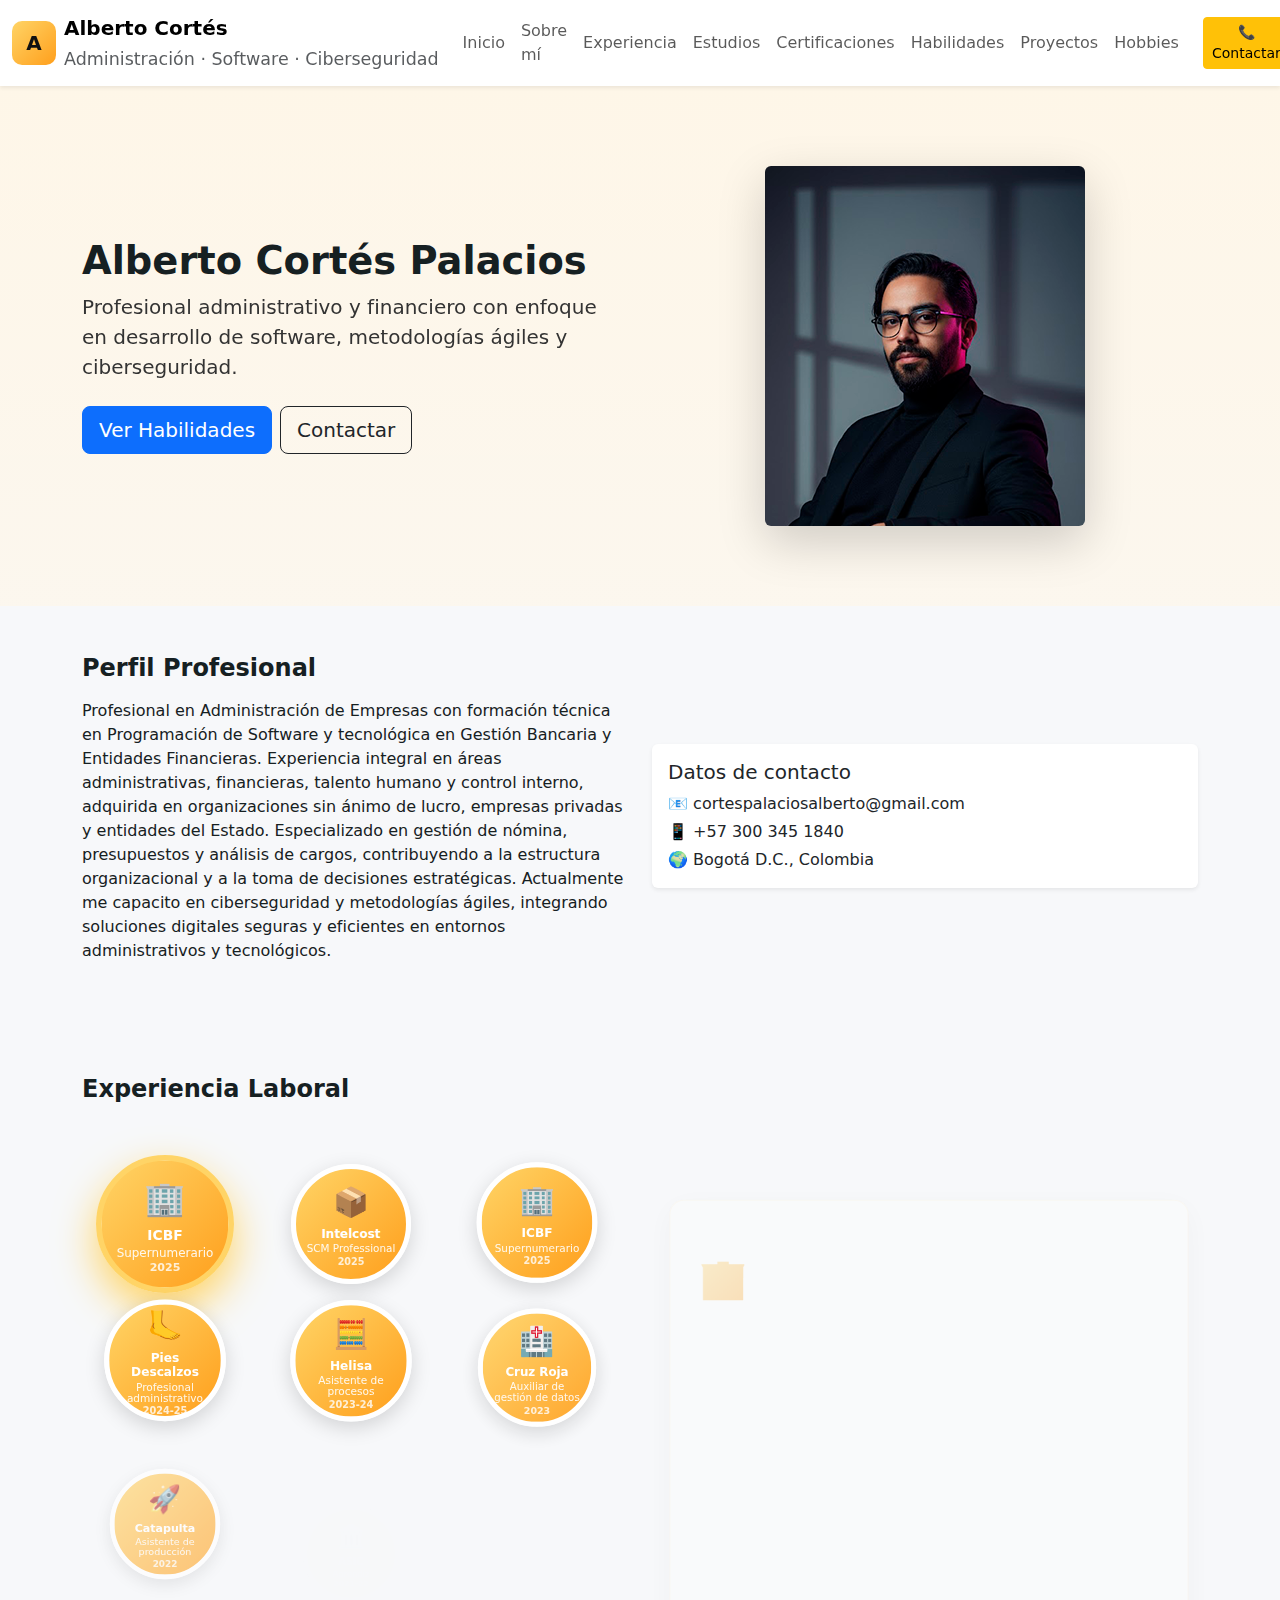
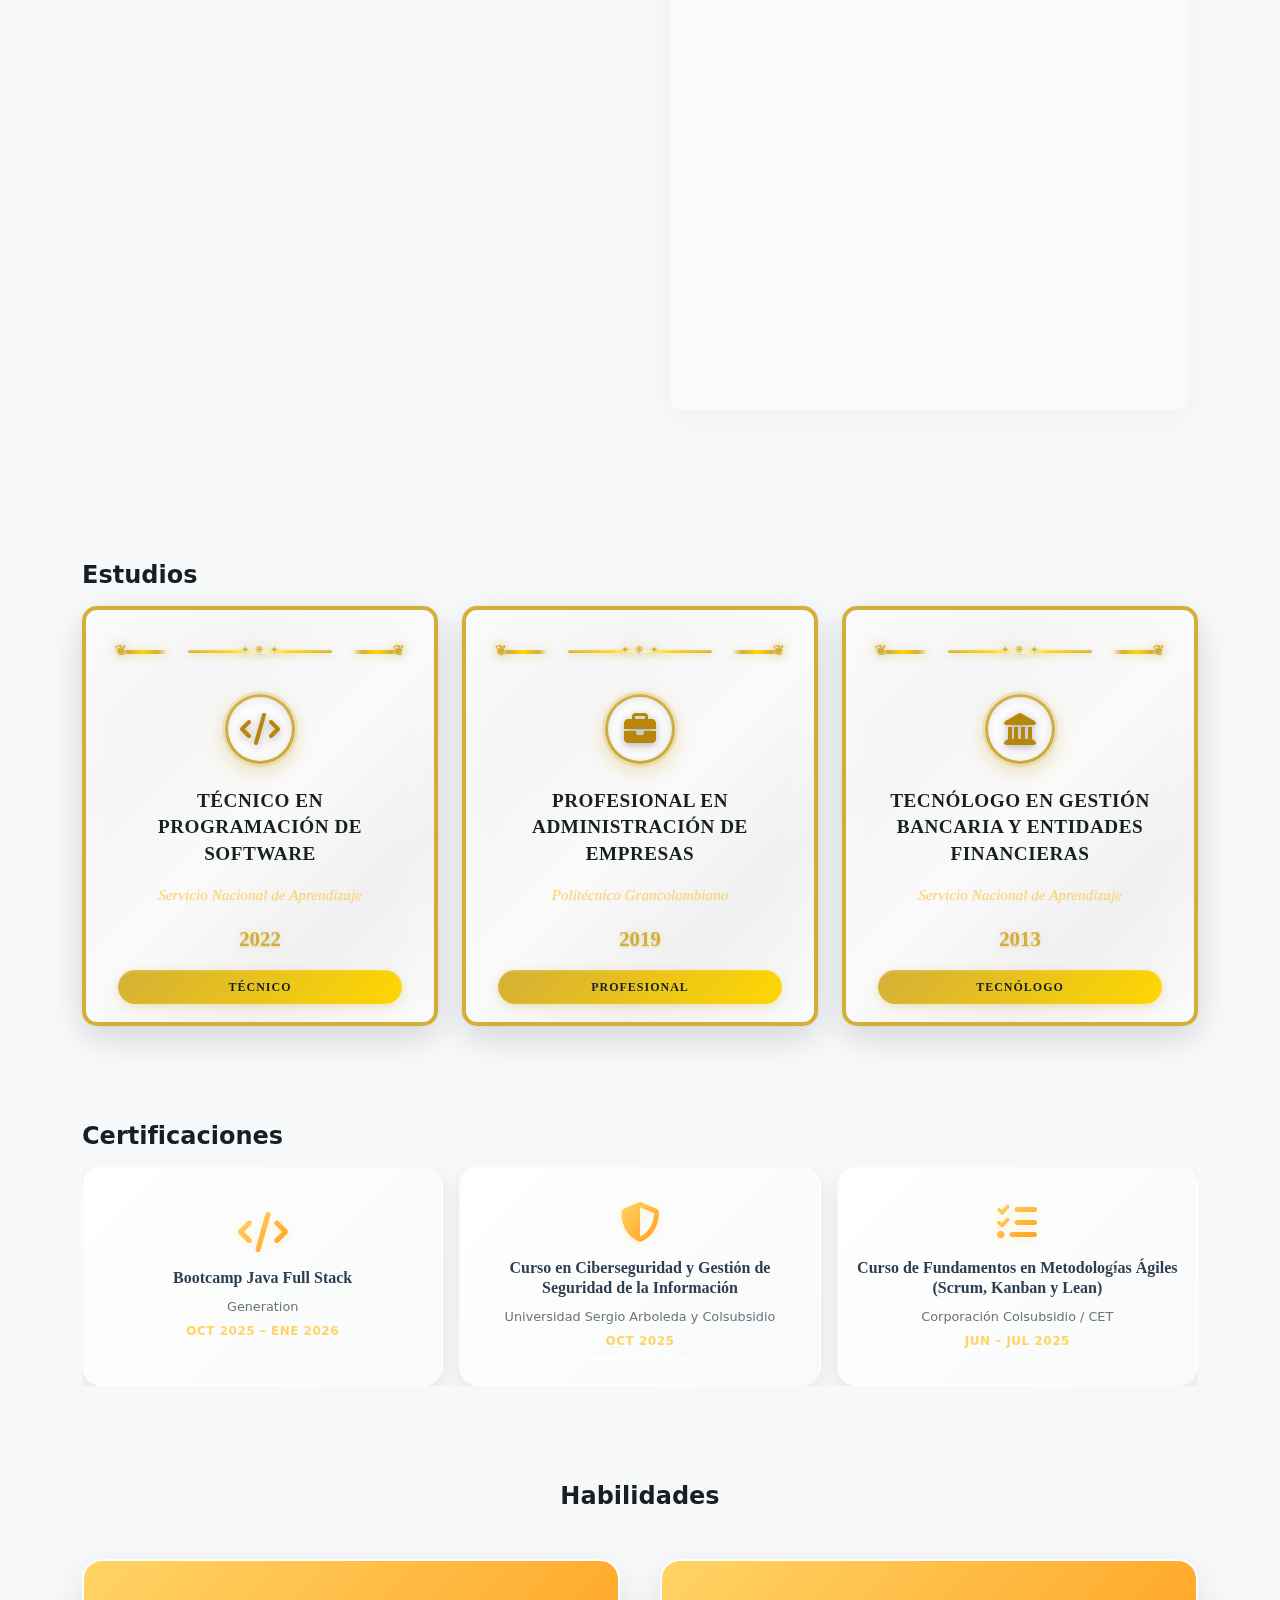
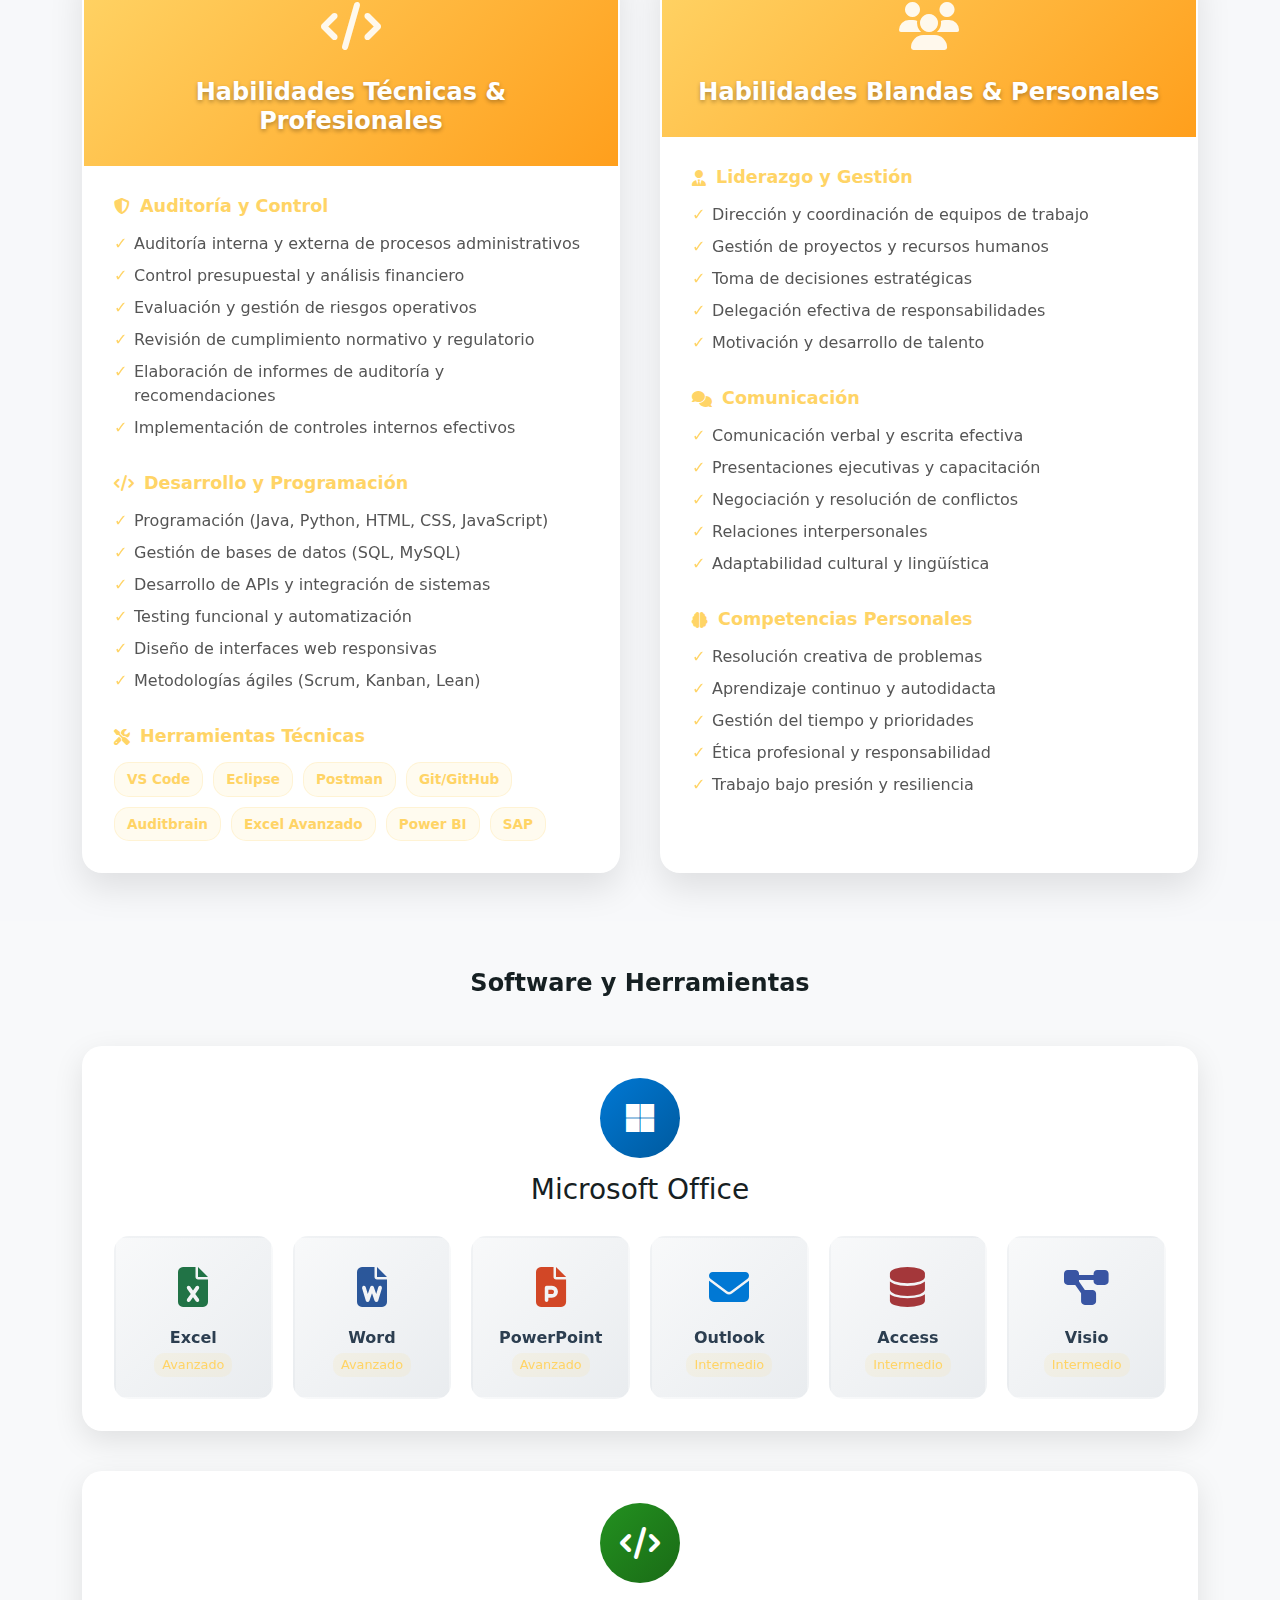
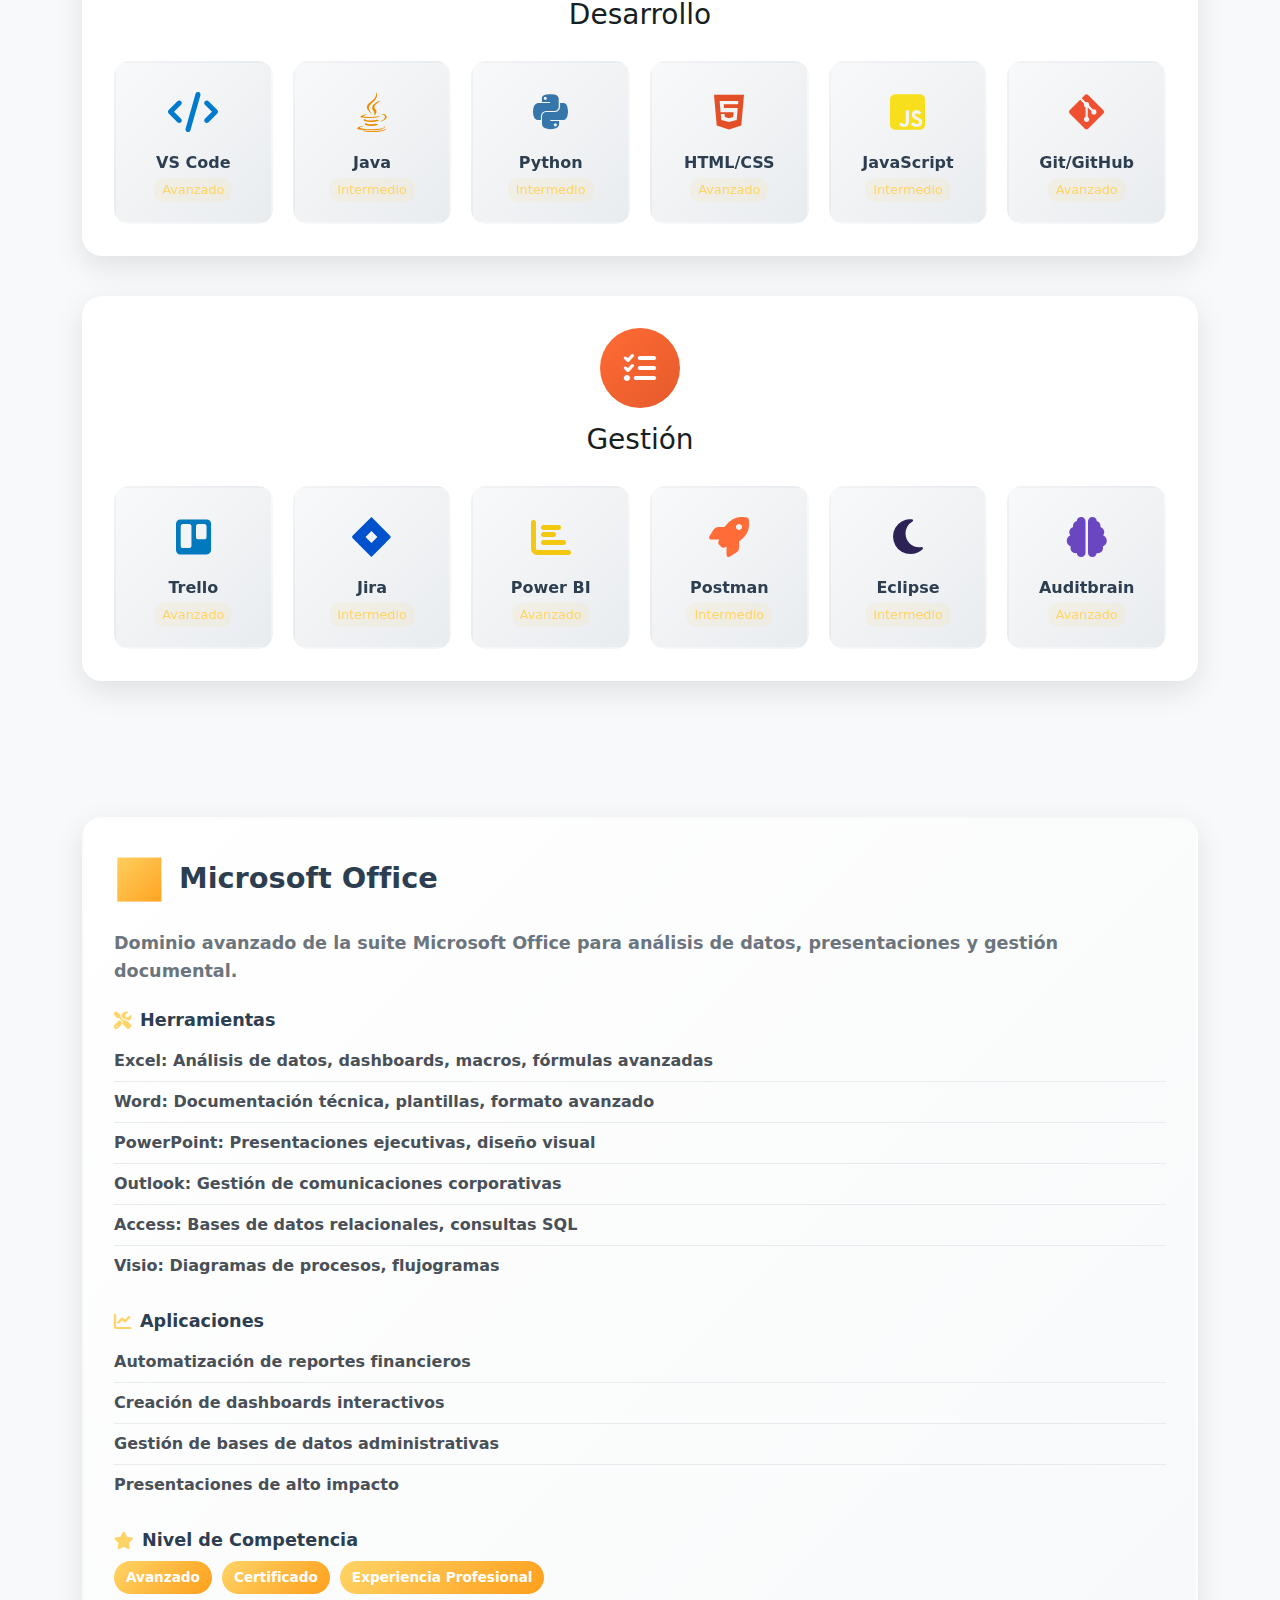
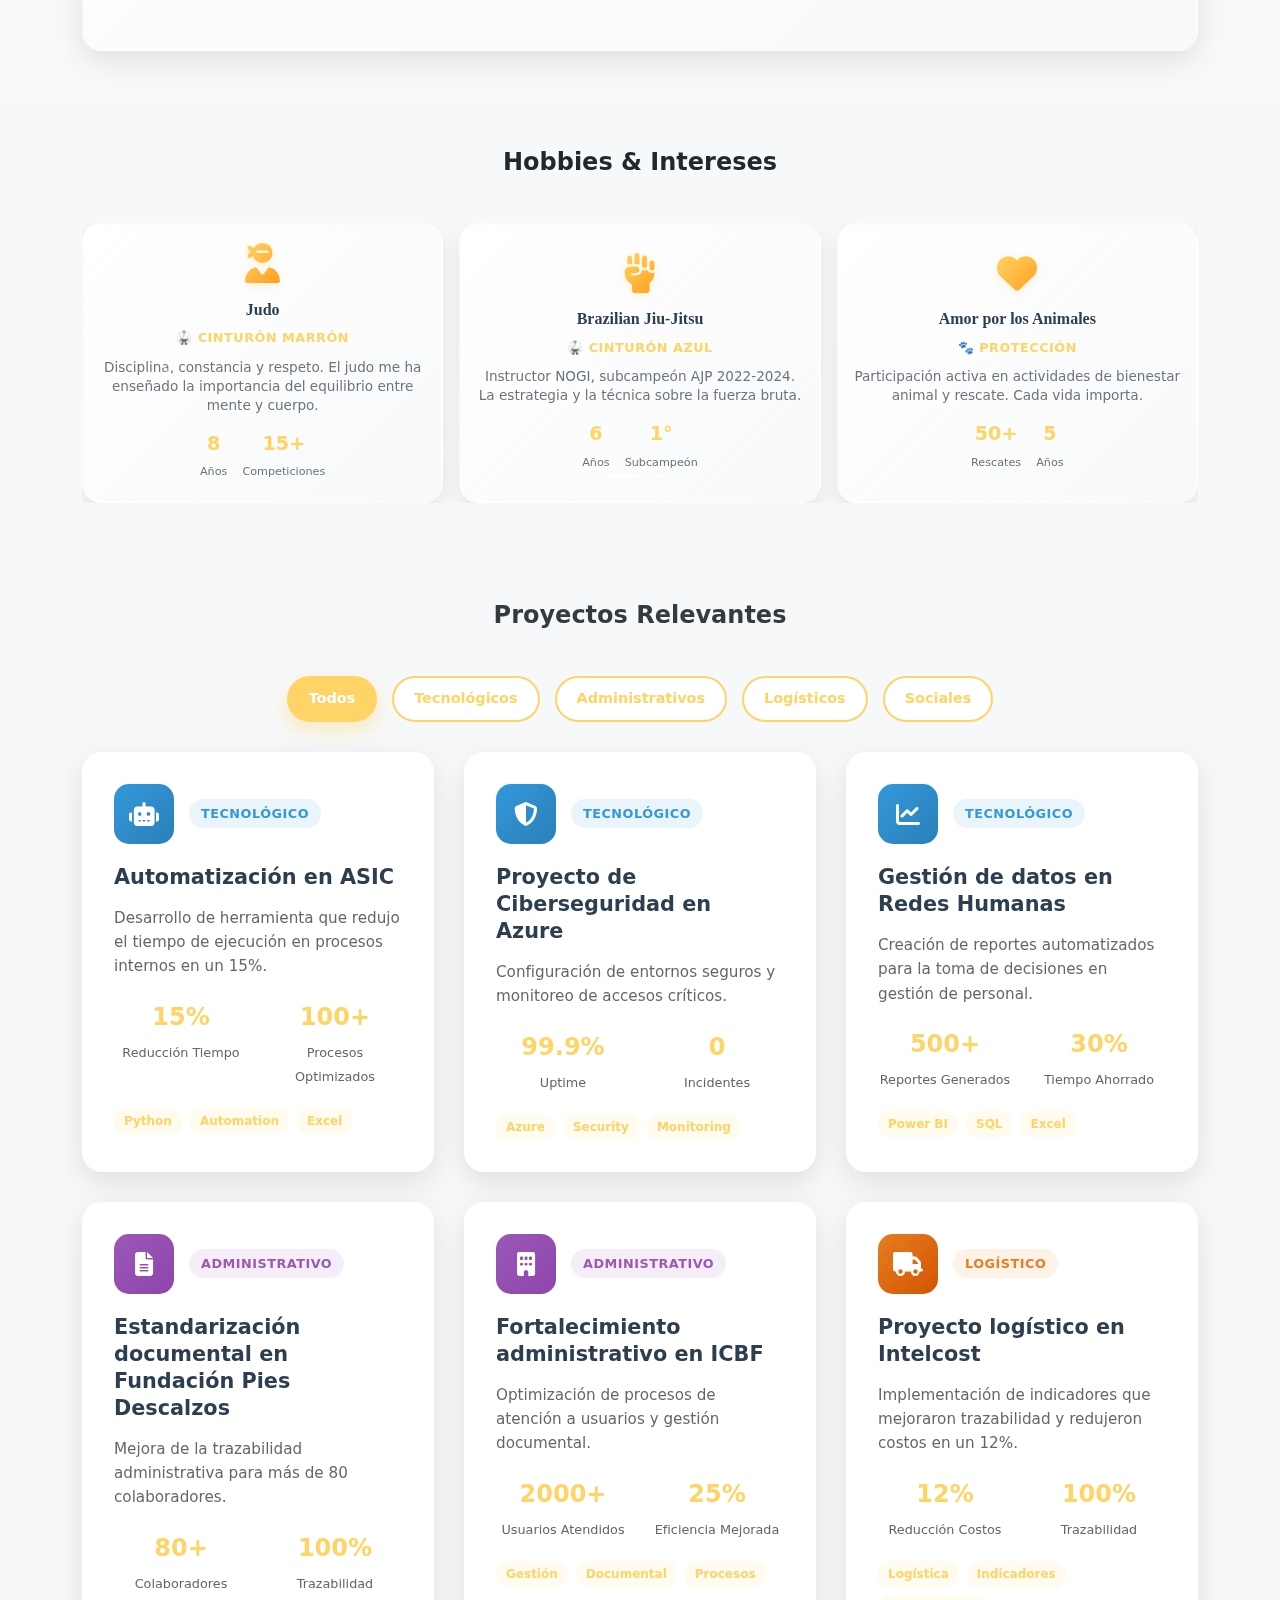
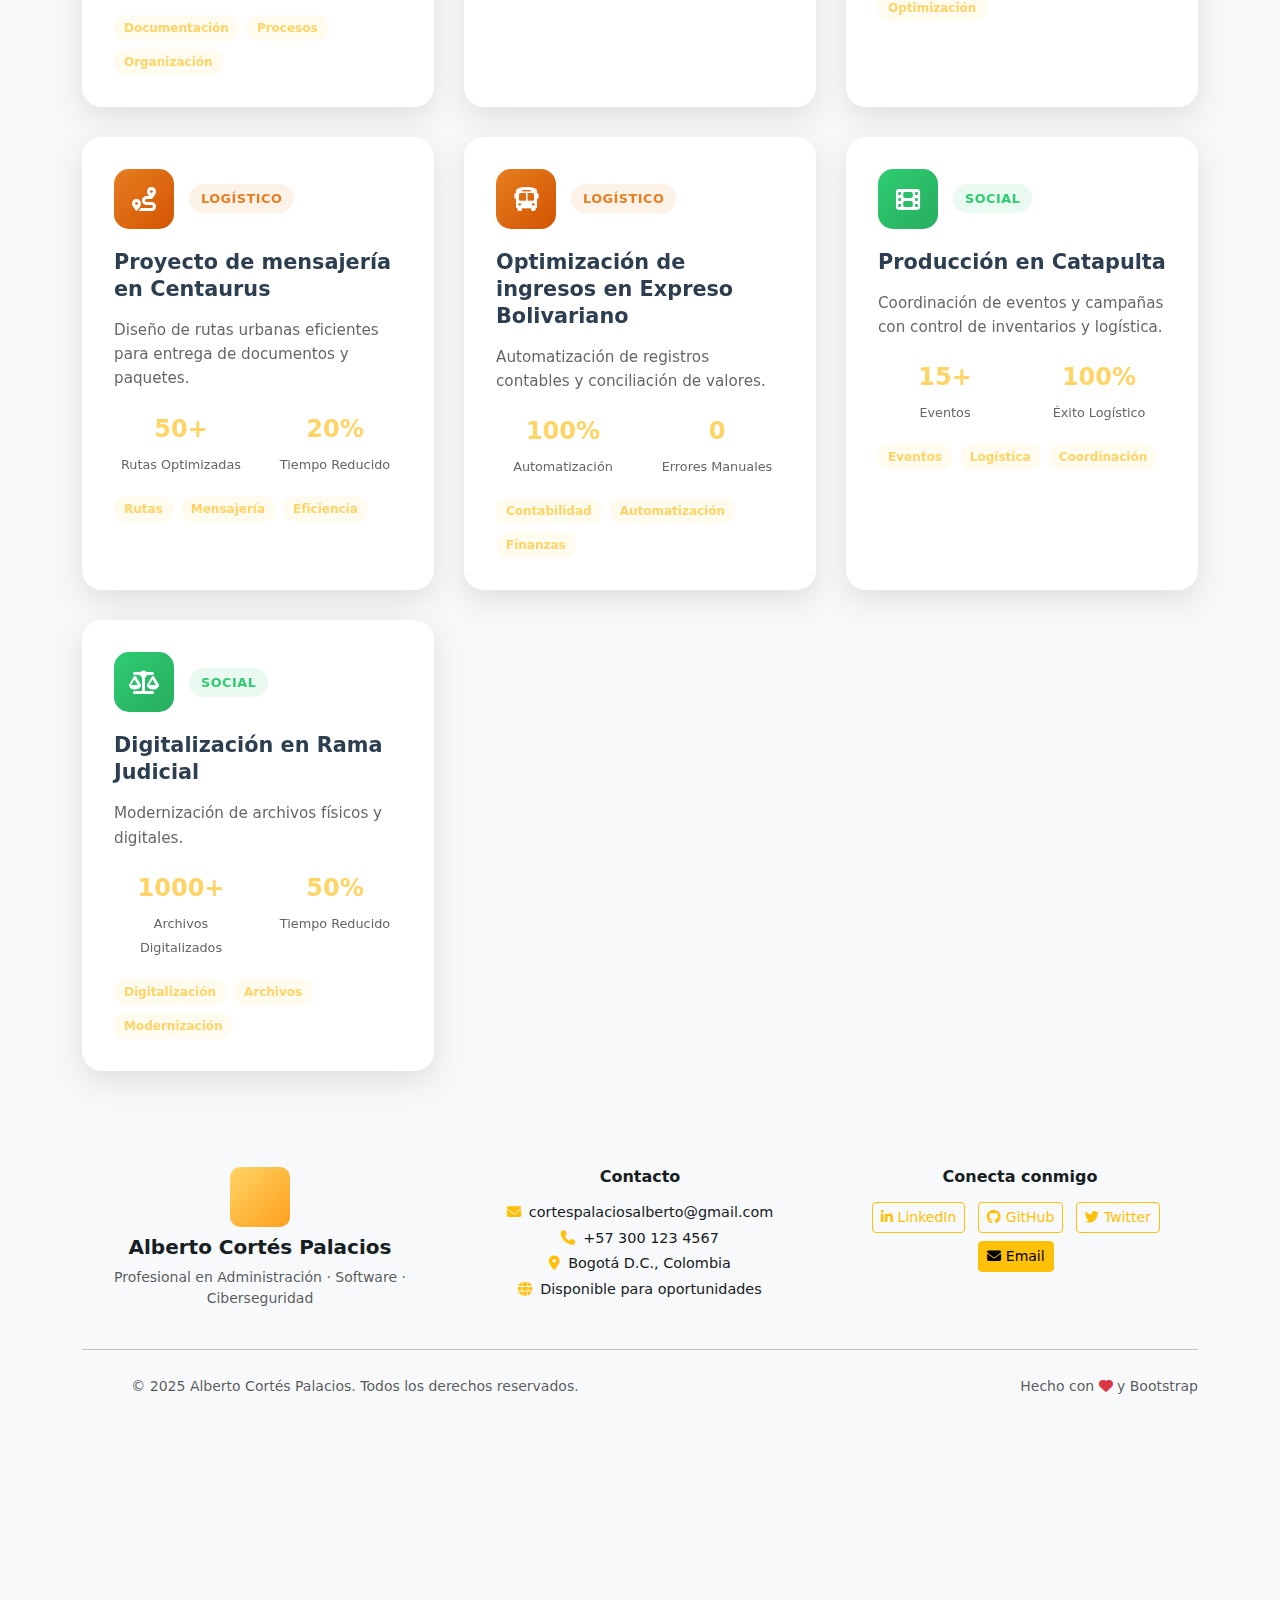
<file: index.html>
<!doctype html>
<!-- Declaración DOCTYPE: Indica que este es un documento HTML5 -->
<html lang="es">
  <!-- Etiqueta html con atributo lang="es": Define el idioma del documento como español -->
  <head>
    <!-- Sección head: Contiene metadatos e información que no se muestra en la página -->
    <meta charset="utf-8" />
    <!-- Meta charset: Define la codificación de caracteres como UTF-8 para caracteres especiales -->
    <meta name="viewport" content="width=device-width, initial-scale=1" />
    <!-- Meta viewport: Hace que el sitio sea responsivo en dispositivos móviles -->
    <title>Portafolio - Alberto Cortés Palacios</title>
    <!-- Título de la página: Aparece en la pestaña del navegador -->
    
    <!-- Bootstrap 5 CSS -->
    <link href="https://cdn.jsdelivr.net/npm/bootstrap@5.3.2/dist/css/bootstrap.min.css" rel="stylesheet">
    <!-- Enlace a Bootstrap: Framework CSS para diseño responsivo y componentes predefinidos -->
    
    <!-- FontAwesome -->
    <link href="https://cdnjs.cloudflare.com/ajax/libs/font-awesome/6.5.0/css/all.min.css" rel="stylesheet">
    <!-- Enlace a FontAwesome: Biblioteca de iconos vectoriales -->
    
    <!-- Custom styles -->
    <link href="styles.css" rel="stylesheet">
    <!-- Enlace a estilos personalizados: CSS propio del proyecto -->
  </head>
  <body>
    <!-- Cuerpo de la página: Contiene todo el contenido visible -->

    <!-- NAVBAR -->
    <!-- Barra de navegación principal del sitio web -->
    <header class="sticky-top shadow-sm">
      <!-- Header con posición fija: La barra se queda en la parte superior al hacer scroll -->
      <nav class="navbar navbar-expand-lg navbar-light bg-white py-2">
        <!-- Navbar de Bootstrap: Barra de navegación responsiva -->
        <div class="container-fluid align-items-center">
          <!-- Contenedor fluido: Ocupa todo el ancho disponible -->
          <a class="navbar-brand d-flex align-items-center gap-2" href="#">
            <!-- Logo/marca de la navbar: Enlace a la página principal -->
            <div class="brand-mark">A</div>
            <!-- Inicial del nombre como logo distintivo -->
            <div>
              <div class="fw-bold">Alberto Cortés</div>
              <!-- Nombre completo en negrita -->
              <small class="text-muted">Administración · Software · Ciberseguridad</small>
              <!-- Especialidades profesionales en texto pequeño y gris -->
            </div>
          </a>

          <button class="navbar-toggler" type="button" data-bs-toggle="collapse" data-bs-target="#mainNav">
            <!-- Botón hamburguesa: Aparece en móviles para mostrar/ocultar el menú -->
            <span class="navbar-toggler-icon"></span>
            <!-- Icono de las tres líneas horizontales -->
          </button>

          <div class="collapse navbar-collapse" id="mainNav">
            <!-- Contenedor colapsable del menú: Se oculta/muestra en móviles -->
            <ul class="navbar-nav ms-auto align-items-lg-center">
              <!-- Lista de navegación: ms-auto alinea a la derecha, centrado verticalmente -->
              <li class="nav-item"><a class="nav-link" href="#hero">Inicio</a></li>
              <!-- Elemento de menú: Enlace a la sección hero/inicio -->
              <li class="nav-item"><a class="nav-link" href="#about">Sobre mí</a></li>
              <!-- Elemento de menú: Enlace a la sección sobre mí -->
              <li class="nav-item"><a class="nav-link" href="#experiencia">Experiencia</a></li>
              <!-- Elemento de menú: Enlace a la sección experiencia -->
              <li class="nav-item"><a class="nav-link" href="#estudios">Estudios</a></li>
              <!-- Elemento de menú: Enlace a la sección estudios -->
              <li class="nav-item"><a class="nav-link" href="#certificaciones">Certificaciones</a></li>
              <!-- Elemento de menú: Enlace a la sección certificaciones -->
              <li class="nav-item"><a class="nav-link" href="#skills">Habilidades</a></li>
              <!-- Elemento de menú: Enlace a la sección habilidades -->
              <li class="nav-item"><a class="nav-link" href="#projects">Proyectos</a></li>
              <!-- Elemento de menú: Enlace a la sección proyectos -->
              <li class="nav-item"><a class="nav-link" href="#hobbies">Hobbies</a></li>
              <!-- Elemento de menú: Enlace a la sección hobbies -->
              <li class="nav-item ms-3 d-none d-lg-block">
                <!-- Elemento especial: Solo visible en desktop (d-none d-lg-block) -->
                <a class="btn btn-warning btn-sm btn-cta" href="#footer">📞 Contactar</a>
                <!-- Botón de llamada a la acción: Enlace al footer para contacto -->
              </li>
            </ul>
          </div>
        </div>
      </nav>
    </header>

    <!-- HERO -->
    <!-- Sección principal/hero: Primera impresión del sitio web -->
    <section id="hero" class="hero d-flex align-items-center">
      <!-- Sección con id para navegación ancla y clases para centrado vertical -->
      <div class="container">
        <!-- Contenedor Bootstrap para limitar ancho máximo -->
        <div class="row align-items-center">
          <!-- Fila con elementos centrados verticalmente -->
          <div class="col-lg-6">
            <!-- Columna izquierda: Ocupa 6/12 columnas en desktop -->
            <h1 class="display-5 fw-bold hero-title">Alberto Cortés Palacios</h1>
            <!-- Título principal: Nombre completo con clases de Bootstrap para tamaño grande y negrita -->
            <p class="lead hero-sub">Profesional administrativo y financiero con enfoque en desarrollo de software, metodologías ágiles y ciberseguridad.</p>
            <!-- Párrafo descriptivo: Descripción profesional con clase lead para texto destacado -->
            <div class="d-flex gap-2 mt-4">
              <!-- Contenedor flexbox para botones con espacio entre ellos -->
              <a href="#skills" class="btn btn-primary btn-lg btn-animated">Ver Habilidades</a>
              <!-- Botón primario animado: Enlace a sección de habilidades -->
              <a href="#footer" class="btn btn-outline-dark btn-lg btn-animated">Contactar</a>
              <!-- Botón outline animado: Enlace a sección de contacto -->
            </div>
          </div>
          <div class="col-lg-6 text-center d-none d-lg-block">
            <!-- Columna derecha: Solo visible en desktop, centrada horizontalmente -->
            <div class="hero-card">
              <img src="Foto_Alberto.png" alt="foto" class="img-fluid rounded shadow-lg">
            </div>
          </div>
        </div>
      </div>
    </section>

    <!-- ABOUT -->
    <section id="about" class="py-5">
      <div class="container">
        <div class="row g-4 align-items-center">
          <div class="col-lg-6">
            <h2 class="section-title">Perfil Profesional</h2>
            <p>
              Profesional en Administración de Empresas con formación técnica en Programación de Software y tecnológica en Gestión Bancaria y Entidades Financieras. Experiencia integral en áreas administrativas, financieras, talento humano y control interno, adquirida en organizaciones sin ánimo de lucro, empresas privadas y entidades del Estado. Especializado en gestión de nómina, presupuestos y análisis de cargos, contribuyendo a la estructura organizacional y a la toma de decisiones estratégicas. Actualmente me capacito en ciberseguridad y metodologías ágiles, integrando soluciones digitales seguras y eficientes en entornos administrativos y tecnológicos.
            </p>
          </div>
          <div class="col-lg-6">
            <div class="card shadow-sm border-0">
              <div class="card-body">
                <h5 class="card-title">Datos de contacto</h5>
                <p class="mb-1">📧 cortespalaciosalberto@gmail.com</p>
                <p class="mb-1">📱 +57 300 345 1840</p>
                <p class="mb-0">🌍 Bogotá D.C., Colombia</p>
              </div>
            </div>
          </div>
        </div>
      </div>
    </section>

    <!-- EXPERIENCIA -->
    <section id="experiencia" class="py-5">
      <div class="container">
        <h2 class="section-title">Experiencia Laboral</h2>
        <div class="timeline">
          <div class="timeline-wrapper">
            <!-- Left side: Experience markers in grid -->
            <div class="timeline-grid">
              <!-- 2025 - ICBF Supernumerario (Oct-Nov) -->
              <div class="timeline-item" data-experience="icbf2">
                <div class="timeline-marker">
                  <div class="marker-content">
                    <div class="marker-icon">🏢</div>
                    <div class="marker-company">ICBF</div>
                    <div class="marker-role">Supernumerario</div>
                    <div class="marker-period">2025</div>
                  </div>
                </div>
              </div>

              <!-- 2025 - Intelcost SCM Professional -->
              <div class="timeline-item" data-experience="intelcost">
                <div class="timeline-marker">
                  <div class="marker-content">
                    <div class="marker-icon">📦</div>
                    <div class="marker-company">Intelcost</div>
                    <div class="marker-role">SCM Professional</div>
                    <div class="marker-period">2025</div>
                  </div>
                </div>
              </div>

              <!-- 2025 - ICBF Supernumerario (Ago-Sep) -->
              <div class="timeline-item" data-experience="icbf1">
                <div class="timeline-marker">
                  <div class="marker-content">
                    <div class="marker-icon">🏢</div>
                    <div class="marker-company">ICBF</div>
                    <div class="marker-role">Supernumerario</div>
                    <div class="marker-period">2025</div>
                  </div>
                </div>
              </div>

              <!-- 2024-2025 - Fundación Pies Descalzos -->
              <div class="timeline-item" data-experience="pies">
                <div class="timeline-marker">
                  <div class="marker-content">
                    <div class="marker-icon">🦶</div>
                    <div class="marker-company">Pies Descalzos</div>
                    <div class="marker-role">Profesional administrativo</div>
                    <div class="marker-period">2024-25</div>
                  </div>
                </div>
              </div>

              <!-- 2023-2024 - Gente Disponible + Proasistemas -->
              <div class="timeline-item" data-experience="gente">
                <div class="timeline-marker">
                  <div class="marker-content">
                    <div class="marker-icon">🧮</div>
                    <div class="marker-company">Helisa</div>
                    <div class="marker-role">Asistente de procesos</div>
                    <div class="marker-period">2023-24</div>
                  </div>
                </div>
              </div>

              <!-- 2023 - Redes Humanas S.A. -->
              <div class="timeline-item" data-experience="redes">
                <div class="timeline-marker">
                  <div class="marker-content">
                    <div class="marker-icon">🏥</div>
                    <div class="marker-company">Cruz Roja</div>
                    <div class="marker-role">Auxiliar de gestión de datos</div>
                    <div class="marker-period">2023</div>
                  </div>
                </div>
              </div>

              <!-- 2022 - Catapulta -->
              <div class="timeline-item" data-experience="catapulta">
                <div class="timeline-marker">
                  <div class="marker-content">
                    <div class="marker-icon">🚀</div>
                    <div class="marker-company">Catapulta</div>
                    <div class="marker-role">Asistente de producción</div>
                    <div class="marker-period">2022</div>
                  </div>
                </div>
              </div>

              <!-- 2021-2022 - ASIC -->
              <div class="timeline-item" data-experience="asic">
                <div class="timeline-marker">
                  <div class="marker-content">
                    <div class="marker-icon">🏛️</div>
                    <div class="marker-company">ASIC</div>
                    <div class="marker-role">Aprendiz</div>
                    <div class="marker-period">2021-22</div>
                  </div>
                </div>
              </div>

              <!-- 2018-2020 - Rama Judicial -->
              <div class="timeline-item" data-experience="judicial">
                <div class="timeline-marker">
                  <div class="marker-content">
                    <div class="marker-icon">⚖️</div>
                    <div class="marker-company">Rama Judicial</div>
                    <div class="marker-role">Escribiente municipal</div>
                    <div class="marker-period">2018-20</div>
                  </div>
                </div>
              </div>

              <!-- 2017-2018 - Expreso Bolivariano -->
              <div class="timeline-item" data-experience="expreso">
                <div class="timeline-marker">
                  <div class="marker-content">
                    <div class="marker-icon">🚌</div>
                    <div class="marker-company">Expreso Bolivariano</div>
                    <div class="marker-role">Auxiliar de ingresos</div>
                    <div class="marker-period">2017-18</div>
                  </div>
                </div>
              </div>

              <!-- 2014-2015 - Centaurus -->
              <div class="timeline-item" data-experience="centaurus">
                <div class="timeline-marker">
                  <div class="marker-content">
                    <div class="marker-icon">📦</div>
                    <div class="marker-company">Centaurus</div>
                    <div class="marker-role">Patinador</div>
                    <div class="marker-period">2014-15</div>
                  </div>
                </div>
              </div>
            </div>

            <!-- Right side: Experience details panel -->
            <div class="experience-details-panel">
              <div class="details-content">
                <div class="details-header">
                  <div class="details-icon">📦</div>
                  <div class="details-title">
                    <h3>Centaurus</h3>
                    <p class="details-subtitle">Patinador • Abril 2014 - Febrero 2015</p>
                  </div>
                </div>
                <div class="details-body">
                  <p class="details-description">Mi primer trabajo formal, donde desarrollé habilidades de responsabilidad, puntualidad y trabajo bajo presión. Esta experiencia me enseñó la importancia de la logística urbana y el servicio al cliente.</p>

                  <div class="details-section">
                    <h5>🔧 Responsabilidades</h5>
                    <ul>
                      <li>Entrega eficiente y distribución de documentos y paquetes en tiempos establecidos</li>
                      <li>Manejo de rutas urbanas garantizando eficiencia, seguridad y puntualidad</li>
                      <li>Apoyo logístico en tareas operativas de mensajería y distribución</li>
                      <li>Gestión de entregas especiales y manejo de clientes corporativos</li>
                      <li>Mantenimiento de estándares de calidad en servicio al cliente</li>
                    </ul>
                  </div>

                  <div class="details-section">
                    <h5>🏆 Logros</h5>
                    <ul>
                      <li>Desarrollo de habilidades de navegación urbana</li>
                      <li>Aprendizaje de gestión del tiempo bajo presión</li>
                      <li>Experiencia en atención al cliente directo</li>
                    </ul>
                  </div>

                  <div class="details-section">
                    <h5>💡 Habilidades</h5>
                    <div class="skills-tags">
                      <span class="skill-tag">Logística urbana</span>
                      <span class="skill-tag">Servicio al cliente</span>
                      <span class="skill-tag">Gestión del tiempo</span>
                      <span class="skill-tag">Navegación</span>
                    </div>
                  </div>
                </div>
              </div>
            </div>
          </div>
        </div>
      </div>
    </section>

    <!-- ESTUDIOS -->
    <section id="estudios" class="py-5 bg-light">
      <div class="container">
        <h2 class="section-title">Estudios</h2>
        <div class="row g-4 justify-content-center">
          <div class="col-md-4">
            <div class="diploma-card">
              <!-- Bordes ornamentales superiores -->
              <div class="diploma-border-top">
                <div class="diploma-ornament-left"></div>
                <div class="diploma-ornament-center"></div>
                <div class="diploma-ornament-right"></div>
              </div>

              <!-- Sello oficial -->
              <div class="diploma-seal-container">
                <div class="diploma-seal">
                  <i class="fas fa-code"></i>
                </div>
              </div>

              <!-- Contenido principal -->
              <div class="diploma-content">
                <div class="diploma-title">Técnico en Programación de Software</div>
                <div class="diploma-institution">Servicio Nacional de Aprendizaje</div>
                <div class="diploma-year">2022</div>
                <div class="diploma-type">Técnico</div>
              </div>

              <!-- Bordes ornamentales inferiores -->
              <div class="diploma-border-bottom">
                <div class="diploma-ornament-left"></div>
                <div class="diploma-ornament-center"></div>
                <div class="diploma-ornament-right"></div>
              </div>
            </div>
          </div>

          <div class="col-md-4">
            <div class="diploma-card">
              <!-- Bordes ornamentales superiores -->
              <div class="diploma-border-top">
                <div class="diploma-ornament-left"></div>
                <div class="diploma-ornament-center"></div>
                <div class="diploma-ornament-right"></div>
              </div>

              <!-- Sello oficial -->
              <div class="diploma-seal-container">
                <div class="diploma-seal">
                  <i class="fas fa-briefcase"></i>
                </div>
              </div>

              <!-- Contenido principal -->
              <div class="diploma-content">
                <div class="diploma-title">Profesional en Administración de Empresas</div>
                <div class="diploma-institution">Politécnico Grancolombiano</div>
                <div class="diploma-year">2019</div>
                <div class="diploma-type">Profesional</div>
              </div>

              <!-- Bordes ornamentales inferiores -->
              <div class="diploma-border-bottom">
                <div class="diploma-ornament-left"></div>
                <div class="diploma-ornament-center"></div>
                <div class="diploma-ornament-right"></div>
              </div>
            </div>
          </div>

          <div class="col-md-4">
            <div class="diploma-card">
              <!-- Bordes ornamentales superiores -->
              <div class="diploma-border-top">
                <div class="diploma-ornament-left"></div>
                <div class="diploma-ornament-center"></div>
                <div class="diploma-ornament-right"></div>
              </div>

              <!-- Sello oficial -->
              <div class="diploma-seal-container">
                <div class="diploma-seal">
                  <i class="fas fa-landmark"></i>
                </div>
              </div>

              <!-- Contenido principal -->
              <div class="diploma-content">
                <div class="diploma-title">Tecnólogo en Gestión Bancaria y Entidades Financieras</div>
                <div class="diploma-institution">Servicio Nacional de Aprendizaje</div>
                <div class="diploma-year">2013</div>
                <div class="diploma-type">Tecnólogo</div>
              </div>

              <!-- Bordes ornamentales inferiores -->
              <div class="diploma-border-bottom">
                <div class="diploma-ornament-left"></div>
                <div class="diploma-ornament-center"></div>
                <div class="diploma-ornament-right"></div>
              </div>
            </div>
          </div>
        </div>
      </div>
    </section>

    <!-- CERTIFICACIONES -->
 <section id="certificaciones" class="py-5">
  <div class="container">
    <h2 class="section-title">Certificaciones</h2>
    <div id="certificationsCarousel" class="carousel slide" data-bs-ride="carousel">
      <div class="carousel-inner">

        <!-- Slide 1 (2025) -->
        <div class="carousel-item active">
          <div class="row g-3">
            <div class="col-md-4">
              <div class="certification-card">
                <div class="certification-icon">
                  <i class="fas fa-code"></i>
                </div>
                <div class="certification-content">
                  <h5 class="certification-title">Bootcamp Java Full Stack</h5>
                  <p class="certification-institution">Generation</p>
                  <p class="certification-period">Oct 2025 – Ene 2026</p>
                </div>
              </div>
            </div>
            <div class="col-md-4">
              <div class="certification-card">
                <div class="certification-icon">
                  <i class="fas fa-shield-alt"></i>
                </div>
                <div class="certification-content">
                  <h5 class="certification-title">Curso en Ciberseguridad y Gestión de Seguridad de la Información</h5>
                  <p class="certification-institution">Universidad Sergio Arboleda y Colsubsidio</p>
                  <p class="certification-period">Oct 2025</p>
                </div>
              </div>
            </div>
            <div class="col-md-4">
              <div class="certification-card">
                <div class="certification-icon">
                  <i class="fas fa-tasks"></i>
                </div>
                <div class="certification-content">
                  <h5 class="certification-title">Curso de Fundamentos en Metodologías Ágiles (Scrum, Kanban y Lean)</h5>
                  <p class="certification-institution">Corporación Colsubsidio / CET</p>
                  <p class="certification-period">Jun – Jul 2025</p>
                </div>
              </div>
            </div>
          </div>
        </div>

        <!-- Slide 2 (2022–2019) -->
        <div class="carousel-item">
          <div class="row g-3">
            <div class="col-md-4">
              <div class="certification-card">
                <div class="certification-icon">
                  <i class="fas fa-lock"></i>
                </div>
                <div class="certification-content">
                  <h5 class="certification-title">Bootcamp Ciberseguridad Azure</h5>
                  <p class="certification-institution">Certificación independiente</p>
                  <p class="certification-period">Dic 2022</p>
                </div>
              </div>
            </div>
            <div class="col-md-4">
              <div class="certification-card">
                <div class="certification-icon">
                  <i class="fas fa-table"></i>
                </div>
                <div class="certification-content">
                  <h5 class="certification-title">Excel Avanzado</h5>
                  <p class="certification-institution">Fundación Universitaria Compensar</p>
                  <p class="certification-period">2021</p>
                </div>
              </div>
            </div>
            <div class="col-md-4">
              <div class="certification-card">
                <div class="certification-icon">
                  <i class="fas fa-language"></i>
                </div>
                <div class="certification-content">
                  <h5 class="certification-title">English Dot Works 4</h5>
                  <p class="certification-institution">SENA</p>
                  <p class="certification-period">2019</p>
                </div>
              </div>
            </div>
          </div>
        </div>

        <!-- Slide 3 (2018–2013) -->
        <div class="carousel-item">
          <div class="row g-3">
            <div class="col-md-4">
              <div class="certification-card">
                <div class="certification-icon">
                  <i class="fas fa-users"></i>
                </div>
                <div class="certification-content">
                  <h5 class="certification-title">Manejo del Conflicto, Negociación y Trabajo en Equipo</h5>
                  <p class="certification-institution">Institución Educación FUTURO</p>
                  <p class="certification-period">2018</p>
                </div>
              </div>
            </div>
            <div class="col-md-4">
              <div class="certification-card">
                <div class="certification-icon">
                  <i class="fas fa-balance-scale"></i>
                </div>
                <div class="certification-content">
                  <h5 class="certification-title">Análisis del Sistema de Administración del Riesgo y Lavado de Activos (SALAFT)</h5>
                  <p class="certification-institution">SENA</p>
                  <p class="certification-period">2013</p>
                </div>
              </div>
            </div>
            <div class="col-md-4">
              <div class="certification-card">
                <div class="certification-icon">
                  <i class="fas fa-comment-dots"></i>
                </div>
                <div class="certification-content">
                  <h5 class="certification-title">Desarrollo de Procesos Comunicativos en inglés (Oral y Escrito)</h5>
                  <p class="certification-institution">SENA</p>
                  <p class="certification-period">2013</p>
                </div>
              </div>
            </div>
          </div>
        </div>

      </div>

      <!-- Controles -->
      <button class="carousel-control-prev" type="button" data-bs-target="#certificationsCarousel" data-bs-slide="prev">
        <span class="carousel-control-prev-icon" aria-hidden="true"></span>
        <span class="visually-hidden">Previous</span>
      </button>
      <button class="carousel-control-next" type="button" data-bs-target="#certificationsCarousel" data-bs-slide="next">
        <span class="carousel-control-next-icon" aria-hidden="true"></span>
        <span class="visually-hidden">Next</span>
      </button>

      <!-- Indicadores -->
      <div class="carousel-indicators">
        <button type="button" data-bs-target="#certificationsCarousel" data-bs-slide-to="0" class="active" aria-current="true" aria-label="Slide 1"></button>
        <button type="button" data-bs-target="#certificationsCarousel" data-bs-slide-to="1" aria-label="Slide 2"></button>
        <button type="button" data-bs-target="#certificationsCarousel" data-bs-slide-to="2" aria-label="Slide 3"></button>
      </div>
    </div>
  </div>
</section>





    <!-- HABILIDADES -->
    <section id="skills" class="py-5">
      <div class="container">
        <h2 class="section-title text-center mb-5">Habilidades</h2>

        <div class="skills-cards-container">
          <!-- Card 1: Técnicas y Profesionales -->
          <div class="skill-card-large">
            <div class="skill-card-header">
              <div class="skill-card-icon">
                <i class="fas fa-code"></i>
              </div>
              <h3>Habilidades Técnicas & Profesionales</h3>
            </div>
            <div class="skill-card-content">
              <div class="skill-categories">
                <div class="skill-category">
                  <h5><i class="fas fa-shield-alt"></i> Auditoría y Control</h5>
                  <ul>
                    <li>Auditoría interna y externa de procesos administrativos</li>
                    <li>Control presupuestal y análisis financiero</li>
                    <li>Evaluación y gestión de riesgos operativos</li>
                    <li>Revisión de cumplimiento normativo y regulatorio</li>
                    <li>Elaboración de informes de auditoría y recomendaciones</li>
                    <li>Implementación de controles internos efectivos</li>
                  </ul>
                </div>

                <div class="skill-category">
                  <h5><i class="fas fa-code"></i> Desarrollo y Programación</h5>
                  <ul>
                    <li>Programación (Java, Python, HTML, CSS, JavaScript)</li>
                    <li>Gestión de bases de datos (SQL, MySQL)</li>
                    <li>Desarrollo de APIs y integración de sistemas</li>
                    <li>Testing funcional y automatización</li>
                    <li>Diseño de interfaces web responsivas</li>
                    <li>Metodologías ágiles (Scrum, Kanban, Lean)</li>
                  </ul>
                </div>

                <div class="skill-category">
                  <h5><i class="fas fa-tools"></i> Herramientas Técnicas</h5>
                  <div class="tools-list">
                    <span class="tool-item">VS Code</span>
                    <span class="tool-item">Eclipse</span>
                    <span class="tool-item">Postman</span>
                    <span class="tool-item">Git/GitHub</span>
                    <span class="tool-item">Auditbrain</span>
                    <span class="tool-item">Excel Avanzado</span>
                    <span class="tool-item">Power BI</span>
                    <span class="tool-item">SAP</span>
                  </div>
                </div>
              </div>
            </div>
          </div>

          <!-- Card 2: Blandas y Personales -->
          <div class="skill-card-large">
            <div class="skill-card-header">
              <div class="skill-card-icon">
                <i class="fas fa-users"></i>
              </div>
              <h3>Habilidades Blandas & Personales</h3>
            </div>
            <div class="skill-card-content">
              <div class="skill-categories">
                <div class="skill-category">
                  <h5><i class="fas fa-user-tie"></i> Liderazgo y Gestión</h5>
                  <ul>
                    <li>Dirección y coordinación de equipos de trabajo</li>
                    <li>Gestión de proyectos y recursos humanos</li>
                    <li>Toma de decisiones estratégicas</li>
                    <li>Delegación efectiva de responsabilidades</li>
                    <li>Motivación y desarrollo de talento</li>
                  </ul>
                </div>

                <div class="skill-category">
                  <h5><i class="fas fa-comments"></i> Comunicación</h5>
                  <ul>
                    <li>Comunicación verbal y escrita efectiva</li>
                    <li>Presentaciones ejecutivas y capacitación</li>
                    <li>Negociación y resolución de conflictos</li>
                    <li>Relaciones interpersonales</li>
                    <li>Adaptabilidad cultural y lingüística</li>
                  </ul>
                </div>

                <div class="skill-category">
                  <h5><i class="fas fa-brain"></i> Competencias Personales</h5>
                  <ul>
                    <li>Resolución creativa de problemas</li>
                    <li>Aprendizaje continuo y autodidacta</li>
                    <li>Gestión del tiempo y prioridades</li>
                    <li>Ética profesional y responsabilidad</li>
                    <li>Trabajo bajo presión y resiliencia</li>
                  </ul>
                </div>
              </div>
            </div>
          </div>
        </div>
      </div>
    </section>

    <!-- SOFTWARE Y HERRAMIENTAS -->
    <section id="software" class="py-5 bg-light">
      <div class="container">
        <h2 class="section-title text-center mb-5">Software y Herramientas</h2>

        <div class="software-showcase">
          <!-- Categoría Microsoft Office -->
          <div class="software-category office-category">
            <div class="category-header">
              <div class="category-icon office-icon">
                <i class="fab fa-microsoft"></i>
              </div>
              <h3>Microsoft Office</h3>
            </div>
            <div class="tools-grid">
              <div class="tool-card excel-tool">
                <div class="tool-icon">
                  <i class="fas fa-file-excel"></i>
                </div>
                <div class="tool-info">
                  <h6>Excel</h6>
                  <span class="tool-level">Avanzado</span>
                </div>
              </div>

              <div class="tool-card word-tool">
                <div class="tool-icon">
                  <i class="fas fa-file-word"></i>
                </div>
                <div class="tool-info">
                  <h6>Word</h6>
                  <span class="tool-level">Avanzado</span>
                </div>
              </div>

              <div class="tool-card powerpoint-tool">
                <div class="tool-icon">
                  <i class="fas fa-file-powerpoint"></i>
                </div>
                <div class="tool-info">
                  <h6>PowerPoint</h6>
                  <span class="tool-level">Avanzado</span>
                </div>
              </div>

              <div class="tool-card outlook-tool">
                <div class="tool-icon">
                  <i class="fas fa-envelope"></i>
                </div>
                <div class="tool-info">
                  <h6>Outlook</h6>
                  <span class="tool-level">Intermedio</span>
                </div>
              </div>

              <div class="tool-card access-tool">
                <div class="tool-icon">
                  <i class="fas fa-database"></i>
                </div>
                <div class="tool-info">
                  <h6>Access</h6>
                  <span class="tool-level">Intermedio</span>
                </div>
              </div>

              <div class="tool-card visio-tool">
                <div class="tool-icon">
                  <i class="fas fa-project-diagram"></i>
                </div>
                <div class="tool-info">
                  <h6>Visio</h6>
                  <span class="tool-level">Intermedio</span>
                </div>
              </div>
            </div>
          </div>

          <!-- Categoría Desarrollo -->
          <div class="software-category dev-category">
            <div class="category-header">
              <div class="category-icon dev-icon">
                <i class="fas fa-code"></i>
              </div>
              <h3>Desarrollo</h3>
            </div>
            <div class="tools-grid">
              <div class="tool-card vscode-tool">
                <div class="tool-icon">
                  <i class="fas fa-code"></i>
                </div>
                <div class="tool-info">
                  <h6>VS Code</h6>
                  <span class="tool-level">Avanzado</span>
                </div>
              </div>

              <div class="tool-card java-tool">
                <div class="tool-icon">
                  <i class="fab fa-java"></i>
                </div>
                <div class="tool-info">
                  <h6>Java</h6>
                  <span class="tool-level">Intermedio</span>
                </div>
              </div>

              <div class="tool-card python-tool">
                <div class="tool-icon">
                  <i class="fab fa-python"></i>
                </div>
                <div class="tool-info">
                  <h6>Python</h6>
                  <span class="tool-level">Intermedio</span>
                </div>
              </div>

              <div class="tool-card html-tool">
                <div class="tool-icon">
                  <i class="fab fa-html5"></i>
                </div>
                <div class="tool-info">
                  <h6>HTML/CSS</h6>
                  <span class="tool-level">Avanzado</span>
                </div>
              </div>

              <div class="tool-card js-tool">
                <div class="tool-icon">
                  <i class="fab fa-js-square"></i>
                </div>
                <div class="tool-info">
                  <h6>JavaScript</h6>
                  <span class="tool-level">Intermedio</span>
                </div>
              </div>

              <div class="tool-card git-tool">
                <div class="tool-icon">
                  <i class="fab fa-git-alt"></i>
                </div>
                <div class="tool-info">
                  <h6>Git/GitHub</h6>
                  <span class="tool-level">Avanzado</span>
                </div>
              </div>
            </div>
          </div>

          <!-- Categoría Gestión de Proyectos -->
          <div class="software-category management-category">
            <div class="category-header">
              <div class="category-icon management-icon">
                <i class="fas fa-tasks"></i>
              </div>
              <h3>Gestión</h3>
            </div>
            <div class="tools-grid">
              <div class="tool-card trello-tool">
                <div class="tool-icon">
                  <i class="fab fa-trello"></i>
                </div>
                <div class="tool-info">
                  <h6>Trello</h6>
                  <span class="tool-level">Avanzado</span>
                </div>
              </div>

              <div class="tool-card jira-tool">
                <div class="tool-icon">
                  <i class="fab fa-jira"></i>
                </div>
                <div class="tool-info">
                  <h6>Jira</h6>
                  <span class="tool-level">Intermedio</span>
                </div>
              </div>

              <div class="tool-card powerbi-tool">
                <div class="tool-icon">
                  <i class="fas fa-chart-bar"></i>
                </div>
                <div class="tool-info">
                  <h6>Power BI</h6>
                  <span class="tool-level">Avanzado</span>
                </div>
              </div>

              <div class="tool-card postman-tool">
                <div class="tool-icon">
                  <i class="fas fa-rocket"></i>
                </div>
                <div class="tool-info">
                  <h6>Postman</h6>
                  <span class="tool-level">Intermedio</span>
                </div>
              </div>

              <div class="tool-card eclipse-tool">
                <div class="tool-icon">
                  <i class="fas fa-moon"></i>
                </div>
                <div class="tool-info">
                  <h6>Eclipse</h6>
                  <span class="tool-level">Intermedio</span>
                </div>
              </div>

              <div class="tool-card auditbrain-tool">
                <div class="tool-icon">
                  <i class="fas fa-brain"></i>
                </div>
                <div class="tool-info">
                  <h6>Auditbrain</h6>
                  <span class="tool-level">Avanzado</span>
                </div>
              </div>
            </div>
          </div>
        </div>
      </div>
    </section>

    <!-- Microsoft Office Details Card -->
    <section class="py-5 bg-light">
      <div class="container">
        <div class="office-details-card">
          <div class="details-header">
            <div class="details-icon">📊</div>
            <div class="details-title">
              <h3>Microsoft Office</h3>
            </div>
          </div>
          <div class="details-description">
            Dominio avanzado de la suite Microsoft Office para análisis de datos, presentaciones y gestión documental.
          </div>

          <div class="details-section">
            <h5><i class="fas fa-tools"></i> Herramientas</h5>
            <ul>
              <li><strong>Excel:</strong> Análisis de datos, dashboards, macros, fórmulas avanzadas</li>
              <li><strong>Word:</strong> Documentación técnica, plantillas, formato avanzado</li>
              <li><strong>PowerPoint:</strong> Presentaciones ejecutivas, diseño visual</li>
              <li><strong>Outlook:</strong> Gestión de comunicaciones corporativas</li>
              <li><strong>Access:</strong> Bases de datos relacionales, consultas SQL</li>
              <li><strong>Visio:</strong> Diagramas de procesos, flujogramas</li>
            </ul>
          </div>

          <div class="details-section">
            <h5><i class="fas fa-chart-line"></i> Aplicaciones</h5>
            <ul>
              <li>Automatización de reportes financieros</li>
              <li>Creación de dashboards interactivos</li>
              <li>Gestión de bases de datos administrativas</li>
              <li>Presentaciones de alto impacto</li>
            </ul>
          </div>

          <div class="details-section">
            <h5><i class="fas fa-star"></i> Nivel de Competencia</h5>
            <div class="skills-tags">
              <span class="skill-tag">Avanzado</span>
              <span class="skill-tag">Certificado</span>
              <span class="skill-tag">Experiencia Profesional</span>
            </div>
          </div>
        </div>
      </div>
    </section>

    <!-- HOBBIES -->
    <section id="hobbies" class="py-5">
      <div class="container">
        <h2 class="section-title text-center mb-5">Hobbies & Intereses</h2>

        <div id="hobbiesCarousel" class="carousel slide" data-bs-ride="carousel">
          <div class="carousel-inner">

            <!-- Slide 1: Artes Marciales -->
            <div class="carousel-item active">
              <div class="row g-3">
                <div class="col-md-4">
                  <div class="hobby-card">
                    <div class="hobby-icon">
                      <i class="fas fa-user-ninja"></i>
                    </div>
                    <div class="hobby-content">
                      <h5 class="hobby-title">Judo</h5>
                      <p class="hobby-badge">🥋 Cinturón Marrón</p>
                      <p class="hobby-description">Disciplina, constancia y respeto. El judo me ha enseñado la importancia del equilibrio entre mente y cuerpo.</p>
                      <div class="hobby-stats">
                        <div class="stat-item">
                          <span class="stat-number">8</span>
                          <span class="stat-label">Años</span>
                        </div>
                        <div class="stat-item">
                          <span class="stat-number">15+</span>
                          <span class="stat-label">Competiciones</span>
                        </div>
                      </div>
                    </div>
                  </div>
                </div>
                <div class="col-md-4">
                  <div class="hobby-card">
                    <div class="hobby-icon">
                      <i class="fas fa-fist-raised"></i>
                    </div>
                    <div class="hobby-content">
                      <h5 class="hobby-title">Brazilian Jiu-Jitsu</h5>
                      <p class="hobby-badge">🥋 Cinturón Azul</p>
                      <p class="hobby-description">Instructor NOGI, subcampeón AJP 2022-2024. La estrategia y la técnica sobre la fuerza bruta.</p>
                      <div class="hobby-stats">
                        <div class="stat-item">
                          <span class="stat-number">6</span>
                          <span class="stat-label">Años</span>
                        </div>
                        <div class="stat-item">
                          <span class="stat-number">1°</span>
                          <span class="stat-label">Subcampeón</span>
                        </div>
                      </div>
                    </div>
                  </div>
                </div>
                <div class="col-md-4">
                  <div class="hobby-card">
                    <div class="hobby-icon">
                      <i class="fas fa-heart"></i>
                    </div>
                    <div class="hobby-content">
                      <h5 class="hobby-title">Amor por los Animales</h5>
                      <p class="hobby-badge">🐾 Protección</p>
                      <p class="hobby-description">Participación activa en actividades de bienestar animal y rescate. Cada vida importa.</p>
                      <div class="hobby-stats">
                        <div class="stat-item">
                          <span class="stat-number">50+</span>
                          <span class="stat-label">Rescates</span>
                        </div>
                        <div class="stat-item">
                          <span class="stat-number">5</span>
                          <span class="stat-label">Años</span>
                        </div>
                      </div>
                    </div>
                  </div>
                </div>
              </div>
            </div>

            <!-- Slide 2: Actividades Intelectuales y Dinámicas -->
            <div class="carousel-item">
              <div class="row g-3">
                <div class="col-md-4">
                  <div class="hobby-card">
                    <div class="hobby-icon">
                      <i class="fas fa-book-open"></i>
                    </div>
                    <div class="hobby-content">
                      <h5 class="hobby-title">Lectura</h5>
                      <p class="hobby-badge">📚 Conocimiento</p>
                      <p class="hobby-description">Desarrollo personal, tecnología y filosofía oriental. La lectura expande horizontes.</p>
                      <div class="hobby-stats">
                        <div class="stat-item">
                          <span class="stat-number">100+</span>
                          <span class="stat-label">Libros</span>
                        </div>
                        <div class="stat-item">
                          <span class="stat-number">3</span>
                          <span class="stat-label">Géneros</span>
                        </div>
                      </div>
                    </div>
                  </div>
                </div>
                <div class="col-md-4">
                  <div class="hobby-card">
                    <div class="hobby-icon">
                      <i class="fas fa-plane"></i>
                    </div>
                    <div class="hobby-content">
                      <h5 class="hobby-title">Viajes</h5>
                      <p class="hobby-badge">🌍 Exploración</p>
                      <p class="hobby-description">Explorar nuevas culturas y experiencias. Cada viaje es una lección de vida.</p>
                      <div class="hobby-stats">
                        <div class="stat-item">
                          <span class="stat-number">12</span>
                          <span class="stat-label">Países</span>
                        </div>
                        <div class="stat-item">
                          <span class="stat-number">25+</span>
                          <span class="stat-label">Ciudades</span>
                        </div>
                      </div>
                    </div>
                  </div>
                </div>
                <div class="col-md-4">
                  <div class="hobby-card">
                    <div class="hobby-icon">
                      <i class="fas fa-music"></i>
                    </div>
                    <div class="hobby-content">
                      <h5 class="hobby-title">Música & Deporte</h5>
                      <p class="hobby-badge">🎶 Actividad</p>
                      <p class="hobby-description">Rock clásico, jazz y entrenamiento funcional. La música y el movimiento mantienen el equilibrio.</p>
                      <div class="hobby-stats">
                        <div class="stat-item">
                          <span class="stat-number">10+</span>
                          <span class="stat-label">Años Música</span>
                        </div>
                        <div class="stat-item">
                          <span class="stat-number">5</span>
                          <span class="stat-label">Años Deporte</span>
                        </div>
                      </div>
                    </div>
                  </div>
                </div>
              </div>
            </div>

          </div>

          <!-- Controles -->
          <button class="carousel-control-prev" type="button" data-bs-target="#hobbiesCarousel" data-bs-slide="prev">
            <span class="carousel-control-prev-icon" aria-hidden="true"></span>
            <span class="visually-hidden">Previous</span>
          </button>
          <button class="carousel-control-next" type="button" data-bs-target="#hobbiesCarousel" data-bs-slide="next">
            <span class="carousel-control-next-icon" aria-hidden="true"></span>
            <span class="visually-hidden">Next</span>
          </button>

          <!-- Indicadores -->
          <div class="carousel-indicators">
            <button type="button" data-bs-target="#hobbiesCarousel" data-bs-slide-to="0" class="active" aria-current="true" aria-label="Slide 1"></button>
            <button type="button" data-bs-target="#hobbiesCarousel" data-bs-slide-to="1" aria-label="Slide 2"></button>
          </div>
        </div>
      </div>
    </section>

    <!-- PROJECTS -->
    <section id="projects" class="py-5">
      <div class="container">
        <h2 class="section-title text-center mb-5">Proyectos Relevantes</h2>

        <!-- Project Categories Filter -->
        <div class="project-filters text-center mb-4">
          <button class="filter-btn active" data-filter="all">Todos</button>
          <button class="filter-btn" data-filter="tech">Tecnológicos</button>
          <button class="filter-btn" data-filter="admin">Administrativos</button>
          <button class="filter-btn" data-filter="logistics">Logísticos</button>
          <button class="filter-btn" data-filter="social">Sociales</button>
        </div>

        <!-- Projects Grid -->
        <div class="projects-grid">
          <!-- Tech Projects -->
          <div class="project-card tech" data-category="tech">
            <div class="project-header">
              <div class="project-icon">
                <i class="fas fa-robot"></i>
              </div>
              <div class="project-category">Tecnológico</div>
            </div>
            <h4>Automatización en ASIC</h4>
            <p>Desarrollo de herramienta que redujo el tiempo de ejecución en procesos internos en un 15%.</p>
            <div class="project-metrics">
              <div class="metric">
                <span class="metric-value">15%</span>
                <span class="metric-label">Reducción Tiempo</span>
              </div>
              <div class="metric">
                <span class="metric-value">100+</span>
                <span class="metric-label">Procesos Optimizados</span>
              </div>
            </div>
            <div class="project-tech">
              <span class="tech-tag">Python</span>
              <span class="tech-tag">Automation</span>
              <span class="tech-tag">Excel</span>
            </div>
          </div>

          <div class="project-card tech" data-category="tech">
            <div class="project-header">
              <div class="project-icon">
                <i class="fas fa-shield-alt"></i>
              </div>
              <div class="project-category">Tecnológico</div>
            </div>
            <h4>Proyecto de Ciberseguridad en Azure</h4>
            <p>Configuración de entornos seguros y monitoreo de accesos críticos.</p>
            <div class="project-metrics">
              <div class="metric">
                <span class="metric-value">99.9%</span>
                <span class="metric-label">Uptime</span>
              </div>
              <div class="metric">
                <span class="metric-value">0</span>
                <span class="metric-label">Incidentes</span>
              </div>
            </div>
            <div class="project-tech">
              <span class="tech-tag">Azure</span>
              <span class="tech-tag">Security</span>
              <span class="tech-tag">Monitoring</span>
            </div>
          </div>

          <div class="project-card tech" data-category="tech">
            <div class="project-header">
              <div class="project-icon">
                <i class="fas fa-chart-line"></i>
              </div>
              <div class="project-category">Tecnológico</div>
            </div>
            <h4>Gestión de datos en Redes Humanas</h4>
            <p>Creación de reportes automatizados para la toma de decisiones en gestión de personal.</p>
            <div class="project-metrics">
              <div class="metric">
                <span class="metric-value">500+</span>
                <span class="metric-label">Reportes Generados</span>
              </div>
              <div class="metric">
                <span class="metric-value">30%</span>
                <span class="metric-label">Tiempo Ahorrado</span>
              </div>
            </div>
            <div class="project-tech">
              <span class="tech-tag">Power BI</span>
              <span class="tech-tag">SQL</span>
              <span class="tech-tag">Excel</span>
            </div>
          </div>

          <!-- Admin Projects -->
          <div class="project-card admin" data-category="admin">
            <div class="project-header">
              <div class="project-icon">
                <i class="fas fa-file-alt"></i>
              </div>
              <div class="project-category">Administrativo</div>
            </div>
            <h4>Estandarización documental en Fundación Pies Descalzos</h4>
            <p>Mejora de la trazabilidad administrativa para más de 80 colaboradores.</p>
            <div class="project-metrics">
              <div class="metric">
                <span class="metric-value">80+</span>
                <span class="metric-label">Colaboradores</span>
              </div>
              <div class="metric">
                <span class="metric-value">100%</span>
                <span class="metric-label">Trazabilidad</span>
              </div>
            </div>
            <div class="project-tech">
              <span class="tech-tag">Documentación</span>
              <span class="tech-tag">Procesos</span>
              <span class="tech-tag">Organización</span>
            </div>
          </div>

          <div class="project-card admin" data-category="admin">
            <div class="project-header">
              <div class="project-icon">
                <i class="fas fa-building"></i>
              </div>
              <div class="project-category">Administrativo</div>
            </div>
            <h4>Fortalecimiento administrativo en ICBF</h4>
            <p>Optimización de procesos de atención a usuarios y gestión documental.</p>
            <div class="project-metrics">
              <div class="metric">
                <span class="metric-value">2000+</span>
                <span class="metric-label">Usuarios Atendidos</span>
              </div>
              <div class="metric">
                <span class="metric-value">25%</span>
                <span class="metric-label">Eficiencia Mejorada</span>
              </div>
            </div>
            <div class="project-tech">
              <span class="tech-tag">Gestión</span>
              <span class="tech-tag">Documental</span>
              <span class="tech-tag">Procesos</span>
            </div>
          </div>

          <!-- Logistics Projects -->
          <div class="project-card logistics" data-category="logistics">
            <div class="project-header">
              <div class="project-icon">
                <i class="fas fa-truck"></i>
              </div>
              <div class="project-category">Logístico</div>
            </div>
            <h4>Proyecto logístico en Intelcost</h4>
            <p>Implementación de indicadores que mejoraron trazabilidad y redujeron costos en un 12%.</p>
            <div class="project-metrics">
              <div class="metric">
                <span class="metric-value">12%</span>
                <span class="metric-label">Reducción Costos</span>
              </div>
              <div class="metric">
                <span class="metric-value">100%</span>
                <span class="metric-label">Trazabilidad</span>
              </div>
            </div>
            <div class="project-tech">
              <span class="tech-tag">Logística</span>
              <span class="tech-tag">Indicadores</span>
              <span class="tech-tag">Optimización</span>
            </div>
          </div>

          <div class="project-card logistics" data-category="logistics">
            <div class="project-header">
              <div class="project-icon">
                <i class="fas fa-route"></i>
              </div>
              <div class="project-category">Logístico</div>
            </div>
            <h4>Proyecto de mensajería en Centaurus</h4>
            <p>Diseño de rutas urbanas eficientes para entrega de documentos y paquetes.</p>
            <div class="project-metrics">
              <div class="metric">
                <span class="metric-value">50+</span>
                <span class="metric-label">Rutas Optimizadas</span>
              </div>
              <div class="metric">
                <span class="metric-value">20%</span>
                <span class="metric-label">Tiempo Reducido</span>
              </div>
            </div>
            <div class="project-tech">
              <span class="tech-tag">Rutas</span>
              <span class="tech-tag">Mensajería</span>
              <span class="tech-tag">Eficiencia</span>
            </div>
          </div>

          <div class="project-card logistics" data-category="logistics">
            <div class="project-header">
              <div class="project-icon">
                <i class="fas fa-bus"></i>
              </div>
              <div class="project-category">Logístico</div>
            </div>
            <h4>Optimización de ingresos en Expreso Bolivariano</h4>
            <p>Automatización de registros contables y conciliación de valores.</p>
            <div class="project-metrics">
              <div class="metric">
                <span class="metric-value">100%</span>
                <span class="metric-label">Automatización</span>
              </div>
              <div class="metric">
                <span class="metric-value">0</span>
                <span class="metric-label">Errores Manuales</span>
              </div>
            </div>
            <div class="project-tech">
              <span class="tech-tag">Contabilidad</span>
              <span class="tech-tag">Automatización</span>
              <span class="tech-tag">Finanzas</span>
            </div>
          </div>

          <!-- Social Projects -->
          <div class="project-card social" data-category="social">
            <div class="project-header">
              <div class="project-icon">
                <i class="fas fa-film"></i>
              </div>
              <div class="project-category">Social</div>
            </div>
            <h4>Producción en Catapulta</h4>
            <p>Coordinación de eventos y campañas con control de inventarios y logística.</p>
            <div class="project-metrics">
              <div class="metric">
                <span class="metric-value">15+</span>
                <span class="metric-label">Eventos</span>
              </div>
              <div class="metric">
                <span class="metric-value">100%</span>
                <span class="metric-label">Éxito Logístico</span>
              </div>
            </div>
            <div class="project-tech">
              <span class="tech-tag">Eventos</span>
              <span class="tech-tag">Logística</span>
              <span class="tech-tag">Coordinación</span>
            </div>
          </div>

          <div class="project-card social" data-category="social">
            <div class="project-header">
              <div class="project-icon">
                <i class="fas fa-scale-balanced"></i>
              </div>
              <div class="project-category">Social</div>
            </div>
            <h4>Digitalización en Rama Judicial</h4>
            <p>Modernización de archivos físicos y digitales.</p>
            <div class="project-metrics">
              <div class="metric">
                <span class="metric-value">1000+</span>
                <span class="metric-label">Archivos Digitalizados</span>
              </div>
              <div class="metric">
                <span class="metric-value">50%</span>
                <span class="metric-label">Tiempo Reducido</span>
              </div>
            </div>
            <div class="project-tech">
              <span class="tech-tag">Digitalización</span>
              <span class="tech-tag">Archivos</span>
              <span class="tech-tag">Modernización</span>
            </div>
          </div>
        </div>
      </div>
    </section>

    <footer id="footer" class="py-5 text-center bg-light">
      <div class="container">
        <div class="row g-4">
          <div class="col-lg-4">
            <div class="footer-brand mb-3">
              <div class="brand-mark mx-auto mb-2"></div>
              <h5 class="fw-bold">Alberto Cortés Palacios</h5>
              <p class="text-muted small">Profesional en Administración · Software · Ciberseguridad</p>
            </div>
          </div>
          <div class="col-lg-4">
            <h6 class="fw-bold mb-3">Contacto</h6>
            <div class="contact-info">
              <p class="mb-1"><i class="fas fa-envelope me-2 text-warning"></i>cortespalaciosalberto@gmail.com</p>
              <p class="mb-1"><i class="fas fa-phone me-2 text-warning"></i>+57 300 123 4567</p>
              <p class="mb-1"><i class="fas fa-map-marker-alt me-2 text-warning"></i>Bogotá D.C., Colombia</p>
              <p class="mb-0"><i class="fas fa-globe me-2 text-warning"></i>Disponible para oportunidades</p>
            </div>
          </div>
          <div class="col-lg-4">
            <h6 class="fw-bold mb-3">Conecta conmigo</h6>
            <div class="social-links">
              <a href="#" class="btn btn-outline-warning btn-sm me-2 mb-2"><i class="fab fa-linkedin-in"></i> LinkedIn</a>
              <a href="#" class="btn btn-outline-warning btn-sm me-2 mb-2"><i class="fab fa-github"></i> GitHub</a>
              <a href="#" class="btn btn-outline-warning btn-sm me-2 mb-2"><i class="fab fa-twitter"></i> Twitter</a>
              <a href="mailto:cortespalaciosalberto@gmail.com" class="btn btn-warning btn-sm mb-2"><i class="fas fa-envelope"></i> Email</a>
            </div>
          </div>
        </div>
        <hr class="my-4">
        <div class="row align-items-center">
          <div class="col-md-6">
            <small class="text-muted">© 2025 Alberto Cortés Palacios. Todos los derechos reservados.</small>
          </div>
          <div class="col-md-6 text-md-end">
            <small class="text-muted">Hecho con <i class="fas fa-heart text-danger"></i> y Bootstrap</small>
          </div>
        </div>
      </div>
    </footer>

    <!-- Bootstrap JS (includes Popper) -->
    <script src="https://cdn.jsdelivr.net/npm/bootstrap@5.3.2/dist/js/bootstrap.bundle.min.js"></script>
    <!-- GSAP -->
    <script src="https://cdnjs.cloudflare.com/ajax/libs/gsap/3.12.2/gsap.min.js"></script>
    <!-- Script personalizado: Toda la lógica interactiva del portafolio -->
    <script src="script.js"></script>
  </body>
</html>
</file>
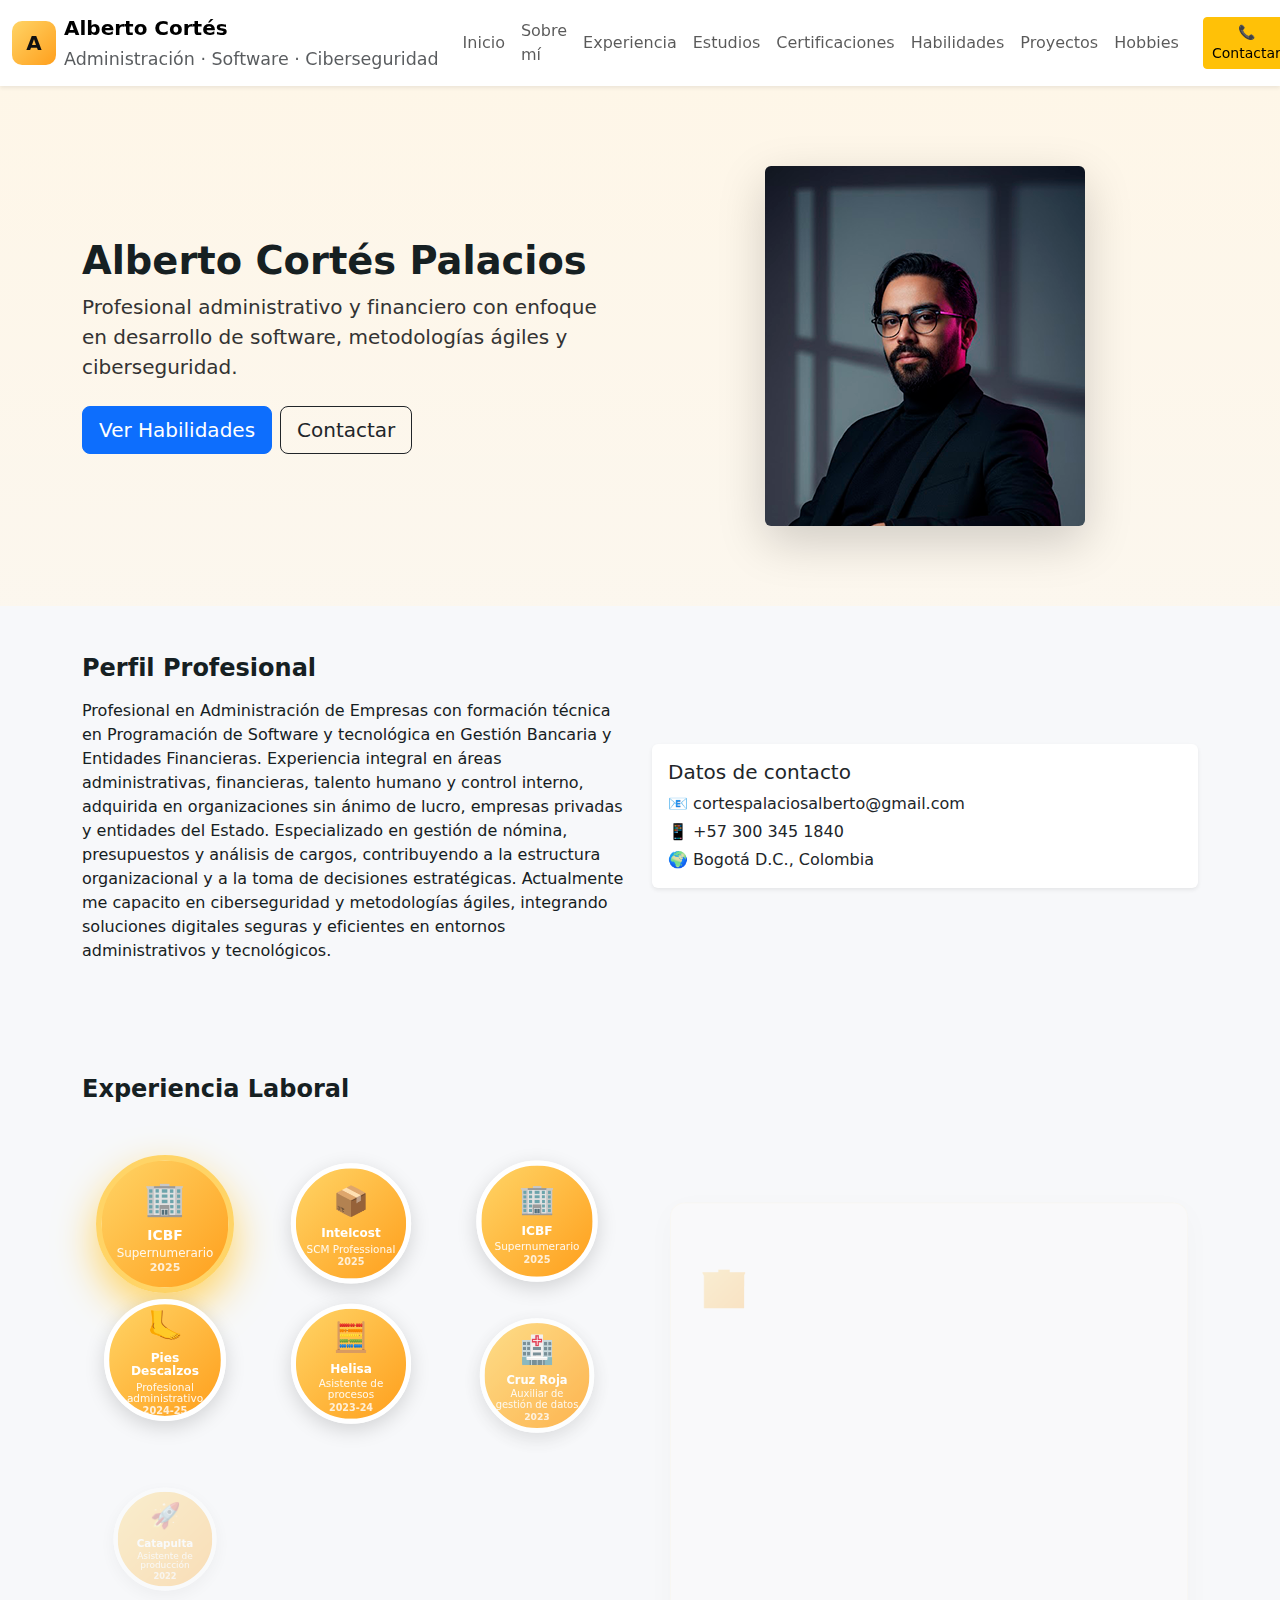
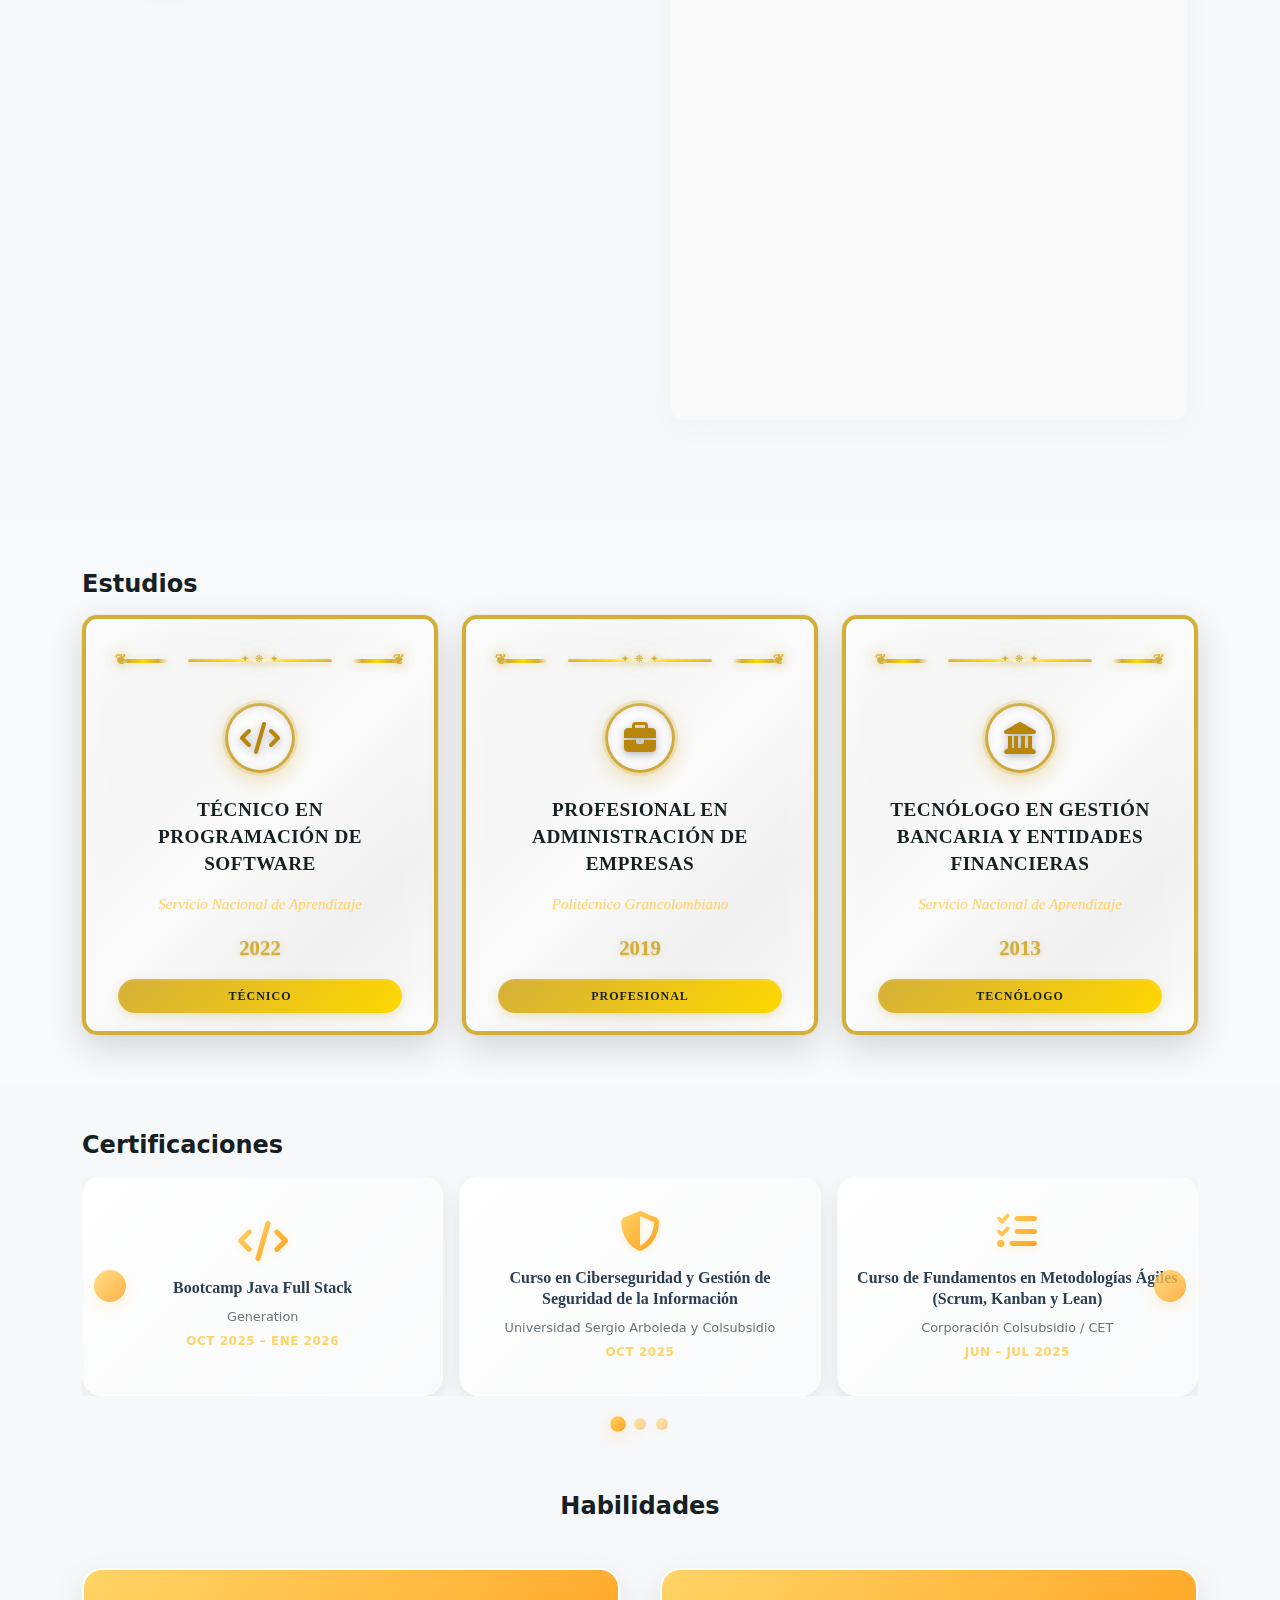
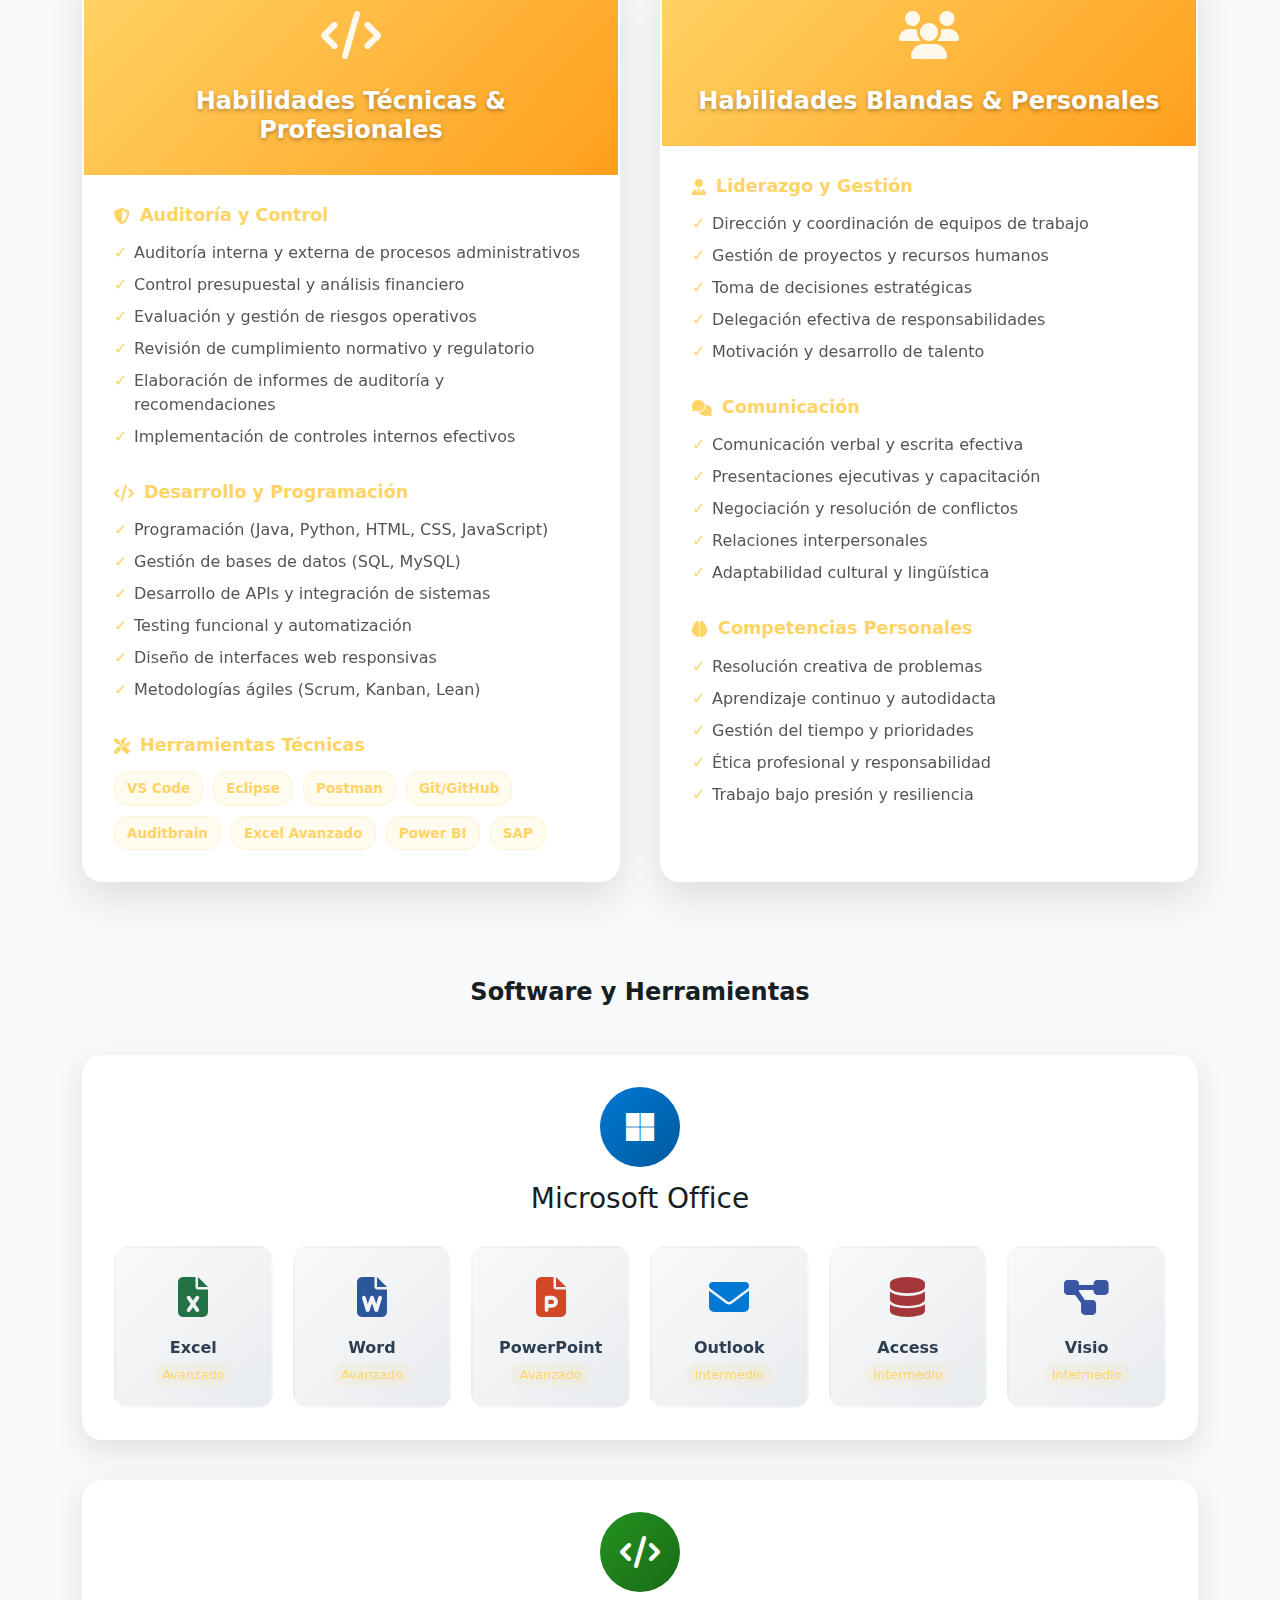
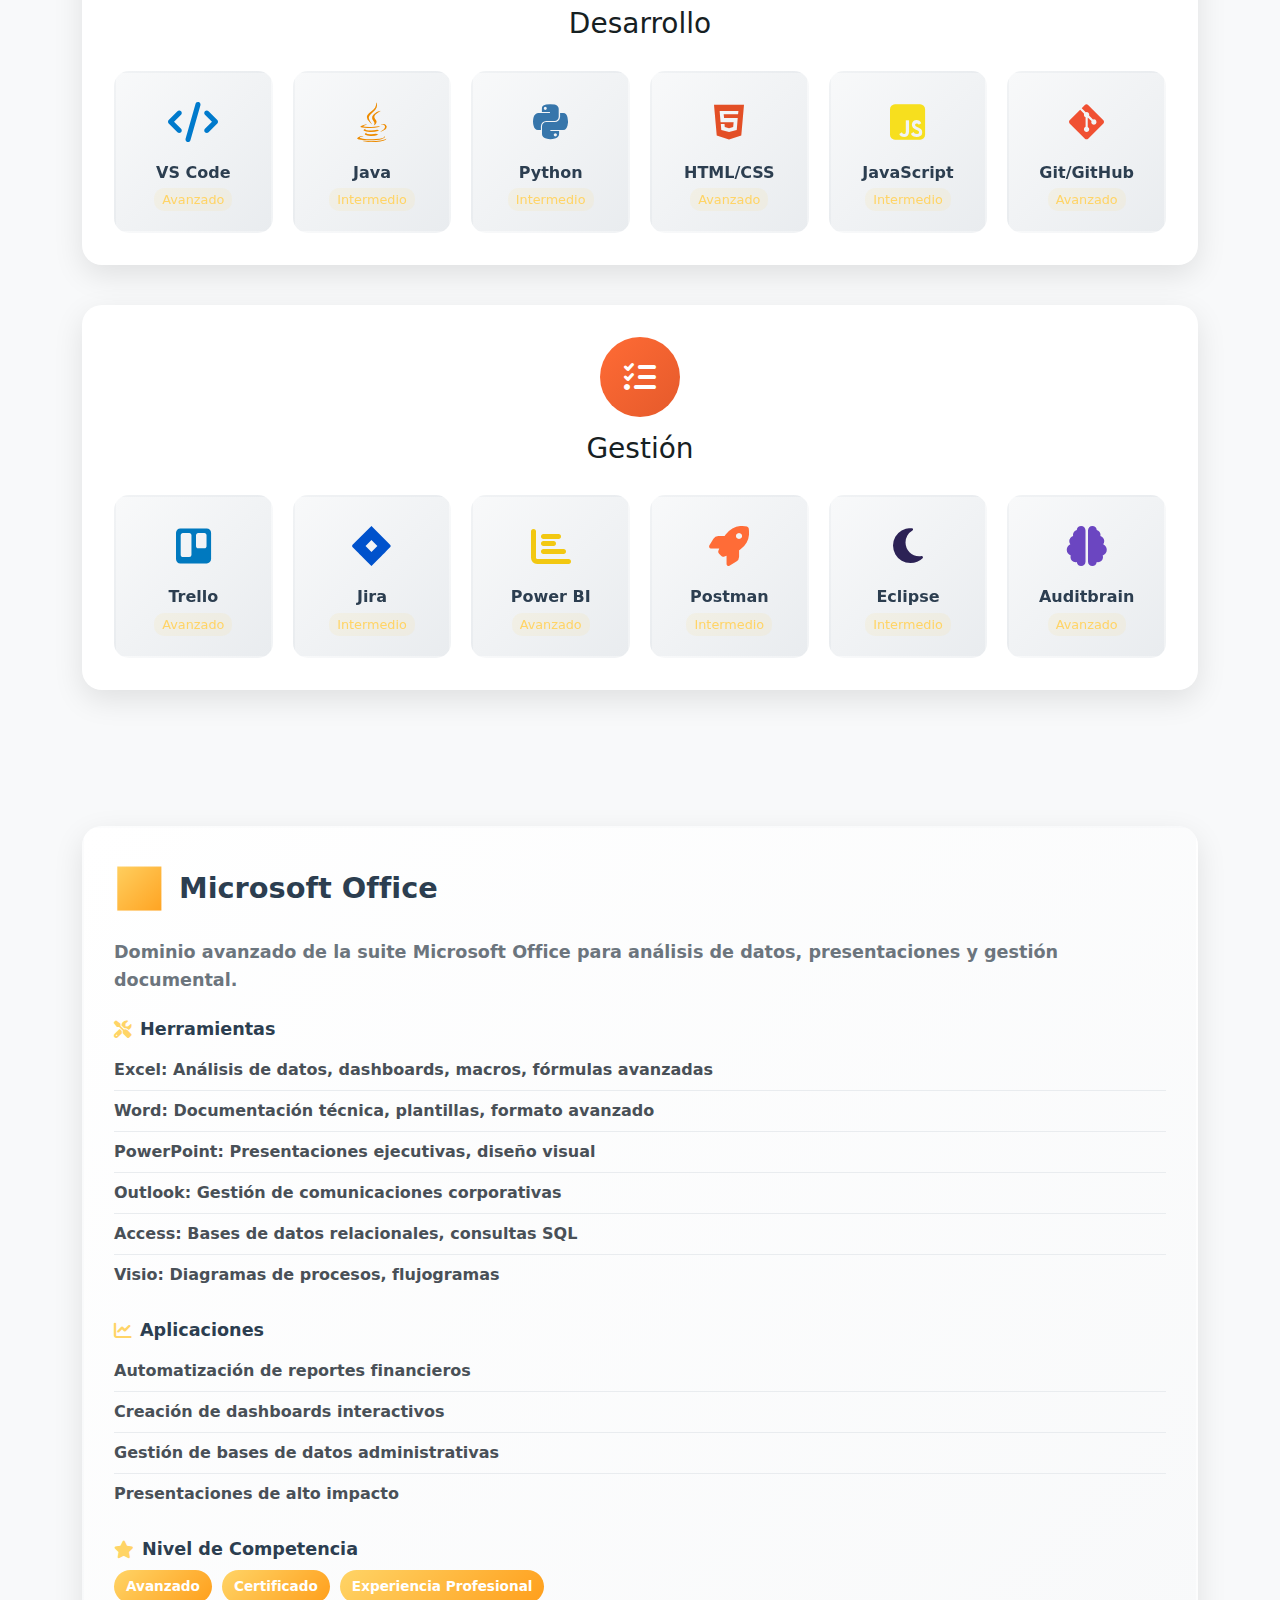
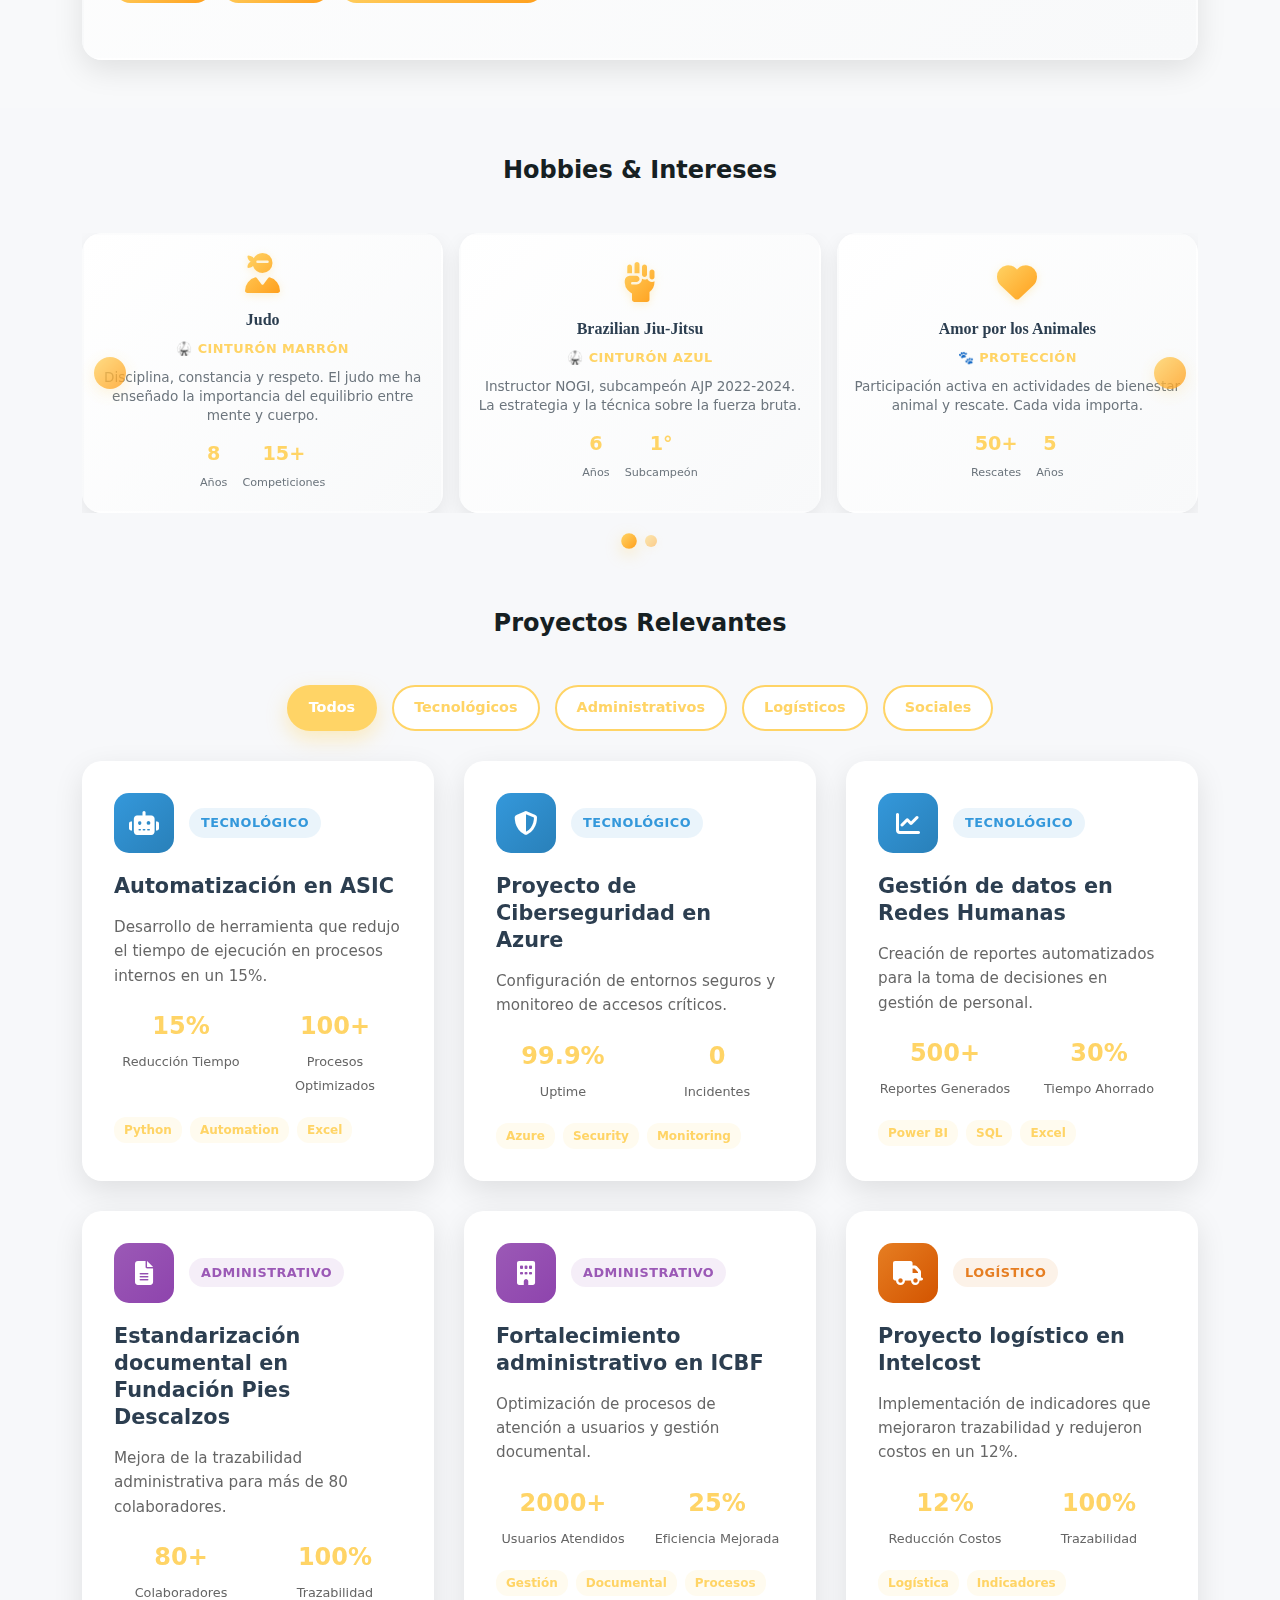
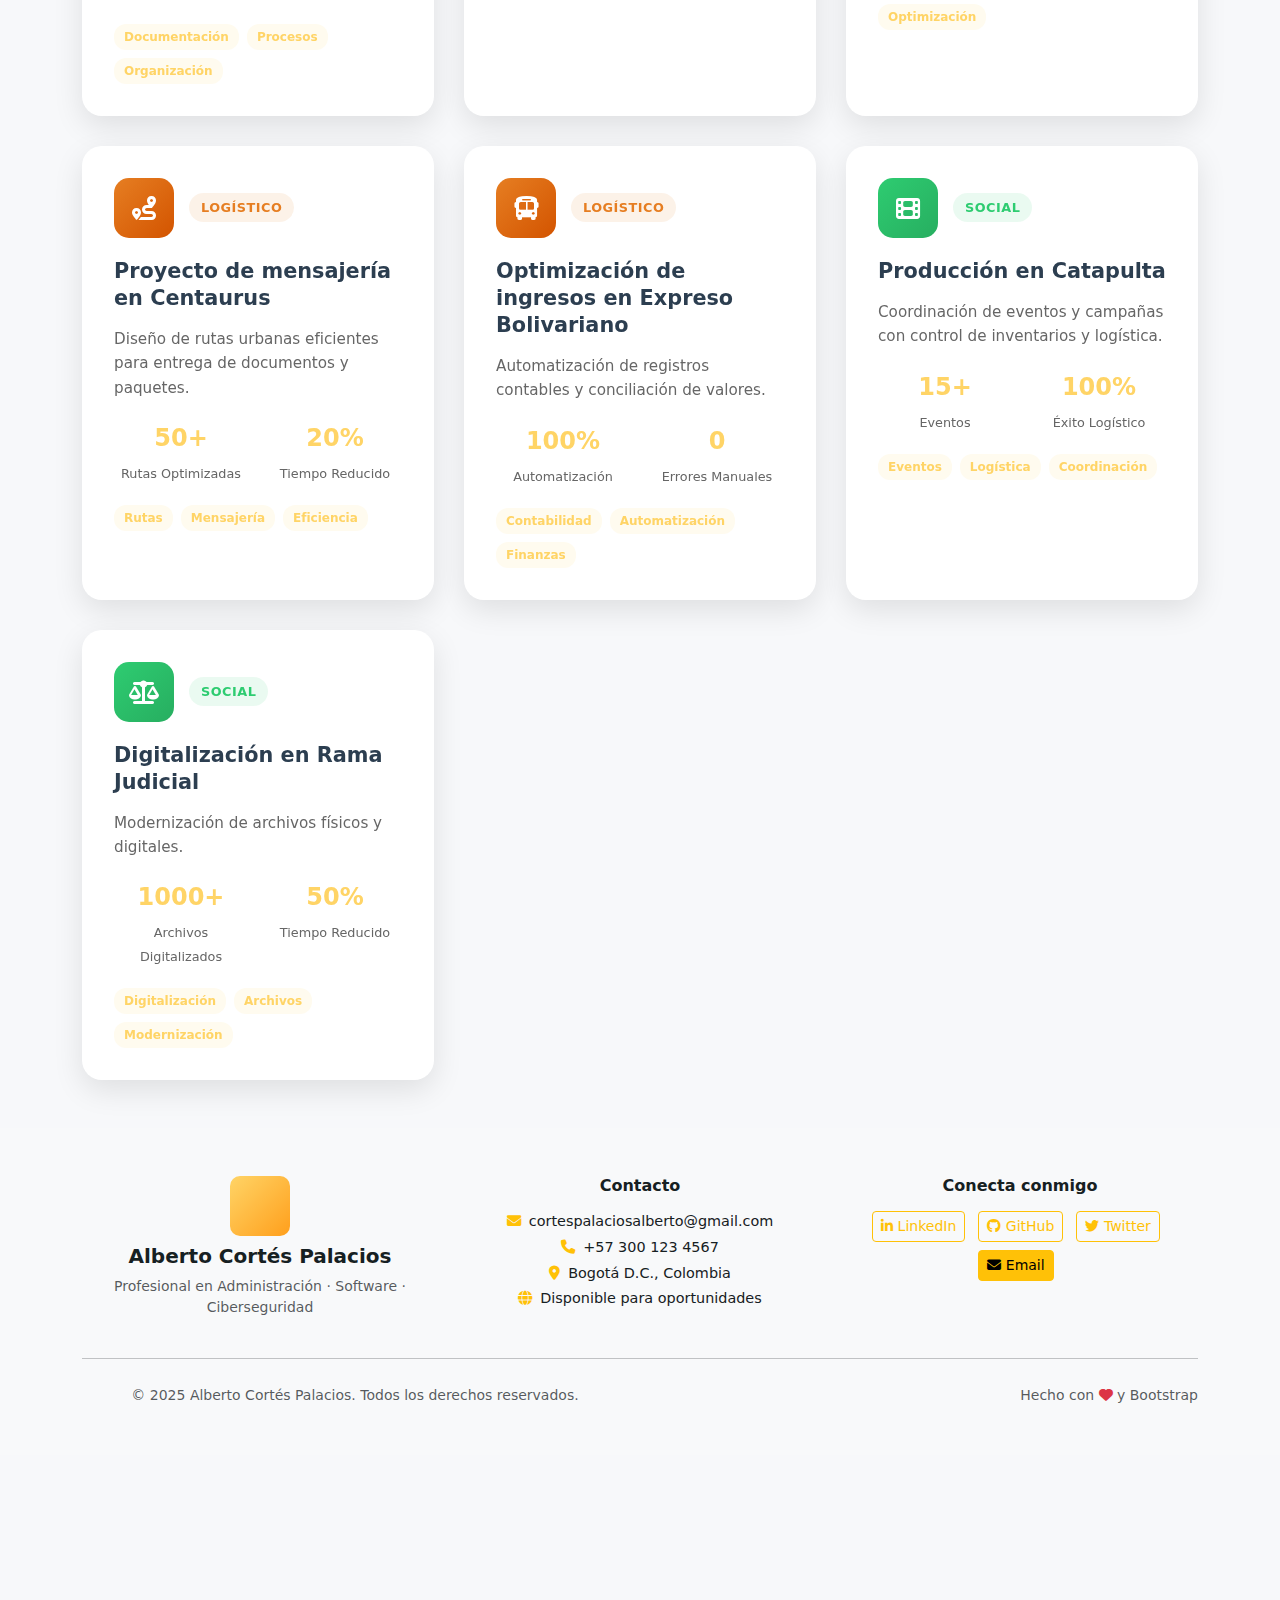
<file: port2/index.html>
<!doctype html>
<!-- Declaración DOCTYPE: Indica que este es un documento HTML5 -->
<html lang="es">
  <!-- Etiqueta html con atributo lang="es": Define el idioma del documento como español -->
  <head>
    <!-- Sección head: Contiene metadatos e información que no se muestra en la página -->
    <meta charset="utf-8" />
    <!-- Meta charset: Define la codificación de caracteres como UTF-8 para caracteres especiales -->
    <meta name="viewport" content="width=device-width, initial-scale=1" />
    <!-- Meta viewport: Hace que el sitio sea responsivo en dispositivos móviles -->
    <title>Portafolio - Alberto Cortés Palacios</title>
    <!-- Título de la página: Aparece en la pestaña del navegador -->
    <!-- Bootstrap 5 CSS -->
    <link href="https://cdn.jsdelivr.net/npm/bootstrap@5.3.2/dist/css/bootstrap.min.css" rel="stylesheet">
    <!-- Enlace a Bootstrap: Framework CSS para diseño responsivo y componentes predefinidos -->
    <!-- FontAwesome -->
    <link href="https://cdnjs.cloudflare.com/ajax/libs/font-awesome/6.5.0/css/all.min.css" rel="stylesheet">
    <!-- GSAP -->
    <script src="https://cdnjs.cloudflare.com/ajax/libs/gsap/3.12.2/gsap.min.js"></script>
    <!-- Enlace a FontAwesome: Biblioteca de iconos vectoriales -->
    <!-- Custom styles -->
    <link href="styles.css" rel="stylesheet">
    <!-- Enlace a estilos personalizados: CSS propio del proyecto -->
  </head>
  <body>
    <!-- Cuerpo de la página: Contiene todo el contenido visible -->

    <!-- NAVBAR -->
    <!-- Barra de navegación principal del sitio web -->
    <header class="sticky-top shadow-sm">
      <!-- Header con posición fija: La barra se queda en la parte superior al hacer scroll -->
      <nav class="navbar navbar-expand-lg navbar-light bg-white py-2">
        <!-- Navbar de Bootstrap: Barra de navegación responsiva -->
        <div class="container-fluid align-items-center">
          <!-- Contenedor fluido: Ocupa todo el ancho disponible -->
          <a class="navbar-brand d-flex align-items-center gap-2" href="#">
            <!-- Logo/marca de la navbar: Enlace a la página principal -->
            <div class="brand-mark">A</div>
            <!-- Inicial del nombre como logo distintivo -->
            <div>
              <div class="fw-bold">Alberto Cortés</div>
              <!-- Nombre completo en negrita -->
              <small class="text-muted">Administración · Software · Ciberseguridad</small>
              <!-- Especialidades profesionales en texto pequeño y gris -->
            </div>
          </a>

          <button class="navbar-toggler" type="button" data-bs-toggle="collapse" data-bs-target="#mainNav">
            <!-- Botón hamburguesa: Aparece en móviles para mostrar/ocultar el menú -->
            <span class="navbar-toggler-icon"></span>
            <!-- Icono de las tres líneas horizontales -->
          </button>

          <div class="collapse navbar-collapse" id="mainNav">
            <!-- Contenedor colapsable del menú: Se oculta/muestra en móviles -->
            <ul class="navbar-nav ms-auto align-items-lg-center">
              <!-- Lista de navegación: ms-auto alinea a la derecha, centrado verticalmente -->
              <li class="nav-item"><a class="nav-link" href="#hero">Inicio</a></li>
              <!-- Elemento de menú: Enlace a la sección hero/inicio -->
              <li class="nav-item"><a class="nav-link" href="#about">Sobre mí</a></li>
              <!-- Elemento de menú: Enlace a la sección sobre mí -->
              <li class="nav-item"><a class="nav-link" href="#experiencia">Experiencia</a></li>
              <!-- Elemento de menú: Enlace a la sección experiencia -->
              <li class="nav-item"><a class="nav-link" href="#estudios">Estudios</a></li>
              <!-- Elemento de menú: Enlace a la sección estudios -->
              <li class="nav-item"><a class="nav-link" href="#certificaciones">Certificaciones</a></li>
              <!-- Elemento de menú: Enlace a la sección certificaciones -->
              <li class="nav-item"><a class="nav-link" href="#skills">Habilidades</a></li>
              <!-- Elemento de menú: Enlace a la sección habilidades -->
              <li class="nav-item"><a class="nav-link" href="#projects">Proyectos</a></li>
              <!-- Elemento de menú: Enlace a la sección proyectos -->
              <li class="nav-item"><a class="nav-link" href="#hobbies">Hobbies</a></li>
              <!-- Elemento de menú: Enlace a la sección hobbies -->
              <li class="nav-item ms-3 d-none d-lg-block">
                <!-- Elemento especial: Solo visible en desktop (d-none d-lg-block) -->
                <a class="btn btn-warning btn-sm btn-cta" href="#footer">📞 Contactar</a>
                <!-- Botón de llamada a la acción: Enlace al footer para contacto -->
              </li>
            </ul>
          </div>
        </div>
      </nav>
    </header>

    <!-- HERO -->
    <!-- Sección principal/hero: Primera impresión del sitio web -->
    <section id="hero" class="hero d-flex align-items-center">
      <!-- Sección con id para navegación ancla y clases para centrado vertical -->
      <div class="container">
        <!-- Contenedor Bootstrap para limitar ancho máximo -->
        <div class="row align-items-center">
          <!-- Fila con elementos centrados verticalmente -->
          <div class="col-lg-6">
            <!-- Columna izquierda: Ocupa 6/12 columnas en desktop -->
            <h1 class="display-5 fw-bold hero-title">Alberto Cortés Palacios</h1>
            <!-- Título principal: Nombre completo con clases de Bootstrap para tamaño grande y negrita -->
            <p class="lead hero-sub">Profesional administrativo y financiero con enfoque en desarrollo de software, metodologías ágiles y ciberseguridad.</p>
            <!-- Párrafo descriptivo: Descripción profesional con clase lead para texto destacado -->
            <div class="d-flex gap-2 mt-4">
              <!-- Contenedor flexbox para botones con espacio entre ellos -->
              <a href="#skills" class="btn btn-primary btn-lg btn-animated">Ver Habilidades</a>
              <!-- Botón primario animado: Enlace a sección de habilidades -->
              <a href="#footer" class="btn btn-outline-dark btn-lg btn-animated">Contactar</a>
              <!-- Botón outline animado: Enlace a sección de contacto -->
            </div>
          </div>
          <div class="col-lg-6 text-center d-none d-lg-block">
            <!-- Columna derecha: Solo visible en desktop, centrada horizontalmente -->
            <div class="hero-card">
              <img src="Foto_Alberto.png" alt="foto" class="img-fluid rounded shadow-lg">
            </div>
          </div>
        </div>
      </div>
    </section>

    <!-- ABOUT -->
    <section id="about" class="py-5">
      <div class="container">
        <div class="row g-4 align-items-center">
          <div class="col-lg-6">
            <h2 class="section-title">Perfil Profesional</h2>
            <p>
              Profesional en Administración de Empresas con formación técnica en Programación de Software y tecnológica en Gestión Bancaria y Entidades Financieras. Experiencia integral en áreas administrativas, financieras, talento humano y control interno, adquirida en organizaciones sin ánimo de lucro, empresas privadas y entidades del Estado. Especializado en gestión de nómina, presupuestos y análisis de cargos, contribuyendo a la estructura organizacional y a la toma de decisiones estratégicas. Actualmente me capacito en ciberseguridad y metodologías ágiles, integrando soluciones digitales seguras y eficientes en entornos administrativos y tecnológicos.
            </p>
          </div>
          <div class="col-lg-6">
            <div class="card shadow-sm border-0">
              <div class="card-body">
                <h5 class="card-title">Datos de contacto</h5>
                <p class="mb-1">📧 cortespalaciosalberto@gmail.com</p>
                <p class="mb-1">📱 +57 300 345 1840</p>
                <p class="mb-0">🌍 Bogotá D.C., Colombia</p>
              </div>
            </div>
          </div>
        </div>
      </div>
    </section>

    <!-- EXPERIENCIA -->
    <section id="experiencia" class="py-5">
      <div class="container">
        <h2 class="section-title">Experiencia Laboral</h2>
        <div class="timeline">
          <div class="timeline-wrapper">
            <!-- Left side: Experience markers in grid -->
            <div class="timeline-grid">
              <!-- 2025 - ICBF Supernumerario (Oct-Nov) -->
              <div class="timeline-item" data-experience="icbf2">
                <div class="timeline-marker">
                  <div class="marker-content">
                    <div class="marker-icon">🏢</div>
                    <div class="marker-company">ICBF</div>
                    <div class="marker-role">Supernumerario</div>
                    <div class="marker-period">2025</div>
                  </div>
                </div>
              </div>

              <!-- 2025 - Intelcost SCM Professional -->
              <div class="timeline-item" data-experience="intelcost">
                <div class="timeline-marker">
                  <div class="marker-content">
                    <div class="marker-icon">📦</div>
                    <div class="marker-company">Intelcost</div>
                    <div class="marker-role">SCM Professional</div>
                    <div class="marker-period">2025</div>
                  </div>
                </div>
              </div>

              <!-- 2025 - ICBF Supernumerario (Ago-Sep) -->
              <div class="timeline-item" data-experience="icbf1">
                <div class="timeline-marker">
                  <div class="marker-content">
                    <div class="marker-icon">🏢</div>
                    <div class="marker-company">ICBF</div>
                    <div class="marker-role">Supernumerario</div>
                    <div class="marker-period">2025</div>
                  </div>
                </div>
              </div>

              <!-- 2024-2025 - Fundación Pies Descalzos -->
              <div class="timeline-item" data-experience="pies">
                <div class="timeline-marker">
                  <div class="marker-content">
                    <div class="marker-icon">🦶</div>
                    <div class="marker-company">Pies Descalzos</div>
                    <div class="marker-role">Profesional administrativo</div>
                    <div class="marker-period">2024-25</div>
                  </div>
                </div>
              </div>

              <!-- 2023-2024 - Gente Disponible + Proasistemas -->
              <div class="timeline-item" data-experience="gente">
                <div class="timeline-marker">
                  <div class="marker-content">
                    <div class="marker-icon">🧮</div>
                    <div class="marker-company">Helisa</div>
                    <div class="marker-role">Asistente de procesos</div>
                    <div class="marker-period">2023-24</div>
                  </div>
                </div>
              </div>

              <!-- 2023 - Redes Humanas S.A. -->
              <div class="timeline-item" data-experience="redes">
                <div class="timeline-marker">
                  <div class="marker-content">
                    <div class="marker-icon">🏥</div>
                    <div class="marker-company">Cruz Roja</div>
                    <div class="marker-role">Auxiliar de gestión de datos</div>
                    <div class="marker-period">2023</div>
                  </div>
                </div>
              </div>

              <!-- 2022 - Catapulta -->
              <div class="timeline-item" data-experience="catapulta">
                <div class="timeline-marker">
                  <div class="marker-content">
                    <div class="marker-icon">🚀</div>
                    <div class="marker-company">Catapulta</div>
                    <div class="marker-role">Asistente de producción</div>
                    <div class="marker-period">2022</div>
                  </div>
                </div>
              </div>

              <!-- 2021-2022 - ASIC -->
              <div class="timeline-item" data-experience="asic">
                <div class="timeline-marker">
                  <div class="marker-content">
                    <div class="marker-icon">🏛️</div>
                    <div class="marker-company">ASIC</div>
                    <div class="marker-role">Aprendiz</div>
                    <div class="marker-period">2021-22</div>
                  </div>
                </div>
              </div>

              <!-- 2018-2020 - Rama Judicial -->
              <div class="timeline-item" data-experience="judicial">
                <div class="timeline-marker">
                  <div class="marker-content">
                    <div class="marker-icon">⚖️</div>
                    <div class="marker-company">Rama Judicial</div>
                    <div class="marker-role">Escribiente municipal</div>
                    <div class="marker-period">2018-20</div>
                  </div>
                </div>
              </div>

              <!-- 2017-2018 - Expreso Bolivariano -->
              <div class="timeline-item" data-experience="expreso">
                <div class="timeline-marker">
                  <div class="marker-content">
                    <div class="marker-icon">🚌</div>
                    <div class="marker-company">Expreso Bolivariano</div>
                    <div class="marker-role">Auxiliar de ingresos</div>
                    <div class="marker-period">2017-18</div>
                  </div>
                </div>
              </div>

              <!-- 2014-2015 - Centaurus -->
              <div class="timeline-item" data-experience="centaurus">
                <div class="timeline-marker">
                  <div class="marker-content">
                    <div class="marker-icon">📦</div>
                    <div class="marker-company">Centaurus</div>
                    <div class="marker-role">Patinador</div>
                    <div class="marker-period">2014-15</div>
                  </div>
                </div>
              </div>
            </div>

            <!-- Right side: Experience details panel -->
            <div class="experience-details-panel">
              <div class="details-content">
                <div class="details-header">
                  <div class="details-icon">📦</div>
                  <div class="details-title">
                    <h3>Centaurus</h3>
                    <p class="details-subtitle">Patinador • Abril 2014 - Febrero 2015</p>
                  </div>
                </div>
                <div class="details-body">
                  <p class="details-description">Mi primer trabajo formal, donde desarrollé habilidades de responsabilidad, puntualidad y trabajo bajo presión. Esta experiencia me enseñó la importancia de la logística urbana y el servicio al cliente.</p>

                  <div class="details-section">
                    <h5>🔧 Responsabilidades</h5>
                    <ul>
                      <li>Entrega eficiente y distribución de documentos y paquetes en tiempos establecidos</li>
                      <li>Manejo de rutas urbanas garantizando eficiencia, seguridad y puntualidad</li>
                      <li>Apoyo logístico en tareas operativas de mensajería y distribución</li>
                      <li>Gestión de entregas especiales y manejo de clientes corporativos</li>
                      <li>Mantenimiento de estándares de calidad en servicio al cliente</li>
                    </ul>
                  </div>

                  <div class="details-section">
                    <h5>🏆 Logros</h5>
                    <ul>
                      <li>Desarrollo de habilidades de navegación urbana</li>
                      <li>Aprendizaje de gestión del tiempo bajo presión</li>
                      <li>Experiencia en atención al cliente directo</li>
                    </ul>
                  </div>

                  <div class="details-section">
                    <h5>💡 Habilidades</h5>
                    <div class="skills-tags">
                      <span class="skill-tag">Logística urbana</span>
                      <span class="skill-tag">Servicio al cliente</span>
                      <span class="skill-tag">Gestión del tiempo</span>
                      <span class="skill-tag">Navegación</span>
                    </div>
                  </div>
                </div>
              </div>
            </div>
          </div>
        </div>
      </div>

      <style>
/* Timeline styles */
.timeline {
  position: relative;
  width: 100%;
  margin: 40px 0;
  padding: 20px 0;
}

.timeline-wrapper {
  display: grid;
  grid-template-columns: 1fr 1fr;
  gap: 40px;
  align-items: start;
}

.timeline-grid {
  display: grid;
  grid-template-columns: repeat(3, 1fr);
  gap: 20px;
}

.timeline-item {
  position: relative;
  cursor: pointer;
  transition: all 0.3s ease;
}

.timeline-item.active .timeline-marker {
  transform: scale(1.1);
  box-shadow: 0 12px 30px rgba(255, 212, 102, 0.8);
}

.timeline-item.selected .timeline-marker {
  transform: scale(1.15);
  box-shadow: 0 15px 35px rgba(255, 212, 102, 1);
  border-color: var(--accent);
}

.timeline-marker {
  position: relative;
  width: 120px;
  height: 120px;
  border-radius: 50%;
  background: linear-gradient(135deg, var(--accent), #ff9f1c);
  border: 5px solid #fff;
  box-shadow: 0 6px 20px rgba(0,0,0,0.15);
  margin: 0 auto;
  cursor: pointer;
  transition: all 0.3s ease;
  display: flex;
  align-items: center;
  justify-content: center;
  z-index: 2;
}

.marker-content {
  text-align: center;
  color: white;
  font-weight: 600;
  padding: 8px;
}

.marker-icon {
  font-size: 1.8rem;
  margin-bottom: 4px;
}

.marker-company {
  font-size: 0.75rem;
  line-height: 1.1;
  margin-bottom: 2px;
  font-weight: 700;
}

.marker-role {
  font-size: 0.65rem;
  line-height: 1.1;
  margin-bottom: 2px;
  opacity: 0.9;
  font-weight: 500;
}

.marker-period {
  font-size: 0.6rem;
  opacity: 0.8;
  line-height: 1;
  font-weight: 600;
}

/* Experience Details Panel */
.experience-details-panel {
  position: sticky;
  top: 20px;
  background: rgba(255, 255, 255, 0.95);
  backdrop-filter: blur(10px);
  border-radius: 15px;
  padding: 30px;
  box-shadow: 0 8px 32px rgba(0,0,0,0.1);
  border: 1px solid rgba(255, 212, 102, 0.2);
  min-height: 400px;
}

.experience-details-panel h3 {
  color: var(--primary);
  margin-bottom: 15px;
  font-size: 1.5rem;
  font-weight: 700;
  transform-origin: left center;
}

.experience-details-panel .company {
  color: var(--accent);
  font-weight: 600;
  margin-bottom: 10px;
  font-size: 1.1rem;
  transform-origin: left center;
}

.experience-details-panel .period {
  color: #666;
  font-size: 0.9rem;
  margin-bottom: 20px;
  font-weight: 500;
  transform-origin: left center;
}

.experience-details-panel .description {
  color: #555;
  line-height: 1.6;
  margin-bottom: 20px;
  transform-origin: left center;
}

.experience-details-panel .technologies,
.experience-details-panel .achievements {
  margin-top: 20px;
  transform-origin: left center;
}

.experience-details-panel .technologies h4,
.experience-details-panel .achievements h4 {
  color: var(--primary);
  margin-bottom: 10px;
  font-size: 1rem;
  font-weight: 600;
  transform-origin: left center;
}

.experience-details-panel .tech-list {
  display: flex;
  flex-wrap: wrap;
  gap: 8px;
}

.experience-details-panel .tech-item {
  background: rgba(255, 212, 102, 0.1);
  color: var(--accent);
  padding: 4px 12px;
  border-radius: 20px;
  font-size: 0.8rem;
  font-weight: 500;
  transform-origin: center;
  transition: all 0.2s ease;
}

.experience-details-panel .tech-item:hover {
  background: var(--accent);
  color: white;
  transform: scale(1.05);
}

.experience-details-panel li {
  color: #555;
  margin-bottom: 8px;
  line-height: 1.5;
  transform-origin: left center;
  opacity: 0;
  transform: translateX(-10px);
  transition: all 0.3s ease;
}

.experience-details-panel li:nth-child(odd) {
  animation-delay: 0.1s;
}

.experience-details-panel li:nth-child(even) {
  animation-delay: 0.2s;
}

.details-description {
  font-size: 1.1rem;
  color: #6c757d;
  margin-bottom: 25px;
  line-height: 1.6;
  font-weight: bold;
}

.details-subtitle {
  font-size: 1rem;
  color: #495057;
  margin-bottom: 20px;
  font-weight: bold;
}

.details-section {
  margin-bottom: 25px;
}

.details-section h5 {
  font-size: 1.1rem;
  font-weight: bold;
  color: #2c3e50;
  margin-bottom: 10px;
  display: flex;
  align-items: center;
  gap: 8px;
}

.details-section h5 i {
  color: var(--accent);
}

.details-section ul {
  list-style: none;
  padding: 0;
  margin: 0;
}

.details-section li {
  padding: 8px 0;
  border-bottom: 1px solid #e9ecef;
  color: #495057;
  line-height: 1.5;
  font-weight: bold;
}

.details-section li:last-child {
  border-bottom: none;
}

.skills-tags {
  display: flex;
  flex-wrap: wrap;
  gap: 10px;
}

.skill-tag {
  background: linear-gradient(135deg, var(--accent), #ff9f1c);
  color: white;
  padding: 6px 12px;
  border-radius: 20px;
  font-size: 0.85rem;
  font-weight: bold;
  display: inline-block;
  transition: all 0.3s ease;
}

.skill-tag:hover {
  transform: scale(1.05);
  box-shadow: 0 4px 12px rgba(255, 212, 102, 0.3);
}

/* Responsive timeline */
@media (max-width: 768px) {
  .timeline-wrapper {
    grid-template-columns: 1fr;
    gap: 30px;
  }

  .timeline-grid {
    grid-template-columns: repeat(2, 1fr);
    gap: 15px;
  }

  .timeline-marker {
    width: 100px;
    height: 100px;
  }

  .marker-icon {
    font-size: 1.5rem;
  }

  .marker-company {
    font-size: 0.7rem;
  }

  .marker-role {
    font-size: 0.6rem;
  }

  .marker-period {
    font-size: 0.55rem;
  }

  .experience-details-panel {
    position: static;
    padding: 20px;
    min-height: auto;
  }
}

@media (max-width: 480px) {
  .timeline-grid {
    grid-template-columns: 1fr;
  }

  .timeline-marker {
    width: 80px;
    height: 80px;
  }

  .marker-icon {
    font-size: 1.2rem;
  }

  .marker-company {
    font-size: 0.65rem;
  }

  .marker-role {
    font-size: 0.55rem;
  }

  .marker-period {
    font-size: 0.5rem;
  }
}
      </style>

      <script>
document.addEventListener('DOMContentLoaded', function() {
    // Funcionalidad independiente de la línea de tiempo de experiencia
    var experienciaElementosLineaTiempo = document.querySelectorAll('.timeline-item');
    var experienciaPanelDetalles = document.querySelector('.experience-details-panel');

    if (!experienciaPanelDetalles) {
        console.error('Panel de detalles de experiencia no encontrado!');
        return;
    }

    var experienciaElementoActivo = null;

    // Datos de experiencia con información detallada
    var experienciaDatosExperiencia = {
        icbf2: {
            icon: "🏢",
            company: "ICBF – Segundo periodo",
            role: "Supernumerario",
            period: "Octubre 2025 - Noviembre 2025",
            description: "Apoyo administrativo en el Instituto Colombiano de Bienestar Familiar, enfocándome en programas de protección infantil y atención a usuarios institucionales.",
            responsibilities: [
                "Apoyo administrativo en programas de protección infantil",
                "Manejo de documentación y procesos internos",
                "Atención y orientación a usuarios en servicios institucionales"
            ],
            achievements: [
                "Mejora en procesos administrativos internos",
                "Atención efectiva a usuarios institucionales",
                "Contribución a programas de protección infantil"
            ],
            skills: ["Administración pública", "Protección infantil", "Atención al usuario", "Gestión documental"]
        },
        intelcost: {
            icon: "📦",
            company: "Intelcost",
            role: "SCM Professional",
            period: "Septiembre 2025",
            description: "Profesional en gestión de la cadena de suministro, optimizando procesos logísticos y control de costos en una empresa de consultoría.",
            responsibilities: [
                "Gestión de la cadena de suministro y procesos logísticos",
                "Optimización de inventarios y control de costos",
                "Coordinación con proveedores y clientes para garantizar eficiencia"
            ],
            achievements: [
                "Optimización de procesos logísticos",
                "Reducción de costos operativos",
                "Mejora en eficiencia de la cadena de suministro"
            ],
            skills: ["Cadena de suministro", "Logística", "Control de inventarios", "Gestión de costos"]
        },
        icbf1: {
            icon: "🏢",
            company: "ICBF – Primer periodo",
            role: "Supernumerario",
            period: "Agosto 2025 - Septiembre 2025",
            description: "Primer periodo como supernumerario en el ICBF, desarrollando habilidades administrativas en protección infantil.",
            responsibilities: [
                "Apoyo administrativo en programas de protección infantil",
                "Manejo de documentación y procesos internos",
                "Atención y orientación a usuarios en servicios institucionales"
            ],
            achievements: [
                "Desarrollo de habilidades administrativas",
                "Contribución a procesos institucionales",
                "Atención especializada a usuarios"
            ],
            skills: ["Administración institucional", "Protección infantil", "Gestión documental", "Atención al usuario"]
        },
        pies: {
            icon: "🦶",
            company: "Fundación Pies Descalzos",
            role: "Profesional administrativo y financiero",
            period: "Octubre 2024 - Marzo 2025",
            description: "Profesional administrativo y financiero en fundación dedicada a proyectos sociales y educativos, manejando presupuestos y reportes contables.",
            responsibilities: [
                "Elaboración y control de presupuestos institucionales",
                "Gestión de recursos financieros y reportes contables",
                "Apoyo administrativo en proyectos sociales y educativos"
            ],
            achievements: [
                "Control efectivo de presupuestos institucionales",
                "Gestión financiera eficiente",
                "Apoyo en proyectos sociales exitosos"
            ],
            skills: ["Gestión financiera", "Presupuestos", "Reportes contables", "Administración social"]
        },
        gente: {
            icon: "🧮",
            company: "Helisa",
            role: "Asistente de procesos",
            period: "Febrero 2023 - Octubre 2024",
            description: "Asistente de procesos en empresa de servicios, enfocándome en documentación, seguimiento de procedimientos y mejoras operativas.",
            responsibilities: [
                "Documentación y seguimiento de procedimientos internos",
                "Apoyo en la implementación de mejoras operativas",
                "Coordinación con equipos para garantizar cumplimiento de metas"
            ],
            achievements: [
                "Implementación de mejoras operativas",
                "Cumplimiento de metas institucionales",
                "Mejora en procedimientos internos"
            ],
            skills: ["Gestión de procesos", "Mejoras operativas", "Coordinación de equipos", "Documentación"]
        },
        redes: {
            icon: "🏥",
            company: "Cruz Roja",
            role: "Auxiliar de gestión de datos",
            period: "Enero 2023",
            description: "Auxiliar en gestión de datos, manejando bases de datos, reportes y verificación de información para análisis de gestión.",
            responsibilities: [
                "Registro y actualización de información en bases de datos",
                "Generación de reportes para análisis de gestión",
                "Verificación y depuración de datos para asegurar calidad"
            ],
            achievements: [
                "Mejora en calidad de datos",
                "Generación de reportes precisos",
                "Optimización de bases de datos"
            ],
            skills: ["Gestión de datos", "Bases de datos", "Reportes", "Análisis de datos"]
        },
        catapulta: {
            icon: "🚀",
            company: "Catapulta",
            role: "Asistente de producción",
            period: "Abril 2022 - Noviembre 2022",
            description: "Asistente de producción en empresa de desarrollo, coordinando actividades de producción, logística y eventos.",
            responsibilities: [
                "Coordinación de actividades de producción y logística",
                "Control de inventarios y materiales para proyectos",
                "Apoyo en la ejecución de eventos y campañas"
            ],
            achievements: [
                "Coordinación exitosa de proyectos de producción",
                "Control eficiente de inventarios",
                "Ejecución efectiva de eventos"
            ],
            skills: ["Producción", "Logística", "Control de inventarios", "Gestión de eventos"]
        },
        asic: {
            icon: "🏛️",
            company: "ASIC",
            role: "Aprendiz",
            period: "Octubre 2021 - Abril 2022",
            description: "Aprendiz en organización administrativa, aprendiendo procesos administrativos, gestión documental y normativas internas.",
            responsibilities: [
                "Apoyo en procesos administrativos y de gestión documental",
                "Aprendizaje y aplicación de normativas internas de la organización",
                "Colaboración en proyectos de mejora continua"
            ],
            achievements: [
                "Aprendizaje de normativas administrativas",
                "Contribución a proyectos de mejora",
                "Desarrollo de habilidades administrativas"
            ],
            skills: ["Administración", "Gestión documental", "Normativas", "Mejora continua"]
        },
        judicial: {
            icon: "⚖️",
            company: "Dirección Seccional + Dirección Ejecutiva Rama Judicial",
            role: "Escribiente municipal",
            period: "Octubre 2018 - Enero 2020",
            description: "Escribiente municipal en rama judicial, manejando documentación oficial, actas judiciales y archivos.",
            responsibilities: [
                "Redacción y digitación de documentos oficiales y actas judiciales",
                "Organización y archivo físico y digital de expedientes",
                "Apoyo administrativo en trámites internos de la entidad"
            ],
            achievements: [
                "Organización eficiente de expedientes",
                "Redacción precisa de documentos oficiales",
                "Manejo confidencial de información judicial"
            ],
            skills: ["Documentación jurídica", "Archivo", "Redacción oficial", "Confidencialidad"]
        },
        expreso: {
            icon: "🚌",
            company: "Expreso Bolivariano S.A.",
            role: "Auxiliar de ingresos",
            period: "Enero 2017 - Mayo 2018",
            description: "Auxiliar de ingresos en empresa de transporte, manejando registro de ingresos, caja y atención al cliente.",
            responsibilities: [
                "Registro y control de ingresos diarios en sistema contable",
                "Manejo de caja y conciliación de valores recibidos",
                "Atención al cliente en procesos de facturación y recaudo"
            ],
            achievements: [
                "Conciliación precisa de valores",
                "Manejo responsable de caja",
                "Atención efectiva al cliente"
            ],
            skills: ["Conciliación financiera", "Manejo de caja", "Atención al cliente", "Facturación"]
        },
        centaurus: {
            icon: "📦",
            company: "Centaurus (Temporales + Mensajeros)",
            role: "Patinador",
            period: "Abril 2014 - Febrero 2015",
            description: "Patinador en empresa de mensajería, entregando documentos y paquetes con eficiencia y seguridad.",
            responsibilities: [
                "Entrega y distribución de documentos y paquetes en tiempos establecidos",
                "Manejo de rutas urbanas garantizando eficiencia y seguridad",
                "Apoyo logístico en tareas operativas de mensajería"
            ],
            achievements: [
                "Entregas puntuales y seguras",
                "Optimización de rutas urbanas",
                "Desarrollo de habilidades logísticas"
            ],
            skills: ["Logística urbana", "Entregas", "Rutas", "Seguridad"]
        }
    };

    // Función para actualizar el panel de detalles
    function experienciaActualizarPanelDetalles(claveExperiencia) {
        const datos = experienciaDatosExperiencia[claveExperiencia];
        if (!datos) {
            console.error('No data found for experience:', claveExperiencia);
            return;
        }

        // Update existing elements instead of replacing innerHTML
        const iconEl = experienciaPanelDetalles.querySelector('.details-icon');
        const titleEl = experienciaPanelDetalles.querySelector('h3');
        const subtitleEl = experienciaPanelDetalles.querySelector('.details-subtitle');
        const descriptionEl = experienciaPanelDetalles.querySelector('.details-description');
        const responsibilitiesUl = experienciaPanelDetalles.querySelector('.details-section:nth-child(1) ul');
        const achievementsUl = experienciaPanelDetalles.querySelector('.details-section:nth-child(2) ul');
        const skillsDiv = experienciaPanelDetalles.querySelector('.skills-tags');

        if (iconEl) iconEl.textContent = datos.icon;
        if (titleEl) titleEl.textContent = datos.company;
        if (subtitleEl) subtitleEl.textContent = `${datos.role} • ${datos.period}`;
        if (descriptionEl) descriptionEl.textContent = datos.description;
        if (responsibilitiesUl) responsibilitiesUl.innerHTML = datos.responsibilities.map(resp => `<li>${resp}</li>`).join('');
        if (achievementsUl) achievementsUl.innerHTML = datos.achievements.map(ach => `<li>${ach}</li>`).join('');
        if (skillsDiv) skillsDiv.innerHTML = datos.skills.map(skill => `<span class="skill-tag">${skill}</span>`).join('');

        // Animación de entrada con efectos mejorados
        const experienciaAnimacionLineaTiempo = gsap.timeline();

        // Initial fade in
        experienciaAnimacionLineaTiempo.fromTo(experienciaPanelDetalles,
            { opacity: 0, y: 30, scale: 0.95 },
            { opacity: 1, y: 0, scale: 1, duration: 0.4, ease: 'back.out(1.7)' }
        );

        // Animate title with bounce effect
        experienciaAnimacionLineaTiempo.fromTo(experienciaPanelDetalles.querySelector('h3'),
            { opacity: 0, x: -20, rotation: -5 },
            { opacity: 1, x: 0, rotation: 0, duration: 0.3, ease: 'power2.out' },
            '-=0.2'
        );

        // Animate subtitle
        experienciaAnimacionLineaTiempo.fromTo(experienciaPanelDetalles.querySelector('.details-subtitle'),
            { opacity: 0, y: 15 },
            { opacity: 1, y: 0, duration: 0.3, ease: 'power2.out' },
            '-=0.2'
        );

        // Animate description
        experienciaAnimacionLineaTiempo.fromTo(experienciaPanelDetalles.querySelector('.details-description'),
            { opacity: 0, y: 20 },
            { opacity: 1, y: 0, duration: 0.4, ease: 'power2.out' },
            '-=0.1'
        );

        // Animate sections with stagger
        const secciones = experienciaPanelDetalles.querySelectorAll('.details-section');
        experienciaAnimacionLineaTiempo.fromTo(secciones,
            { opacity: 0, x: -30, scale: 0.9 },
            { opacity: 1, x: 0, scale: 1, duration: 0.4, stagger: 0.15, ease: 'power2.out' },
            '-=0.2'
        );

        // Animate list items with stagger and bounce effect
        const elementosLista = experienciaPanelDetalles.querySelectorAll('li');
        experienciaAnimacionLineaTiempo.fromTo(elementosLista,
            { opacity: 0, x: -20, scale: 0.8 },
            { opacity: 1, x: 0, scale: 1, duration: 0.4, stagger: 0.08, ease: 'back.out(1.3)' },
            '-=0.3'
        );

        // Animate skill tags with elastic effect
        const etiquetasHabilidades = experienciaPanelDetalles.querySelectorAll('.skill-tag');
        experienciaAnimacionLineaTiempo.fromTo(etiquetasHabilidades,
            { opacity: 0, scale: 0, rotation: -180 },
            { opacity: 1, scale: 1, rotation: 0, duration: 0.5, stagger: 0.1, ease: 'elastic.out(1, 0.3)' },
            '-=0.4'
        );

        // Add a subtle continuous animation to skill tags
        gsap.to(etiquetasHabilidades, {
            y: 'random(-2, 2)',
            duration: 'random(2, 3)',
            ease: 'power1.inOut',
            stagger: 0.1,
            repeat: -1,
            yoyo: true
        });
    }

    // Función para ocultar el panel de detalles
    function experienciaOcultarPanelDetalles() {
        gsap.to(experienciaPanelDetalles, {
            opacity: 0,
            scale: 0.9,
            rotationY: 15,
            duration: 0.4,
            ease: 'back.in(1.2)',
            onComplete: () => {
                experienciaPanelDetalles.style.display = 'none';
            }
        });
    }

    // Add hover and click functionality to timeline items
    experienciaElementosLineaTiempo.forEach((item, index) => {
        const experienceKey = item.getAttribute('data-experience');

        // Make sure the item is clickable
        item.style.cursor = 'pointer';

        // Click functionality - makes item stay active
        item.addEventListener('click', (e) => {
            e.preventDefault();
            e.stopPropagation();

            // Add click animation to the marker
            const marker = item.querySelector('.timeline-marker');
            gsap.to(marker, {
                scale: 1.2,
                duration: 0.1,
                yoyo: true,
                repeat: 1,
                ease: 'power2.inOut'
            });

            // Remove selected state from all items
            experienciaElementosLineaTiempo.forEach(i => {
                i.classList.remove('selected', 'active');
            });

            // Add selected state to clicked item
            item.classList.add('selected', 'active');
            experienciaElementoActivo = item;

            // Show details and keep them visible
            experienciaPanelDetalles.style.display = 'block';

            // Add entrance animation for the panel
            gsap.fromTo(experienciaPanelDetalles,
                { opacity: 0, scale: 0.8, rotationY: -15 },
                { opacity: 1, scale: 1, rotationY: 0, duration: 0.5, ease: 'back.out(1.2)' }
            );

            experienciaActualizarPanelDetalles(experienceKey);
        });

        // Hover functionality - visual effect only
        item.addEventListener('mouseenter', () => {
            if (!experienciaElementoActivo || experienciaElementoActivo !== item) {
                // Add hover glow effect to marker
                const marker = item.querySelector('.timeline-marker');
                gsap.to(marker, {
                    boxShadow: '0 8px 25px rgba(255, 212, 102, 0.6)',
                    scale: 1.05,
                    duration: 0.3,
                    ease: 'power2.out'
                });

                if (!item.classList.contains('selected')) {
                    item.classList.add('active');
                }
            }
        });

        item.addEventListener('mouseleave', () => {
            // Remove hover effect
            const marker = item.querySelector('.timeline-marker');
            if (!item.classList.contains('selected')) {
                gsap.to(marker, {
                    boxShadow: '0 6px 20px rgba(0,0,0,0.15)',
                    scale: 1,
                    duration: 0.3,
                    ease: 'power2.out'
                });
            }

            // Remove active class if not selected
            if (!item.classList.contains('selected')) {
                item.classList.remove('active');
            }

            // Hide panel only if no item is selected and no item is being hovered
            setTimeout(() => {
                if (!experienciaElementoActivo && !document.querySelector('.timeline-item:hover')) {
                    experienciaOcultarPanelDetalles();
                }
            }, 100);
        });
    });

    // Hide details when mouse leaves the entire timeline area (only if no item is selected)
    document.querySelector('.timeline').addEventListener('mouseleave', () => {
        if (!experienciaElementoActivo) {
            setTimeout(() => {
                if (!document.querySelector('.timeline-item:hover')) {
                    experienciaElementosLineaTiempo.forEach(i => i.classList.remove('active'));
                    experienciaOcultarPanelDetalles();
                }
            }, 100);
        }
    });

    // Initialize with first experience selected
    if (experienciaElementosLineaTiempo.length > 0) {
        const firstItem = experienciaElementosLineaTiempo[0];
        const firstExperienceKey = firstItem.getAttribute('data-experience');

        firstItem.classList.add('active', 'selected');
        experienciaElementoActivo = firstItem;
        experienciaPanelDetalles.style.display = 'block';

        // Add spectacular entrance animation for first load
        gsap.set(experienciaPanelDetalles, { opacity: 0, scale: 0.5, rotationY: -45 });
        gsap.to(experienciaPanelDetalles, {
            opacity: 1,
            scale: 1,
            rotationY: 0,
            duration: 0.8,
            ease: 'back.out(1.7)',
            onComplete: () => {
                experienciaActualizarPanelDetalles(firstExperienceKey);
            }
        });

        // Add entrance animation for timeline markers
        gsap.fromTo(experienciaElementosLineaTiempo,
            { opacity: 0, y: 50, scale: 0.8 },
            { opacity: 1, y: 0, scale: 1, duration: 0.6, stagger: 0.1, ease: 'back.out(1.5)', delay: 0.3 }
        );
    }
});
      </script>
    </section>

    <!-- ESTUDIOS -->
    <section id="estudios" class="py-5 bg-light">
      <div class="container">
        <h2 class="section-title">Estudios</h2>
        <div class="row g-4 justify-content-center">
          <div class="col-md-4">
            <div class="diploma-card">
              <!-- Bordes ornamentales superiores -->
              <div class="diploma-border-top">
                <div class="diploma-ornament-left"></div>
                <div class="diploma-ornament-center"></div>
                <div class="diploma-ornament-right"></div>
              </div>

              <!-- Sello oficial -->
              <div class="diploma-seal-container">
                <div class="diploma-seal">
                  <i class="fas fa-code"></i>
                </div>
              </div>

              <!-- Contenido principal -->
              <div class="diploma-content">
                <div class="diploma-title">Técnico en Programación de Software</div>
                <div class="diploma-institution">Servicio Nacional de Aprendizaje</div>
                <div class="diploma-year">2022</div>
                <div class="diploma-type">Técnico</div>
              </div>

              <!-- Bordes ornamentales inferiores -->
              <div class="diploma-border-bottom">
                <div class="diploma-ornament-left"></div>
                <div class="diploma-ornament-center"></div>
                <div class="diploma-ornament-right"></div>
              </div>
            </div>
          </div>

          <div class="col-md-4">
            <div class="diploma-card">
              <!-- Bordes ornamentales superiores -->
              <div class="diploma-border-top">
                <div class="diploma-ornament-left"></div>
                <div class="diploma-ornament-center"></div>
                <div class="diploma-ornament-right"></div>
              </div>

              <!-- Sello oficial -->
              <div class="diploma-seal-container">
                <div class="diploma-seal">
                  <i class="fas fa-briefcase"></i>
                </div>
              </div>

              <!-- Contenido principal -->
              <div class="diploma-content">
                <div class="diploma-title">Profesional en Administración de Empresas</div>
                <div class="diploma-institution">Politécnico Grancolombiano</div>
                <div class="diploma-year">2019</div>
                <div class="diploma-type">Profesional</div>
              </div>

              <!-- Bordes ornamentales inferiores -->
              <div class="diploma-border-bottom">
                <div class="diploma-ornament-left"></div>
                <div class="diploma-ornament-center"></div>
                <div class="diploma-ornament-right"></div>
              </div>
            </div>
          </div>

          <div class="col-md-4">
            <div class="diploma-card">
              <!-- Bordes ornamentales superiores -->
              <div class="diploma-border-top">
                <div class="diploma-ornament-left"></div>
                <div class="diploma-ornament-center"></div>
                <div class="diploma-ornament-right"></div>
              </div>

              <!-- Sello oficial -->
              <div class="diploma-seal-container">
                <div class="diploma-seal">
                  <i class="fas fa-landmark"></i>
                </div>
              </div>

              <!-- Contenido principal -->
              <div class="diploma-content">
                <div class="diploma-title">Tecnólogo en Gestión Bancaria y Entidades Financieras</div>
                <div class="diploma-institution">Servicio Nacional de Aprendizaje</div>
                <div class="diploma-year">2013</div>
                <div class="diploma-type">Tecnólogo</div>
              </div>

              <!-- Bordes ornamentales inferiores -->
              <div class="diploma-border-bottom">
                <div class="diploma-ornament-left"></div>
                <div class="diploma-ornament-center"></div>
                <div class="diploma-ornament-right"></div>
              </div>
            </div>
          </div>
        </div>
      </div>
    </section>

    <!-- CERTIFICACIONES -->
 <section id="certificaciones" class="py-5">
  <div class="container">
    <h2 class="section-title">Certificaciones</h2>
    <div id="certificationsCarousel" class="carousel slide" data-bs-ride="carousel">
      <div class="carousel-inner">

        <!-- Slide 1 (2025) -->
        <div class="carousel-item active">
          <div class="row g-3">
            <div class="col-md-4">
              <div class="certification-card">
                <div class="certification-icon">
                  <i class="fas fa-code"></i>
                </div>
                <div class="certification-content">
                  <h5 class="certification-title">Bootcamp Java Full Stack</h5>
                  <p class="certification-institution">Generation</p>
                  <p class="certification-period">Oct 2025 – Ene 2026</p>
                </div>
              </div>
            </div>
            <div class="col-md-4">
              <div class="certification-card">
                <div class="certification-icon">
                  <i class="fas fa-shield-alt"></i>
                </div>
                <div class="certification-content">
                  <h5 class="certification-title">Curso en Ciberseguridad y Gestión de Seguridad de la Información</h5>
                  <p class="certification-institution">Universidad Sergio Arboleda y Colsubsidio</p>
                  <p class="certification-period">Oct 2025</p>
                </div>
              </div>
            </div>
            <div class="col-md-4">
              <div class="certification-card">
                <div class="certification-icon">
                  <i class="fas fa-tasks"></i>
                </div>
                <div class="certification-content">
                  <h5 class="certification-title">Curso de Fundamentos en Metodologías Ágiles (Scrum, Kanban y Lean)</h5>
                  <p class="certification-institution">Corporación Colsubsidio / CET</p>
                  <p class="certification-period">Jun – Jul 2025</p>
                </div>
              </div>
            </div>
          </div>
        </div>

        <!-- Slide 2 (2022–2019) -->
        <div class="carousel-item">
          <div class="row g-3">
            <div class="col-md-4">
              <div class="certification-card">
                <div class="certification-icon">
                  <i class="fas fa-lock"></i>
                </div>
                <div class="certification-content">
                  <h5 class="certification-title">Bootcamp Ciberseguridad Azure</h5>
                  <p class="certification-institution">Certificación independiente</p>
                  <p class="certification-period">Dic 2022</p>
                </div>
              </div>
            </div>
            <div class="col-md-4">
              <div class="certification-card">
                <div class="certification-icon">
                  <i class="fas fa-table"></i>
                </div>
                <div class="certification-content">
                  <h5 class="certification-title">Excel Avanzado</h5>
                  <p class="certification-institution">Fundación Universitaria Compensar</p>
                  <p class="certification-period">2021</p>
                </div>
              </div>
            </div>
            <div class="col-md-4">
              <div class="certification-card">
                <div class="certification-icon">
                  <i class="fas fa-language"></i>
                </div>
                <div class="certification-content">
                  <h5 class="certification-title">English Dot Works 4</h5>
                  <p class="certification-institution">SENA</p>
                  <p class="certification-period">2019</p>
                </div>
              </div>
            </div>
          </div>
        </div>

        <!-- Slide 3 (2018–2013) -->
        <div class="carousel-item">
          <div class="row g-3">
            <div class="col-md-4">
              <div class="certification-card">
                <div class="certification-icon">
                  <i class="fas fa-users"></i>
                </div>
                <div class="certification-content">
                  <h5 class="certification-title">Manejo del Conflicto, Negociación y Trabajo en Equipo</h5>
                  <p class="certification-institution">Institución Educación FUTURO</p>
                  <p class="certification-period">2018</p>
                </div>
              </div>
            </div>
            <div class="col-md-4">
              <div class="certification-card">
                <div class="certification-icon">
                  <i class="fas fa-balance-scale"></i>
                </div>
                <div class="certification-content">
                  <h5 class="certification-title">Análisis del Sistema de Administración del Riesgo y Lavado de Activos (SALAFT)</h5>
                  <p class="certification-institution">SENA</p>
                  <p class="certification-period">2013</p>
                </div>
              </div>
            </div>
            <div class="col-md-4">
              <div class="certification-card">
                <div class="certification-icon">
                  <i class="fas fa-comment-dots"></i>
                </div>
                <div class="certification-content">
                  <h5 class="certification-title">Desarrollo de Procesos Comunicativos en inglés (Oral y Escrito)</h5>
                  <p class="certification-institution">SENA</p>
                  <p class="certification-period">2013</p>
                </div>
              </div>
            </div>
          </div>
        </div>

      </div>

      <!-- Controles -->
      <button class="carousel-control-prev" type="button" data-bs-target="#certificationsCarousel" data-bs-slide="prev">
        <span class="carousel-control-prev-icon" aria-hidden="true"></span>
        <span class="visually-hidden">Previous</span>
      </button>
      <button class="carousel-control-next" type="button" data-bs-target="#certificationsCarousel" data-bs-slide="next">
        <span class="carousel-control-next-icon" aria-hidden="true"></span>
        <span class="visually-hidden">Next</span>
      </button>

      <!-- Indicadores -->
      <div class="carousel-indicators">
        <button type="button" data-bs-target="#certificationsCarousel" data-bs-slide-to="0" class="active" aria-current="true" aria-label="Slide 1"></button>
        <button type="button" data-bs-target="#certificationsCarousel" data-bs-slide-to="1" aria-label="Slide 2"></button>
        <button type="button" data-bs-target="#certificationsCarousel" data-bs-slide-to="2" aria-label="Slide 3"></button>
      </div>
    </div>
  </div>
</section>





    <!-- HABILIDADES -->
    <section id="skills" class="py-5">
      <div class="container">
        <h2 class="section-title text-center mb-5">Habilidades</h2>

        <div class="skills-cards-container">
          <!-- Card 1: Técnicas y Profesionales -->
          <div class="skill-card-large">
            <div class="skill-card-header">
              <div class="skill-card-icon">
                <i class="fas fa-code"></i>
              </div>
              <h3>Habilidades Técnicas & Profesionales</h3>
            </div>
            <div class="skill-card-content">
              <div class="skill-categories">
                <div class="skill-category">
                  <h5><i class="fas fa-shield-alt"></i> Auditoría y Control</h5>
                  <ul>
                    <li>Auditoría interna y externa de procesos administrativos</li>
                    <li>Control presupuestal y análisis financiero</li>
                    <li>Evaluación y gestión de riesgos operativos</li>
                    <li>Revisión de cumplimiento normativo y regulatorio</li>
                    <li>Elaboración de informes de auditoría y recomendaciones</li>
                    <li>Implementación de controles internos efectivos</li>
                  </ul>
                </div>

                <div class="skill-category">
                  <h5><i class="fas fa-code"></i> Desarrollo y Programación</h5>
                  <ul>
                    <li>Programación (Java, Python, HTML, CSS, JavaScript)</li>
                    <li>Gestión de bases de datos (SQL, MySQL)</li>
                    <li>Desarrollo de APIs y integración de sistemas</li>
                    <li>Testing funcional y automatización</li>
                    <li>Diseño de interfaces web responsivas</li>
                    <li>Metodologías ágiles (Scrum, Kanban, Lean)</li>
                  </ul>
                </div>

                <div class="skill-category">
                  <h5><i class="fas fa-tools"></i> Herramientas Técnicas</h5>
                  <div class="tools-list">
                    <span class="tool-item">VS Code</span>
                    <span class="tool-item">Eclipse</span>
                    <span class="tool-item">Postman</span>
                    <span class="tool-item">Git/GitHub</span>
                    <span class="tool-item">Auditbrain</span>
                    <span class="tool-item">Excel Avanzado</span>
                    <span class="tool-item">Power BI</span>
                    <span class="tool-item">SAP</span>
                  </div>
                </div>
              </div>
            </div>
          </div>

          <!-- Card 2: Blandas y Personales -->
          <div class="skill-card-large">
            <div class="skill-card-header">
              <div class="skill-card-icon">
                <i class="fas fa-users"></i>
              </div>
              <h3>Habilidades Blandas & Personales</h3>
            </div>
            <div class="skill-card-content">
              <div class="skill-categories">
                <div class="skill-category">
                  <h5><i class="fas fa-user-tie"></i> Liderazgo y Gestión</h5>
                  <ul>
                    <li>Dirección y coordinación de equipos de trabajo</li>
                    <li>Gestión de proyectos y recursos humanos</li>
                    <li>Toma de decisiones estratégicas</li>
                    <li>Delegación efectiva de responsabilidades</li>
                    <li>Motivación y desarrollo de talento</li>
                  </ul>
                </div>

                <div class="skill-category">
                  <h5><i class="fas fa-comments"></i> Comunicación</h5>
                  <ul>
                    <li>Comunicación verbal y escrita efectiva</li>
                    <li>Presentaciones ejecutivas y capacitación</li>
                    <li>Negociación y resolución de conflictos</li>
                    <li>Relaciones interpersonales</li>
                    <li>Adaptabilidad cultural y lingüística</li>
                  </ul>
                </div>

                <div class="skill-category">
                  <h5><i class="fas fa-brain"></i> Competencias Personales</h5>
                  <ul>
                    <li>Resolución creativa de problemas</li>
                    <li>Aprendizaje continuo y autodidacta</li>
                    <li>Gestión del tiempo y prioridades</li>
                    <li>Ética profesional y responsabilidad</li>
                    <li>Trabajo bajo presión y resiliencia</li>
                  </ul>
                </div>
              </div>
            </div>
          </div>
        </div>
      </div>
    </section>

    <!-- SOFTWARE Y HERRAMIENTAS -->
    <section id="software" class="py-5 bg-light">
      <div class="container">
        <h2 class="section-title text-center mb-5">Software y Herramientas</h2>

        <div class="software-showcase">
          <!-- Categoría Microsoft Office -->
          <div class="software-category office-category">
            <div class="category-header">
              <div class="category-icon office-icon">
                <i class="fab fa-microsoft"></i>
              </div>
              <h3>Microsoft Office</h3>
            </div>
            <div class="tools-grid">
              <div class="tool-card excel-tool">
                <div class="tool-icon">
                  <i class="fas fa-file-excel"></i>
                </div>
                <div class="tool-info">
                  <h6>Excel</h6>
                  <span class="tool-level">Avanzado</span>
                </div>
              </div>

              <div class="tool-card word-tool">
                <div class="tool-icon">
                  <i class="fas fa-file-word"></i>
                </div>
                <div class="tool-info">
                  <h6>Word</h6>
                  <span class="tool-level">Avanzado</span>
                </div>
              </div>

              <div class="tool-card powerpoint-tool">
                <div class="tool-icon">
                  <i class="fas fa-file-powerpoint"></i>
                </div>
                <div class="tool-info">
                  <h6>PowerPoint</h6>
                  <span class="tool-level">Avanzado</span>
                </div>
              </div>

              <div class="tool-card outlook-tool">
                <div class="tool-icon">
                  <i class="fas fa-envelope"></i>
                </div>
                <div class="tool-info">
                  <h6>Outlook</h6>
                  <span class="tool-level">Intermedio</span>
                </div>
              </div>

              <div class="tool-card access-tool">
                <div class="tool-icon">
                  <i class="fas fa-database"></i>
                </div>
                <div class="tool-info">
                  <h6>Access</h6>
                  <span class="tool-level">Intermedio</span>
                </div>
              </div>

              <div class="tool-card visio-tool">
                <div class="tool-icon">
                  <i class="fas fa-project-diagram"></i>
                </div>
                <div class="tool-info">
                  <h6>Visio</h6>
                  <span class="tool-level">Intermedio</span>
                </div>
              </div>
            </div>
          </div>

          <!-- Categoría Desarrollo -->
          <div class="software-category dev-category">
            <div class="category-header">
              <div class="category-icon dev-icon">
                <i class="fas fa-code"></i>
              </div>
              <h3>Desarrollo</h3>
            </div>
            <div class="tools-grid">
              <div class="tool-card vscode-tool">
                <div class="tool-icon">
                  <i class="fas fa-code"></i>
                </div>
                <div class="tool-info">
                  <h6>VS Code</h6>
                  <span class="tool-level">Avanzado</span>
                </div>
              </div>

              <div class="tool-card java-tool">
                <div class="tool-icon">
                  <i class="fab fa-java"></i>
                </div>
                <div class="tool-info">
                  <h6>Java</h6>
                  <span class="tool-level">Intermedio</span>
                </div>
              </div>

              <div class="tool-card python-tool">
                <div class="tool-icon">
                  <i class="fab fa-python"></i>
                </div>
                <div class="tool-info">
                  <h6>Python</h6>
                  <span class="tool-level">Intermedio</span>
                </div>
              </div>

              <div class="tool-card html-tool">
                <div class="tool-icon">
                  <i class="fab fa-html5"></i>
                </div>
                <div class="tool-info">
                  <h6>HTML/CSS</h6>
                  <span class="tool-level">Avanzado</span>
                </div>
              </div>

              <div class="tool-card js-tool">
                <div class="tool-icon">
                  <i class="fab fa-js-square"></i>
                </div>
                <div class="tool-info">
                  <h6>JavaScript</h6>
                  <span class="tool-level">Intermedio</span>
                </div>
              </div>

              <div class="tool-card git-tool">
                <div class="tool-icon">
                  <i class="fab fa-git-alt"></i>
                </div>
                <div class="tool-info">
                  <h6>Git/GitHub</h6>
                  <span class="tool-level">Avanzado</span>
                </div>
              </div>
            </div>
          </div>

          <!-- Categoría Gestión de Proyectos -->
          <div class="software-category management-category">
            <div class="category-header">
              <div class="category-icon management-icon">
                <i class="fas fa-tasks"></i>
              </div>
              <h3>Gestión</h3>
            </div>
            <div class="tools-grid">
              <div class="tool-card trello-tool">
                <div class="tool-icon">
                  <i class="fab fa-trello"></i>
                </div>
                <div class="tool-info">
                  <h6>Trello</h6>
                  <span class="tool-level">Avanzado</span>
                </div>
              </div>

              <div class="tool-card jira-tool">
                <div class="tool-icon">
                  <i class="fab fa-jira"></i>
                </div>
                <div class="tool-info">
                  <h6>Jira</h6>
                  <span class="tool-level">Intermedio</span>
                </div>
              </div>

              <div class="tool-card powerbi-tool">
                <div class="tool-icon">
                  <i class="fas fa-chart-bar"></i>
                </div>
                <div class="tool-info">
                  <h6>Power BI</h6>
                  <span class="tool-level">Avanzado</span>
                </div>
              </div>

              <div class="tool-card postman-tool">
                <div class="tool-icon">
                  <i class="fas fa-rocket"></i>
                </div>
                <div class="tool-info">
                  <h6>Postman</h6>
                  <span class="tool-level">Intermedio</span>
                </div>
              </div>

              <div class="tool-card eclipse-tool">
                <div class="tool-icon">
                  <i class="fas fa-moon"></i>
                </div>
                <div class="tool-info">
                  <h6>Eclipse</h6>
                  <span class="tool-level">Intermedio</span>
                </div>
              </div>

              <div class="tool-card auditbrain-tool">
                <div class="tool-icon">
                  <i class="fas fa-brain"></i>
                </div>
                <div class="tool-info">
                  <h6>Auditbrain</h6>
                  <span class="tool-level">Avanzado</span>
                </div>
              </div>
            </div>
          </div>
        </div>
      </div>
    </section>

    <!-- Microsoft Office Details Card -->
    <section class="py-5 bg-light">
      <div class="container">
        <div class="office-details-card">
          <div class="details-header">
            <div class="details-icon">📊</div>
            <div class="details-title">
              <h3>Microsoft Office</h3>
            </div>
          </div>
          <div class="details-description">
            Dominio avanzado de la suite Microsoft Office para análisis de datos, presentaciones y gestión documental.
          </div>

          <div class="details-section">
            <h5><i class="fas fa-tools"></i> Herramientas</h5>
            <ul>
              <li><strong>Excel:</strong> Análisis de datos, dashboards, macros, fórmulas avanzadas</li>
              <li><strong>Word:</strong> Documentación técnica, plantillas, formato avanzado</li>
              <li><strong>PowerPoint:</strong> Presentaciones ejecutivas, diseño visual</li>
              <li><strong>Outlook:</strong> Gestión de comunicaciones corporativas</li>
              <li><strong>Access:</strong> Bases de datos relacionales, consultas SQL</li>
              <li><strong>Visio:</strong> Diagramas de procesos, flujogramas</li>
            </ul>
          </div>

          <div class="details-section">
            <h5><i class="fas fa-chart-line"></i> Aplicaciones</h5>
            <ul>
              <li>Automatización de reportes financieros</li>
              <li>Creación de dashboards interactivos</li>
              <li>Gestión de bases de datos administrativas</li>
              <li>Presentaciones de alto impacto</li>
            </ul>
          </div>

          <div class="details-section">
            <h5><i class="fas fa-star"></i> Nivel de Competencia</h5>
            <div class="skills-tags">
              <span class="skill-tag">Avanzado</span>
              <span class="skill-tag">Certificado</span>
              <span class="skill-tag">Experiencia Profesional</span>
            </div>
          </div>
        </div>
      </div>
    </section>

    <!-- HOBBIES -->
    <section id="hobbies" class="py-5">
      <div class="container">
        <h2 class="section-title text-center mb-5">Hobbies & Intereses</h2>

        <div id="hobbiesCarousel" class="carousel slide" data-bs-ride="carousel">
          <div class="carousel-inner">

            <!-- Slide 1: Artes Marciales -->
            <div class="carousel-item active">
              <div class="row g-3">
                <div class="col-md-4">
                  <div class="hobby-card">
                    <div class="hobby-icon">
                      <i class="fas fa-user-ninja"></i>
                    </div>
                    <div class="hobby-content">
                      <h5 class="hobby-title">Judo</h5>
                      <p class="hobby-badge">🥋 Cinturón Marrón</p>
                      <p class="hobby-description">Disciplina, constancia y respeto. El judo me ha enseñado la importancia del equilibrio entre mente y cuerpo.</p>
                      <div class="hobby-stats">
                        <div class="stat-item">
                          <span class="stat-number">8</span>
                          <span class="stat-label">Años</span>
                        </div>
                        <div class="stat-item">
                          <span class="stat-number">15+</span>
                          <span class="stat-label">Competiciones</span>
                        </div>
                      </div>
                    </div>
                  </div>
                </div>
                <div class="col-md-4">
                  <div class="hobby-card">
                    <div class="hobby-icon">
                      <i class="fas fa-fist-raised"></i>
                    </div>
                    <div class="hobby-content">
                      <h5 class="hobby-title">Brazilian Jiu-Jitsu</h5>
                      <p class="hobby-badge">🥋 Cinturón Azul</p>
                      <p class="hobby-description">Instructor NOGI, subcampeón AJP 2022-2024. La estrategia y la técnica sobre la fuerza bruta.</p>
                      <div class="hobby-stats">
                        <div class="stat-item">
                          <span class="stat-number">6</span>
                          <span class="stat-label">Años</span>
                        </div>
                        <div class="stat-item">
                          <span class="stat-number">1°</span>
                          <span class="stat-label">Subcampeón</span>
                        </div>
                      </div>
                    </div>
                  </div>
                </div>
                <div class="col-md-4">
                  <div class="hobby-card">
                    <div class="hobby-icon">
                      <i class="fas fa-heart"></i>
                    </div>
                    <div class="hobby-content">
                      <h5 class="hobby-title">Amor por los Animales</h5>
                      <p class="hobby-badge">🐾 Protección</p>
                      <p class="hobby-description">Participación activa en actividades de bienestar animal y rescate. Cada vida importa.</p>
                      <div class="hobby-stats">
                        <div class="stat-item">
                          <span class="stat-number">50+</span>
                          <span class="stat-label">Rescates</span>
                        </div>
                        <div class="stat-item">
                          <span class="stat-number">5</span>
                          <span class="stat-label">Años</span>
                        </div>
                      </div>
                    </div>
                  </div>
                </div>
              </div>
            </div>

            <!-- Slide 2: Actividades Intelectuales y Dinámicas -->
            <div class="carousel-item">
              <div class="row g-3">
                <div class="col-md-4">
                  <div class="hobby-card">
                    <div class="hobby-icon">
                      <i class="fas fa-book-open"></i>
                    </div>
                    <div class="hobby-content">
                      <h5 class="hobby-title">Lectura</h5>
                      <p class="hobby-badge">📚 Conocimiento</p>
                      <p class="hobby-description">Desarrollo personal, tecnología y filosofía oriental. La lectura expande horizontes.</p>
                      <div class="hobby-stats">
                        <div class="stat-item">
                          <span class="stat-number">100+</span>
                          <span class="stat-label">Libros</span>
                        </div>
                        <div class="stat-item">
                          <span class="stat-number">3</span>
                          <span class="stat-label">Géneros</span>
                        </div>
                      </div>
                    </div>
                  </div>
                </div>
                <div class="col-md-4">
                  <div class="hobby-card">
                    <div class="hobby-icon">
                      <i class="fas fa-plane"></i>
                    </div>
                    <div class="hobby-content">
                      <h5 class="hobby-title">Viajes</h5>
                      <p class="hobby-badge">🌍 Exploración</p>
                      <p class="hobby-description">Explorar nuevas culturas y experiencias. Cada viaje es una lección de vida.</p>
                      <div class="hobby-stats">
                        <div class="stat-item">
                          <span class="stat-number">12</span>
                          <span class="stat-label">Países</span>
                        </div>
                        <div class="stat-item">
                          <span class="stat-number">25+</span>
                          <span class="stat-label">Ciudades</span>
                        </div>
                      </div>
                    </div>
                  </div>
                </div>
                <div class="col-md-4">
                  <div class="hobby-card">
                    <div class="hobby-icon">
                      <i class="fas fa-music"></i>
                    </div>
                    <div class="hobby-content">
                      <h5 class="hobby-title">Música & Deporte</h5>
                      <p class="hobby-badge">🎶 Actividad</p>
                      <p class="hobby-description">Rock clásico, jazz y entrenamiento funcional. La música y el movimiento mantienen el equilibrio.</p>
                      <div class="hobby-stats">
                        <div class="stat-item">
                          <span class="stat-number">10+</span>
                          <span class="stat-label">Años Música</span>
                        </div>
                        <div class="stat-item">
                          <span class="stat-number">5</span>
                          <span class="stat-label">Años Deporte</span>
                        </div>
                      </div>
                    </div>
                  </div>
                </div>
              </div>
            </div>

          </div>

          <!-- Controles -->
          <button class="carousel-control-prev" type="button" data-bs-target="#hobbiesCarousel" data-bs-slide="prev">
            <span class="carousel-control-prev-icon" aria-hidden="true"></span>
            <span class="visually-hidden">Previous</span>
          </button>
          <button class="carousel-control-next" type="button" data-bs-target="#hobbiesCarousel" data-bs-slide="next">
            <span class="carousel-control-next-icon" aria-hidden="true"></span>
            <span class="visually-hidden">Next</span>
          </button>

          <!-- Indicadores -->
          <div class="carousel-indicators">
            <button type="button" data-bs-target="#hobbiesCarousel" data-bs-slide-to="0" class="active" aria-current="true" aria-label="Slide 1"></button>
            <button type="button" data-bs-target="#hobbiesCarousel" data-bs-slide-to="1" aria-label="Slide 2"></button>
          </div>
        </div>
      </div>
    </section>

    <!-- PROJECTS -->
    <section id="projects" class="py-5">
      <div class="container">
        <h2 class="section-title text-center mb-5">Proyectos Relevantes</h2>

        <!-- Project Categories Filter -->
        <div class="project-filters text-center mb-4">
          <button class="filter-btn active" data-filter="all">Todos</button>
          <button class="filter-btn" data-filter="tech">Tecnológicos</button>
          <button class="filter-btn" data-filter="admin">Administrativos</button>
          <button class="filter-btn" data-filter="logistics">Logísticos</button>
          <button class="filter-btn" data-filter="social">Sociales</button>
        </div>

        <!-- Projects Grid -->
        <div class="projects-grid">
          <!-- Tech Projects -->
          <div class="project-card tech" data-category="tech">
            <div class="project-header">
              <div class="project-icon">
                <i class="fas fa-robot"></i>
              </div>
              <div class="project-category">Tecnológico</div>
            </div>
            <h4>Automatización en ASIC</h4>
            <p>Desarrollo de herramienta que redujo el tiempo de ejecución en procesos internos en un 15%.</p>
            <div class="project-metrics">
              <div class="metric">
                <span class="metric-value">15%</span>
                <span class="metric-label">Reducción Tiempo</span>
              </div>
              <div class="metric">
                <span class="metric-value">100+</span>
                <span class="metric-label">Procesos Optimizados</span>
              </div>
            </div>
            <div class="project-tech">
              <span class="tech-tag">Python</span>
              <span class="tech-tag">Automation</span>
              <span class="tech-tag">Excel</span>
            </div>
          </div>

          <div class="project-card tech" data-category="tech">
            <div class="project-header">
              <div class="project-icon">
                <i class="fas fa-shield-alt"></i>
              </div>
              <div class="project-category">Tecnológico</div>
            </div>
            <h4>Proyecto de Ciberseguridad en Azure</h4>
            <p>Configuración de entornos seguros y monitoreo de accesos críticos.</p>
            <div class="project-metrics">
              <div class="metric">
                <span class="metric-value">99.9%</span>
                <span class="metric-label">Uptime</span>
              </div>
              <div class="metric">
                <span class="metric-value">0</span>
                <span class="metric-label">Incidentes</span>
              </div>
            </div>
            <div class="project-tech">
              <span class="tech-tag">Azure</span>
              <span class="tech-tag">Security</span>
              <span class="tech-tag">Monitoring</span>
            </div>
          </div>

          <div class="project-card tech" data-category="tech">
            <div class="project-header">
              <div class="project-icon">
                <i class="fas fa-chart-line"></i>
              </div>
              <div class="project-category">Tecnológico</div>
            </div>
            <h4>Gestión de datos en Redes Humanas</h4>
            <p>Creación de reportes automatizados para la toma de decisiones en gestión de personal.</p>
            <div class="project-metrics">
              <div class="metric">
                <span class="metric-value">500+</span>
                <span class="metric-label">Reportes Generados</span>
              </div>
              <div class="metric">
                <span class="metric-value">30%</span>
                <span class="metric-label">Tiempo Ahorrado</span>
              </div>
            </div>
            <div class="project-tech">
              <span class="tech-tag">Power BI</span>
              <span class="tech-tag">SQL</span>
              <span class="tech-tag">Excel</span>
            </div>
          </div>

          <!-- Admin Projects -->
          <div class="project-card admin" data-category="admin">
            <div class="project-header">
              <div class="project-icon">
                <i class="fas fa-file-alt"></i>
              </div>
              <div class="project-category">Administrativo</div>
            </div>
            <h4>Estandarización documental en Fundación Pies Descalzos</h4>
            <p>Mejora de la trazabilidad administrativa para más de 80 colaboradores.</p>
            <div class="project-metrics">
              <div class="metric">
                <span class="metric-value">80+</span>
                <span class="metric-label">Colaboradores</span>
              </div>
              <div class="metric">
                <span class="metric-value">100%</span>
                <span class="metric-label">Trazabilidad</span>
              </div>
            </div>
            <div class="project-tech">
              <span class="tech-tag">Documentación</span>
              <span class="tech-tag">Procesos</span>
              <span class="tech-tag">Organización</span>
            </div>
          </div>

          <div class="project-card admin" data-category="admin">
            <div class="project-header">
              <div class="project-icon">
                <i class="fas fa-building"></i>
              </div>
              <div class="project-category">Administrativo</div>
            </div>
            <h4>Fortalecimiento administrativo en ICBF</h4>
            <p>Optimización de procesos de atención a usuarios y gestión documental.</p>
            <div class="project-metrics">
              <div class="metric">
                <span class="metric-value">2000+</span>
                <span class="metric-label">Usuarios Atendidos</span>
              </div>
              <div class="metric">
                <span class="metric-value">25%</span>
                <span class="metric-label">Eficiencia Mejorada</span>
              </div>
            </div>
            <div class="project-tech">
              <span class="tech-tag">Gestión</span>
              <span class="tech-tag">Documental</span>
              <span class="tech-tag">Procesos</span>
            </div>
          </div>

          <!-- Logistics Projects -->
          <div class="project-card logistics" data-category="logistics">
            <div class="project-header">
              <div class="project-icon">
                <i class="fas fa-truck"></i>
              </div>
              <div class="project-category">Logístico</div>
            </div>
            <h4>Proyecto logístico en Intelcost</h4>
            <p>Implementación de indicadores que mejoraron trazabilidad y redujeron costos en un 12%.</p>
            <div class="project-metrics">
              <div class="metric">
                <span class="metric-value">12%</span>
                <span class="metric-label">Reducción Costos</span>
              </div>
              <div class="metric">
                <span class="metric-value">100%</span>
                <span class="metric-label">Trazabilidad</span>
              </div>
            </div>
            <div class="project-tech">
              <span class="tech-tag">Logística</span>
              <span class="tech-tag">Indicadores</span>
              <span class="tech-tag">Optimización</span>
            </div>
          </div>

          <div class="project-card logistics" data-category="logistics">
            <div class="project-header">
              <div class="project-icon">
                <i class="fas fa-route"></i>
              </div>
              <div class="project-category">Logístico</div>
            </div>
            <h4>Proyecto de mensajería en Centaurus</h4>
            <p>Diseño de rutas urbanas eficientes para entrega de documentos y paquetes.</p>
            <div class="project-metrics">
              <div class="metric">
                <span class="metric-value">50+</span>
                <span class="metric-label">Rutas Optimizadas</span>
              </div>
              <div class="metric">
                <span class="metric-value">20%</span>
                <span class="metric-label">Tiempo Reducido</span>
              </div>
            </div>
            <div class="project-tech">
              <span class="tech-tag">Rutas</span>
              <span class="tech-tag">Mensajería</span>
              <span class="tech-tag">Eficiencia</span>
            </div>
          </div>

          <div class="project-card logistics" data-category="logistics">
            <div class="project-header">
              <div class="project-icon">
                <i class="fas fa-bus"></i>
              </div>
              <div class="project-category">Logístico</div>
            </div>
            <h4>Optimización de ingresos en Expreso Bolivariano</h4>
            <p>Automatización de registros contables y conciliación de valores.</p>
            <div class="project-metrics">
              <div class="metric">
                <span class="metric-value">100%</span>
                <span class="metric-label">Automatización</span>
              </div>
              <div class="metric">
                <span class="metric-value">0</span>
                <span class="metric-label">Errores Manuales</span>
              </div>
            </div>
            <div class="project-tech">
              <span class="tech-tag">Contabilidad</span>
              <span class="tech-tag">Automatización</span>
              <span class="tech-tag">Finanzas</span>
            </div>
          </div>

          <!-- Social Projects -->
          <div class="project-card social" data-category="social">
            <div class="project-header">
              <div class="project-icon">
                <i class="fas fa-film"></i>
              </div>
              <div class="project-category">Social</div>
            </div>
            <h4>Producción en Catapulta</h4>
            <p>Coordinación de eventos y campañas con control de inventarios y logística.</p>
            <div class="project-metrics">
              <div class="metric">
                <span class="metric-value">15+</span>
                <span class="metric-label">Eventos</span>
              </div>
              <div class="metric">
                <span class="metric-value">100%</span>
                <span class="metric-label">Éxito Logístico</span>
              </div>
            </div>
            <div class="project-tech">
              <span class="tech-tag">Eventos</span>
              <span class="tech-tag">Logística</span>
              <span class="tech-tag">Coordinación</span>
            </div>
          </div>

          <div class="project-card social" data-category="social">
            <div class="project-header">
              <div class="project-icon">
                <i class="fas fa-scale-balanced"></i>
              </div>
              <div class="project-category">Social</div>
            </div>
            <h4>Digitalización en Rama Judicial</h4>
            <p>Modernización de archivos físicos y digitales.</p>
            <div class="project-metrics">
              <div class="metric">
                <span class="metric-value">1000+</span>
                <span class="metric-label">Archivos Digitalizados</span>
              </div>
              <div class="metric">
                <span class="metric-value">50%</span>
                <span class="metric-label">Tiempo Reducido</span>
              </div>
            </div>
            <div class="project-tech">
              <span class="tech-tag">Digitalización</span>
              <span class="tech-tag">Archivos</span>
              <span class="tech-tag">Modernización</span>
            </div>
          </div>
        </div>
      </div>
    </section>

    <footer id="footer" class="py-5 text-center bg-light">
      <div class="container">
        <div class="row g-4">
          <div class="col-lg-4">
            <div class="footer-brand mb-3">
              <div class="brand-mark mx-auto mb-2"></div>
              <h5 class="fw-bold">Alberto Cortés Palacios</h5>
              <p class="text-muted small">Profesional en Administración · Software · Ciberseguridad</p>
            </div>
          </div>
          <div class="col-lg-4">
            <h6 class="fw-bold mb-3">Contacto</h6>
            <div class="contact-info">
              <p class="mb-1"><i class="fas fa-envelope me-2 text-warning"></i>cortespalaciosalberto@gmail.com</p>
              <p class="mb-1"><i class="fas fa-phone me-2 text-warning"></i>+57 300 123 4567</p>
              <p class="mb-1"><i class="fas fa-map-marker-alt me-2 text-warning"></i>Bogotá D.C., Colombia</p>
              <p class="mb-0"><i class="fas fa-globe me-2 text-warning"></i>Disponible para oportunidades</p>
            </div>
          </div>
          <div class="col-lg-4">
            <h6 class="fw-bold mb-3">Conecta conmigo</h6>
            <div class="social-links">
              <a href="#" class="btn btn-outline-warning btn-sm me-2 mb-2"><i class="fab fa-linkedin-in"></i> LinkedIn</a>
              <a href="#" class="btn btn-outline-warning btn-sm me-2 mb-2"><i class="fab fa-github"></i> GitHub</a>
              <a href="#" class="btn btn-outline-warning btn-sm me-2 mb-2"><i class="fab fa-twitter"></i> Twitter</a>
              <a href="mailto:cortespalaciosalberto@gmail.com" class="btn btn-warning btn-sm mb-2"><i class="fas fa-envelope"></i> Email</a>
            </div>
          </div>
        </div>
        <hr class="my-4">
        <div class="row align-items-center">
          <div class="col-md-6">
            <small class="text-muted">© 2025 Alberto Cortés Palacios. Todos los derechos reservados.</small>
          </div>
          <div class="col-md-6 text-md-end">
            <small class="text-muted">Hecho con <i class="fas fa-heart text-danger"></i> y Bootstrap</small>
          </div>
        </div>
      </div>
    </footer>

    <!-- Bootstrap JS (includes Popper) + GSAP briefly for micro-animations -->
    <script src="https://cdn.jsdelivr.net/npm/bootstrap@5.3.2/dist/js/bootstrap.bundle.min.js"></script>
    <script src="https://cdnjs.cloudflare.com/ajax/libs/gsap/3.12.2/gsap.min.js"></script>
    <script>
      // small entry animations using GSAP
      document.addEventListener('DOMContentLoaded', () => {
        gsap.from('.hero-title', {y:30,opacity:0,duration:0.9,ease:'power3.out'});
        gsap.from('.hero-sub', {y:18,opacity:0,duration:0.9,delay:0.15});
        gsap.from('.btn-animated', {scale:0.96,opacity:0,stagger:0.08,delay:0.28});
        gsap.utils.toArray('.section-title').forEach((el,i)=> gsap.from(el,{y:18,opacity:0,delay:0.12+i*0.08}));
      });

      });
    </script>
    <!-- Scripts externos y personalizados -->
    <script src="https://cdn.jsdelivr.net/npm/bootstrap@5.3.2/dist/js/bootstrap.bundle.min.js"></script>
    <!-- Bootstrap JavaScript: Componentes interactivos como navbar, modales, carruseles -->
    <script src="https://cdnjs.cloudflare.com/ajax/libs/gsap/3.12.2/gsap.min.js"></script>
    <!-- GSAP: Librería de animaciones para efectos suaves y profesionales -->
    <script src="script.js"></script>
    <!-- Script personalizado: Toda la lógica interactiva del portafolio -->
  </body>
</html>
</file>
<file: styles.css>
/* Portafolio - estilos avanzados para layout y animaciones
   Este CSS complementa Bootstrap y contiene microestilos para una apariencia profesional.
   Comentarios en español para facilitar el aprendizaje de CSS.
*/

/* Variables CSS globales - Definimos colores principales para mantener consistencia */
:root{
  --accent: #ffd466; /* Color amarillo principal/acento */
  --primary: #162022; /* Color oscuro principal */
  --muted: #6c6c6c; /* Color gris para texto secundario */
  --bg-soft: #f7f8fa; /* Color de fondo suave */
}

/* Reset universal - Asegura que todos los elementos incluyan padding y border en el ancho total */
*{box-sizing:border-box}

/* Estilos base del body - Tipografía y colores principales de toda la página */
body{
  font-family: 'Inter', system-ui, -apple-system, 'Segoe UI', Roboto, 'Helvetica Neue', Arial; /* Familia de fuentes moderna */
  background:var(--bg-soft); /* Color de fondo suave */
  color:var(--primary) /* Color de texto principal */
}

/* Logo/Marca - Elemento circular con gradiente para la inicial */
.brand-mark{
  width:44px; /* Ancho del logo */
  height:44px; /* Alto del logo */
  border-radius:10px; /* Bordes redondeados */
  background:linear-gradient(135deg,var(--accent),#ff9f1c); /* Gradiente diagonal amarillo-naranja */
  display:grid; /* Grid para centrar contenido */
  place-items:center; /* Centra el contenido en ambas direcciones */
  font-weight:700; /* Texto en negrita */
  color:#111 /* Color del texto (casi negro) */
}

/* Efecto de navbar al hacer scroll - Navbar se vuelve semi-transparente con blur */
.navbar-scrolled {
  background: rgba(255, 255, 255, 0.95) !important; /* Fondo blanco semi-transparente */
  backdrop-filter: blur(10px); /* Efecto de desenfoque en el fondo */
  box-shadow: 0 2px 20px rgba(0,0,0,0.1); /* Sombra sutil */
}

/* Sección Hero - Primera sección visible con fondo degradado */
.hero{
  padding:80px 0; /* Espaciado interno arriba y abajo */
  background:linear-gradient(180deg,rgba(255,246,230,0.9),rgba(255,246,230,0.6)); /* Degradado amarillo suave */
}
.hero-title{font-size:2.4rem} /* Tamaño grande para el título principal */
.hero-sub{color:#333} /* Color gris oscuro para el subtítulo */
.hero-card img{max-width:320px} /* Imagen limitada a 320px de ancho máximo */

/* Botones con movimiento sutil - Animaciones para botones interactivos */
.btn-animated{
  transition:transform .22s cubic-bezier(.2,.9,.2,1),box-shadow .22s; /* Transición suave para transform y sombra */
}
.btn-animated:hover{
  transform:translateY(-6px); /* El botón se eleva 6px al pasar el mouse */
  box-shadow:0 12px 40px rgba(23,22,30,0.06); /* Sombra más pronunciada al hover */
}

/* Secciones generales - Estilos aplicables a todas las secciones */
.section-title{
  font-size:1.5rem; /* Tamaño de fuente para títulos de sección */
  margin-bottom:1rem; /* Espacio inferior */
  font-weight:700; /* Texto en negrita */
}

/* Tarjetas de habilidades y proyectos - Estilos para contenedores de contenido */
.skill-card, .project-card{
  background:#fff; /* Fondo blanco */
  border:1px solid rgba(16,24,40,0.04); /* Borde muy sutil */
}

/* Contact section */
#contact{background:linear-gradient(90deg,#0d6efd,#6610f2);color:#fff}
.contact-form .form-control{background:rgba(255,255,255,0.06);border:none;color:#fff}
.contact-form .form-label{color:#fff}

/* Responsive tweaks */
@media (max-width:768px){
  .hero{padding:48px 0}
  .hero-title{font-size:1.6rem}
}

/* Small polish */
footer{background:transparent}

/* =========================================
   TIMELINE STYLES (Fusionados desde HTML)
   ========================================= */
.timeline {
  position: relative;
  width: 100%;
  margin: 40px 0;
  padding: 20px 0;
}

.timeline-wrapper {
  display: grid;
  grid-template-columns: 1fr 1fr;
  gap: 40px;
  align-items: start;
}

.timeline-grid {
  display: grid;
  grid-template-columns: repeat(3, 1fr);
  gap: 20px;
}

.timeline-item {
  position: relative;
  cursor: pointer;
  transition: all 0.3s ease;
}

.timeline-item.active .timeline-marker {
  transform: scale(1.1);
  box-shadow: 0 12px 30px rgba(255, 212, 102, 0.8);
}

.timeline-item.selected .timeline-marker {
  transform: scale(1.15);
  box-shadow: 0 15px 35px rgba(255, 212, 102, 1);
  border-color: var(--accent);
}

.timeline-marker {
  position: relative;
  width: 120px;
  height: 120px;
  border-radius: 50%;
  background: linear-gradient(135deg, var(--accent), #ff9f1c);
  border: 5px solid #fff;
  box-shadow: 0 6px 20px rgba(0,0,0,0.15);
  margin: 0 auto;
  cursor: pointer;
  transition: all 0.3s ease;
  display: flex;
  align-items: center;
  justify-content: center;
  z-index: 2;
}

.marker-content {
  text-align: center;
  color: white;
  font-weight: 600;
  padding: 8px;
}

.marker-icon {
  font-size: 1.8rem;
  margin-bottom: 4px;
}

.marker-company {
  font-size: 0.75rem;
  line-height: 1.1;
  margin-bottom: 2px;
  font-weight: 700;
}

.marker-role {
  font-size: 0.65rem;
  line-height: 1.1;
  margin-bottom: 2px;
  opacity: 0.9;
  font-weight: 500;
}

.marker-period {
  font-size: 0.6rem;
  opacity: 0.8;
  line-height: 1;
  font-weight: 600;
}

/* Experience Details Panel */
.experience-details-panel {
  position: sticky;
  top: 20px;
  background: rgba(255, 255, 255, 0.95);
  backdrop-filter: blur(10px);
  border-radius: 15px;
  padding: 30px;
  box-shadow: 0 8px 32px rgba(0,0,0,0.1);
  border: 1px solid rgba(255, 212, 102, 0.2);
  min-height: 400px;
}

.experience-details-panel h3 {
  color: var(--primary);
  margin-bottom: 15px;
  font-size: 1.5rem;
  font-weight: 700;
  transform-origin: left center;
}

.experience-details-panel .company {
  color: var(--accent);
  font-weight: 600;
  margin-bottom: 10px;
  font-size: 1.1rem;
  transform-origin: left center;
}

.experience-details-panel .period {
  color: #666;
  font-size: 0.9rem;
  margin-bottom: 20px;
  font-weight: 500;
  transform-origin: left center;
}

.experience-details-panel .description {
  color: #555;
  line-height: 1.6;
  margin-bottom: 20px;
  transform-origin: left center;
}

.experience-details-panel .technologies,
.experience-details-panel .achievements {
  margin-top: 20px;
  transform-origin: left center;
}

.experience-details-panel .technologies h4,
.experience-details-panel .achievements h4 {
  color: var(--primary);
  margin-bottom: 10px;
  font-size: 1rem;
  font-weight: 600;
  transform-origin: left center;
}

.experience-details-panel .tech-list {
  display: flex;
  flex-wrap: wrap;
  gap: 8px;
}

.experience-details-panel .tech-item {
  background: rgba(255, 212, 102, 0.1);
  color: var(--accent);
  padding: 4px 12px;
  border-radius: 20px;
  font-size: 0.8rem;
  font-weight: 500;
  transform-origin: center;
  transition: all 0.2s ease;
}

.experience-details-panel .tech-item:hover {
  background: var(--accent);
  color: white;
  transform: scale(1.05);
}

.experience-details-panel li {
  color: #555;
  margin-bottom: 8px;
  line-height: 1.5;
  transform-origin: left center;
  opacity: 0;
  transform: translateX(-10px);
  transition: all 0.3s ease;
}

.experience-details-panel li:nth-child(odd) {
  animation-delay: 0.1s;
}

.experience-details-panel li:nth-child(even) {
  animation-delay: 0.2s;
}

.details-description {
  font-size: 1.1rem;
  color: #6c757d;
  margin-bottom: 25px;
  line-height: 1.6;
  font-weight: bold;
}

.details-subtitle {
  font-size: 1rem;
  color: #495057;
  margin-bottom: 20px;
  font-weight: bold;
}

.details-section {
  margin-bottom: 25px;
}

.details-section h5 {
  font-size: 1.1rem;
  font-weight: bold;
  color: #2c3e50;
  margin-bottom: 10px;
  display: flex;
  align-items: center;
  gap: 8px;
}

.details-section h5 i {
  color: var(--accent);
}

.details-section ul {
  list-style: none;
  padding: 0;
  margin: 0;
}

.details-section li {
  padding: 8px 0;
  border-bottom: 1px solid #e9ecef;
  color: #495057;
  line-height: 1.5;
  font-weight: bold;
}

.details-section li:last-child {
  border-bottom: none;
}

.skills-tags {
  display: flex;
  flex-wrap: wrap;
  gap: 10px;
}

.skill-tag {
  background: linear-gradient(135deg, var(--accent), #ff9f1c);
  color: white;
  padding: 6px 12px;
  border-radius: 20px;
  font-size: 0.85rem;
  font-weight: bold;
  display: inline-block;
  transition: all 0.3s ease;
}

.skill-tag:hover {
  transform: scale(1.05);
  box-shadow: 0 4px 12px rgba(255, 212, 102, 0.3);
}

/* Responsive timeline */
@media (max-width: 768px) {
  .timeline-wrapper {
    grid-template-columns: 1fr;
    gap: 30px;
  }

  .timeline-grid {
    grid-template-columns: repeat(2, 1fr);
    gap: 15px;
  }

  .timeline-marker {
    width: 100px;
    height: 100px;
  }

  .marker-icon {
    font-size: 1.5rem;
  }

  .marker-company {
    font-size: 0.7rem;
  }

  .marker-role {
    font-size: 0.6rem;
  }

  .marker-period {
    font-size: 0.55rem;
  }

  .experience-details-panel {
    position: static;
    padding: 20px;
    min-height: auto;
  }
}

@media (max-width: 480px) {
  .timeline-grid {
    grid-template-columns: 1fr;
  }

  .timeline-marker {
    width: 80px;
    height: 80px;
  }

  .marker-icon {
    font-size: 1.2rem;
  }

  .marker-company {
    font-size: 0.65rem;
  }

  .marker-role {
    font-size: 0.55rem;
  }

  .marker-period {
    font-size: 0.5rem;
  }
}

/* Diploma cards styles */
.diploma-card {
  background: linear-gradient(135deg, #fafafa 0%, #f5f5f5 25%, #fafafa 50%, #f0f0f0 75%, #fafafa 100%);
  border: 4px solid #d4af37;
  border-radius: 15px;
  padding: 2.5rem 2rem 3rem;
  position: relative;
  box-shadow:
    0 12px 35px rgba(0,0,0,0.15),
    inset 0 0 80px rgba(255,255,255,0.3),
    0 0 0 1px rgba(212, 175, 55, 0.1);
  transition: all 0.5s cubic-bezier(0.175, 0.885, 0.32, 1.275);
  text-align: center;
  height: 420px; /* Altura fija para todas las tarjetas */
  display: flex;
  flex-direction: column;
  justify-content: space-between;
  overflow: hidden;
  font-family: 'Times New Roman', serif;
}

/* Bordes ornamentales superiores e inferiores mejorados */
.diploma-border-top,
.diploma-border-bottom {
  display: flex;
  justify-content: space-between;
  align-items: center;
  margin-bottom: 1rem;
}

.diploma-border-bottom {
  margin-top: 2rem;
  margin-bottom: 0;
}

.diploma-ornament-left,
.diploma-ornament-right {
  width: 50px;
  height: 4px;
  background: linear-gradient(90deg,
    transparent 0%,
    #d4af37 20%,
    #ffd700 50%,
    #d4af37 80%,
    transparent 100%);
  position: relative;
  border-radius: 2px;
  box-shadow: 0 2px 8px rgba(212, 175, 55, 0.3);
}

.diploma-ornament-left::before,
.diploma-ornament-right::before {
  content: '❦';
  position: absolute;
  top: -10px;
  color: #d4af37;
  font-size: 14px;
  text-shadow:
    0 0 8px rgba(212, 175, 55, 0.6),
    0 0 16px rgba(212, 175, 55, 0.3);
  font-weight: bold;
}

.diploma-ornament-left::before { left: -3px; }
.diploma-ornament-right::before { right: -3px; }

.diploma-ornament-center {
  flex: 1;
  height: 3px;
  background: linear-gradient(90deg,
    #d4af37 0%,
    #ffd700 30%,
    #fff 50%,
    #ffd700 70%,
    #d4af37 100%);
  margin: 0 20px;
  position: relative;
  border-radius: 2px;
  box-shadow:
    0 2px 6px rgba(212, 175, 55, 0.4),
    inset 0 1px 2px rgba(255, 255, 255, 0.3);
}

.diploma-ornament-center::before {
  content: '✦ ❋ ✦';
  position: absolute;
  top: -8px;
  left: 50%;
  transform: translateX(-50%);
  color: #d4af37;
  font-size: 10px;
  text-shadow:
    0 0 10px rgba(212, 175, 55, 0.8),
    0 0 20px rgba(212, 175, 55, 0.4);
  letter-spacing: 2px;
}

/* Sello oficial */
.diploma-seal-container {
  margin: 1.5rem 0;
}

.diploma-seal {
  width: 70px;
  height: 70px;
  background: radial-gradient(circle, #ffd700 0%, #d4af37 50%, #b8860b 100%);
  border-radius: 50%;
  display: flex;
  align-items: center;
  justify-content: center;
  margin: 0 auto;
  box-shadow:
    0 6px 20px rgba(212, 175, 55, 0.4),
    inset 0 2px 10px rgba(255,255,255,0.3),
    0 0 0 3px rgba(212, 175, 55, 0.2);
  position: relative;
}

.diploma-seal::before {
  content: '';
  position: absolute;
  inset: 3px;
  border-radius: 50%;
  background: linear-gradient(135deg, #fff 0%, #f8f8f8 100%);
  box-shadow: inset 0 2px 8px rgba(0,0,0,0.1);
}

.diploma-seal i {
  font-size: 2rem;
  color: #b8860b;
  position: relative;
  z-index: 1;
  filter: drop-shadow(0 2px 4px rgba(0,0,0,0.3));
}

/* Contenido principal con estilo de diploma */
.diploma-content {
  flex: 1;
  display: flex;
  flex-direction: column;
  justify-content: center;
  gap: 1rem;
}

.diploma-title {
  font-size: 1.2rem;
  font-weight: bold;
  color: #162022;
  line-height: 1.4;
  text-transform: uppercase;
  letter-spacing: 0.5px;
  text-shadow:
    0 1px 3px rgba(0,0,0,0.1),
    0 0 0 1px rgba(212, 175, 55, 0.1);
  position: relative;
}

.diploma-institution {
  font-size: 0.95rem;
  color: var(--accent);
  font-weight: 500;
  font-style: italic;
  text-shadow: 0 1px 2px rgba(0,0,0,0.05);
}

.diploma-year {
  font-size: 1.3rem;
  color: #d4af37;
  font-weight: bold;
  text-shadow:
    0 1px 2px rgba(0,0,0,0.1),
    0 0 8px rgba(212, 175, 55, 0.3);
  position: relative;
}

.diploma-type {
  display: inline-block;
  background: linear-gradient(135deg, #d4af37, #ffd700);
  color: #162022;
  padding: 0.5rem 1.2rem;
  border-radius: 20px;
  font-size: 0.75rem;
  font-weight: 600;
  text-transform: uppercase;
  letter-spacing: 1px;
  box-shadow:
    0 3px 10px rgba(212, 175, 55, 0.3),
    inset 0 1px 3px rgba(255, 255, 255, 0.2);
  transition: all 0.3s ease;
  position: relative;
}

/* Hover effects mejorados */
.diploma-card:hover {
  transform: translateY(-10px) scale(1.02);
  box-shadow:
    0 25px 50px rgba(0,0,0,0.2),
    inset 0 0 100px rgba(255,255,255,0.4),
    0 0 0 2px rgba(212, 175, 55, 0.3);
}

/* Certification cards styles */
.certification-card {
  background: linear-gradient(135deg, #ffffff 0%, #f8f9fa 100%);
  border: 2px solid transparent;
  border-radius: 20px;
  padding: 20px 15px;
  text-align: center;
  transition: all 0.4s cubic-bezier(0.175, 0.885, 0.32, 1.275);
  box-shadow: 0 8px 20px rgba(0, 0, 0, 0.08);
  height: 220px;
  display: flex;
  flex-direction: column;
  justify-content: center;
  position: relative;
  overflow: hidden;
  backdrop-filter: blur(10px);
}

.certification-card::before {
  content: '';
  position: absolute;
  top: 0;
  left: 0;
  right: 0;
  height: 5px;
  background: linear-gradient(90deg, var(--accent), #ff9f1c, #ffd466, #ffb347, var(--accent));
  background-size: 200% 100%;
  animation: gradientShift 3s ease-in-out infinite;
  transform: scaleX(0);
  transition: transform 0.4s ease;
}

@keyframes gradientShift {
  0% { background-position: 0% 50%; }
  50% { background-position: 100% 50%; }
  100% { background-position: 0% 50%; }
}

.certification-card:hover::before {
  transform: scaleX(1);
}

.certification-card:hover {
  transform: translateY(-12px) scale(1.02);
  box-shadow: 0 20px 40px rgba(255, 212, 102, 0.3);
  border-color: rgba(255, 212, 102, 0.3);
  background: linear-gradient(135deg, #ffffff 0%, #fff8e1 100%);
}

.certification-icon {
  margin-bottom: 15px;
  position: relative;
  z-index: 2;
}

.certification-icon i {
  font-size: 2.5rem;
  background: linear-gradient(135deg, var(--accent), #ff9f1c);
  -webkit-background-clip: text;
  -webkit-text-fill-color: transparent;
  background-clip: text;
  transition: all 0.4s ease;
  filter: drop-shadow(0 2px 4px rgba(255, 212, 102, 0.3));
}

.certification-card:hover .certification-icon i {
  transform: scale(1.2) rotate(5deg);
  filter: drop-shadow(0 4px 8px rgba(255, 212, 102, 0.5));
}

.certification-content h5 {
  font-family: 'Times New Roman', serif;
  font-size: 1rem;
  font-weight: bold;
  color: #2c3e50;
  margin-bottom: 8px;
  line-height: 1.3;
  position: relative;
  z-index: 2;
}

.certification-institution {
  font-size: 0.8rem;
  color: #6c757d;
  font-weight: 500;
  margin-bottom: 6px;
  position: relative;
  z-index: 2;
}

.certification-period {
  font-size: 0.75rem;
  color: var(--accent);
  font-weight: 600;
  margin: 0;
  position: relative;
  z-index: 2;
  text-transform: uppercase;
  letter-spacing: 0.5px;
}

/* Hobby cards styles */
.hobby-card {
  background: linear-gradient(135deg, #ffffff 0%, #f8f9fa 100%);
  border: 2px solid transparent;
  border-radius: 20px;
  padding: 20px 15px;
  text-align: center;
  transition: all 0.4s cubic-bezier(0.175, 0.885, 0.32, 1.275);
  box-shadow: 0 8px 20px rgba(0, 0, 0, 0.08);
  height: 280px;
  display: flex;
  flex-direction: column;
  justify-content: center;
  position: relative;
  overflow: hidden;
  backdrop-filter: blur(10px);
}

.hobby-card::before {
  content: '';
  position: absolute;
  top: 0;
  left: 0;
  right: 0;
  height: 5px;
  background: linear-gradient(90deg, var(--accent), #ff9f1c, #ffd466, #ffb347, var(--accent));
  background-size: 200% 100%;
  animation: gradientShift 3s ease-in-out infinite;
  transform: scaleX(0);
  transition: transform 0.4s ease;
}

.hobby-card:hover::before {
  transform: scaleX(1);
}

.hobby-card:hover {
  transform: translateY(-12px) scale(1.02);
  box-shadow: 0 20px 40px rgba(255, 212, 102, 0.3);
  border-color: rgba(255, 212, 102, 0.3);
  background: linear-gradient(135deg, #ffffff 0%, #fff8e1 100%);
}

.hobby-icon {
  margin-bottom: 15px;
  position: relative;
  z-index: 2;
}

.hobby-icon i {
  font-size: 2.5rem;
  background: linear-gradient(135deg, var(--accent), #ff9f1c);
  -webkit-background-clip: text;
  -webkit-text-fill-color: transparent;
  background-clip: text;
  transition: all 0.4s ease;
  filter: drop-shadow(0 2px 4px rgba(255, 212, 102, 0.3));
}

.hobby-card:hover .hobby-icon i {
  transform: scale(1.2) rotate(5deg);
  filter: drop-shadow(0 4px 8px rgba(255, 212, 102, 0.5));
}

.hobby-content h5 {
  font-family: 'Times New Roman', serif;
  font-size: 1rem;
  font-weight: bold;
  color: #2c3e50;
  margin-bottom: 8px;
  line-height: 1.3;
  position: relative;
  z-index: 2;
}

.hobby-badge {
  font-size: 0.8rem;
  color: var(--accent);
  font-weight: 600;
  margin-bottom: 10px;
  position: relative;
  z-index: 2;
  text-transform: uppercase;
  letter-spacing: 0.5px;
}

.hobby-description {
  font-size: 0.85rem;
  color: #6c757d;
  line-height: 1.4;
  margin-bottom: 15px;
  position: relative;
  z-index: 2;
}

.hobby-stats {
  display: flex;
  justify-content: center;
  gap: 15px;
  position: relative;
  z-index: 2;
}

.hobby-stats .stat-number {
  display: block;
  font-size: 1.2rem;
  font-weight: 700;
  color: var(--accent);
}

.hobby-stats .stat-label {
  font-size: 0.7rem;
  color: #6c757d;
  font-weight: 500;
  margin-top: 2px;
}

/* Skills Cards Styles */
.skills-cards-container {
  display: grid;
  grid-template-columns: 1fr 1fr;
  gap: 40px;
  margin-top: 30px;
}

.skill-card-large {
  background: white;
  border-radius: 20px;
  box-shadow: 0 15px 35px rgba(0,0,0,0.1);
  overflow: hidden;
  transition: all 0.4s cubic-bezier(0.175, 0.885, 0.32, 1.275);
  border: 2px solid transparent;
}

.skill-card-large:hover {
  transform: translateY(-10px);
  box-shadow: 0 25px 50px rgba(0,0,0,0.15);
  border-color: rgba(255, 212, 102, 0.3);
}

.skill-card-header {
  background: linear-gradient(135deg, var(--accent), #ff9f1c);
  padding: 30px;
  text-align: center;
  color: white;
}

.skill-card-icon {
  font-size: 3rem;
  margin-bottom: 15px;
  opacity: 0.9;
}

.skill-card-header h3 {
  font-size: 1.5rem;
  font-weight: 700;
  margin: 0;
  text-shadow: 0 2px 4px rgba(0,0,0,0.3);
}

.skill-card-content {
  padding: 30px;
}

.skill-categories {
  display: flex;
  flex-direction: column;
  gap: 25px;
}

.skill-category h5 {
  color: var(--accent);
  font-size: 1.1rem;
  font-weight: 600;
  margin-bottom: 15px;
  display: flex;
  align-items: center;
  gap: 10px;
}

.skill-category h5 i {
  color: var(--accent);
  font-size: 1rem;
}

.skill-category ul {
  list-style: none;
  padding: 0;
  margin: 0;
}

.skill-category li {
  color: #555;
  margin-bottom: 8px;
  padding-left: 20px;
  position: relative;
  line-height: 1.5;
}

.skill-category li::before {
  content: "✓";
  position: absolute;
  left: 0;
  color: var(--accent);
  font-weight: bold;
}

.tools-list {
  display: flex;
  flex-wrap: wrap;
  gap: 10px;
}

.tool-item {
  background: rgba(255, 212, 102, 0.1);
  color: var(--accent);
  padding: 6px 12px;
  border-radius: 15px;
  font-size: 0.85rem;
  font-weight: 600;
  border: 1px solid rgba(255, 212, 102, 0.2);
  transition: all 0.2s ease;
}

.tool-item:hover {
  background: var(--accent);
  color: white;
  transform: scale(1.05);
}

/* Software and Tools Section Styles */
.software-showcase {
  display: flex;
  flex-direction: column;
  gap: 40px;
}

.software-category {
  background: white;
  border-radius: 20px;
  padding: 30px;
  box-shadow: 0 10px 30px rgba(0,0,0,0.1);
  border: 2px solid transparent;
  transition: all 0.3s ease;
}

.software-category:hover {
  transform: translateY(-5px);
  box-shadow: 0 20px 40px rgba(255, 212, 102, 0.2);
  border-color: var(--accent);
}

.category-header {
  text-align: center;
  margin-bottom: 30px;
}

.category-icon {
  width: 80px;
  height: 80px;
  border-radius: 50%;
  display: flex;
  align-items: center;
  justify-content: center;
  margin: 0 auto 15px;
  font-size: 2rem;
  transition: all 0.3s ease;
}

.office-icon {
  background: linear-gradient(135deg, #0078d4, #005a9e);
  color: white;
}

.dev-icon {
  background: linear-gradient(135deg, #239120, #1a6b16);
  color: white;
}

.management-icon {
  background: linear-gradient(135deg, #ff6b35, #e55a2b);
  color: white;
}

.tools-grid {
  display: grid;
  grid-template-columns: repeat(auto-fit, minmax(150px, 1fr));
  gap: 20px;
}

.tool-card {
  background: linear-gradient(135deg, #f8f9fa 0%, #e9ecef 100%);
  border-radius: 15px;
  padding: 20px 15px;
  text-align: center;
  transition: all 0.4s cubic-bezier(0.175, 0.885, 0.32, 1.275);
  border: 2px solid transparent;
  position: relative;
  overflow: hidden;
  cursor: pointer;
}

.tool-card::before {
  content: '';
  position: absolute;
  top: 0;
  left: 0;
  right: 0;
  height: 4px;
  background: linear-gradient(90deg, var(--accent), #ff9f1c);
  transform: scaleX(0);
  transition: transform 0.3s ease;
}

.tool-card:hover::before {
  transform: scaleX(1);
}

.tool-card:hover {
  transform: translateY(-8px) scale(1.05);
  box-shadow: 0 15px 35px rgba(255, 212, 102, 0.3);
  border-color: rgba(255, 212, 102, 0.3);
  background: linear-gradient(135deg, #ffffff 0%, #fff8e1 100%);
}

.tool-icon {
  font-size: 2.5rem;
  margin-bottom: 10px;
  transition: all 0.3s ease;
  display: block;
}

.tool-card:hover .tool-icon {
  transform: scale(1.2) rotate(5deg);
  filter: drop-shadow(0 4px 8px rgba(255, 212, 102, 0.4));
}

/* Real brand colors for tool icons */
.tool-card.excel-tool .tool-icon { color: #217346; } /* Excel green */
.tool-card.word-tool .tool-icon { color: #2b579a; } /* Word blue */
.tool-card.powerpoint-tool .tool-icon { color: #d24726; } /* PowerPoint orange */
.tool-card.outlook-tool .tool-icon { color: #0078d4; } /* Outlook blue */
.tool-card.access-tool .tool-icon { color: #a4373a; } /* Access red */
.tool-card.visio-tool .tool-icon { color: #3955a3; } /* Visio blue */

.tool-card.vscode-tool .tool-icon { color: #007acc; } /* VS Code blue */
.tool-card.java-tool .tool-icon { color: #ed8b00; } /* Java orange */
.tool-card.python-tool .tool-icon { color: #3776ab; } /* Python blue */
.tool-card.html-tool .tool-icon { color: #e34f26; } /* HTML orange */
.tool-card.js-tool .tool-icon { color: #f7df1e; } /* JavaScript yellow */
.tool-card.git-tool .tool-icon { color: #f05032; } /* Git orange */

.tool-card.trello-tool .tool-icon { color: #0079bf; } /* Trello blue */
.tool-card.jira-tool .tool-icon { color: #0052cc; } /* Jira blue */
.tool-card.powerbi-tool .tool-icon { color: #f2c811; } /* Power BI yellow */
.tool-card.postman-tool .tool-icon { color: #ff6c37; } /* Postman orange */
.tool-card.eclipse-tool .tool-icon { color: #2c2255; } /* Eclipse purple */
.tool-card.auditbrain-tool .tool-icon { color: #6b46c1; } /* Auditbrain purple */

.tool-info h6 {
  font-size: 1rem;
  font-weight: 600;
  color: #2c3e50;
  margin-bottom: 5px;
}

.tool-level {
  font-size: 0.8rem;
  font-weight: 500;
  color: var(--accent);
  background: rgba(255, 212, 102, 0.1);
  padding: 2px 8px;
  border-radius: 10px;
  display: inline-block;
}

/* Microsoft Office Details Card */
.office-details-card {
  background: linear-gradient(135deg, #ffffff 0%, #f8f9fa 100%);
  border-radius: 20px;
  padding: 30px;
  margin-top: 40px;
  box-shadow: 0 10px 30px rgba(0,0,0,0.1);
  border: 2px solid transparent;
  transition: all 0.3s ease;
}

.office-details-card:hover {
  transform: translateY(-5px);
  box-shadow: 0 20px 40px rgba(0,0,0,0.15);
  border-color: var(--accent);
}

.details-header {
  display: flex;
  align-items: center;
  margin-bottom: 20px;
  gap: 15px;
}

.details-icon {
  font-size: 2.5rem;
  background: linear-gradient(135deg, var(--accent), #ff9f1c);
  -webkit-background-clip: text;
  -webkit-text-fill-color: transparent;
  background-clip: text;
}

.details-title h3 {
  font-size: 1.8rem;
  font-weight: 700;
  color: #2c3e50;
  margin: 0;
}

.details-description {
  font-size: 1.1rem;
  color: #6c757d;
  margin-bottom: 25px;
  line-height: 1.6;
  font-weight: bold;
}

/* Projects Section Styles */
.project-filters {
  display: flex;
  justify-content: center;
  gap: 15px;
  margin-bottom: 40px;
  flex-wrap: wrap;
}

.filter-btn {
  background: rgba(255, 255, 255, 0.9);
  border: 2px solid var(--accent);
  color: var(--accent);
  padding: 10px 20px;
  border-radius: 25px;
  cursor: pointer;
  transition: all 0.3s ease;
  font-weight: 600;
  font-size: 0.9rem;
}

.filter-btn:hover,
.filter-btn.active {
  background: var(--accent);
  color: white;
  transform: translateY(-2px);
  box-shadow: 0 8px 20px rgba(255, 212, 102, 0.4);
}

.projects-grid {
  display: grid;
  grid-template-columns: repeat(auto-fit, minmax(350px, 1fr));
  gap: 30px;
  margin-top: 30px;
}

.project-card {
  background: white;
  border-radius: 20px;
  padding: 30px;
  box-shadow: 0 10px 30px rgba(0,0,0,0.1);
  transition: all 0.4s cubic-bezier(0.175, 0.885, 0.32, 1.275);
  border: 2px solid transparent;
  position: relative;
  overflow: hidden;
  opacity: 1;
  transform: scale(1);
}

.project-card::before {
  content: '';
  position: absolute;
  top: 0;
  left: 0;
  right: 0;
  height: 4px;
  background: linear-gradient(90deg, var(--accent), #ff9f1c);
  transform: scaleX(0);
  transition: transform 0.3s ease;
}

.project-card:hover::before {
  transform: scaleX(1);
}

.project-card:hover {
  transform: translateY(-10px) scale(1.02);
  box-shadow: 0 20px 40px rgba(0,0,0,0.15);
  border-color: rgba(255, 212, 102, 0.3);
}

.project-header {
  display: flex;
  align-items: center;
  gap: 15px;
  margin-bottom: 20px;
}

.project-icon {
  width: 60px;
  height: 60px;
  border-radius: 15px;
  display: flex;
  align-items: center;
  justify-content: center;
  font-size: 1.5rem;
  background: linear-gradient(135deg, var(--accent), #ff9f1c);
  color: white;
  flex-shrink: 0;
}

.project-category {
  background: rgba(255, 212, 102, 0.1);
  color: var(--accent);
  padding: 5px 12px;
  border-radius: 15px;
  font-size: 0.8rem;
  font-weight: 600;
  text-transform: uppercase;
  letter-spacing: 0.5px;
}

.project-card h4 {
  font-size: 1.3rem;
  font-weight: 700;
  color: #2c3e50;
  margin-bottom: 15px;
  line-height: 1.3;
}

.project-card p {
  color: #666;
  line-height: 1.6;
  margin-bottom: 20px;
  font-size: 0.95rem;
}

.project-metrics {
  display: flex;
  gap: 20px;
  margin-bottom: 20px;
}

.metric {
  text-align: center;
  flex: 1;
}

.metric-value {
  display: block;
  font-size: 1.5rem;
  font-weight: 700;
  color: var(--accent);
  margin-bottom: 5px;
}

.metric-label {
  font-size: 0.8rem;
  color: #666;
  font-weight: 500;
}

.project-tech {
  display: flex;
  flex-wrap: wrap;
  gap: 8px;
}

.tech-tag {
  background: rgba(255, 212, 102, 0.1);
  color: var(--accent);
  padding: 4px 10px;
  border-radius: 12px;
  font-size: 0.75rem;
  font-weight: 600;
  transition: all 0.2s ease;
}

.tech-tag:hover {
  background: var(--accent);
  color: white;
  transform: scale(1.05);
}

/* Project card category colors */
.project-card.tech .project-category {
  background: rgba(52, 152, 219, 0.1);
  color: #3498db;
}

.project-card.admin .project-category {
  background: rgba(155, 89, 182, 0.1);
  color: #9b59b6;
}

.project-card.logistics .project-category {
  background: rgba(230, 126, 34, 0.1);
  color: #e67e22;
}

.project-card.social .project-category {
  background: rgba(46, 204, 113, 0.1);
  color: #2ecc71;
}

.project-card.tech .project-icon {
  background: linear-gradient(135deg, #3498db, #2980b9);
}

.project-card.admin .project-icon {
  background: linear-gradient(135deg, #9b59b6, #8e44ad);
}

.project-card.logistics .project-icon {
  background: linear-gradient(135deg, #e67e22, #d35400);
}

.project-card.social .project-icon {
  background: linear-gradient(135deg, #2ecc71, #27ae60);
}

/* Filter animations */
.project-card.hidden {
  opacity: 0;
  transform: scale(0.8);
  pointer-events: none;
}

.project-card.showing {
  animation: projectFadeIn 0.5s ease forwards;
}

@keyframes projectFadeIn {
  from {
    opacity: 0;
    transform: scale(0.8) translateY(20px);
  }
  to {
    opacity: 1;
    transform: scale(1) translateY(0);
  }
}

/* Footer Styles */
.footer-brand .brand-mark {
  width: 60px;
  height: 60px;
  margin: 0 auto;
}

.contact-info p {
  margin-bottom: 0.5rem;
  font-size: 0.9rem;
}

.social-links .btn {
  margin-right: 0.5rem;
  margin-bottom: 0.5rem;
  transition: all 0.3s ease;
}

.social-links .btn:hover {
  transform: translateY(-2px);
  box-shadow: 0 8px 20px rgba(255, 212, 102, 0.4);
}
</file>
<file: port2/styles.css>
/* Portafolio - estilos avanzados para layout y animaciones (solo archivo local)
   Este CSS complementa Bootstrap y contiene microestilos para una apariencia profesional.
   Comentarios en español para facilitar el aprendizaje de CSS.
*/

/* Variables CSS globales - Definimos colores principales para mantener consistencia */
:root{
  --accent: #ffd466; /* Color amarillo principal/acento */
  --muted: #6c6c6c; /* Color gris para texto secundario */
  --bg-soft: #f7f8fa; /* Color de fondo suave */
}

/* Reset universal - Asegura que todos los elementos incluyan padding y border en el ancho total */
*{box-sizing:border-box}

/* Estilos base del body - Tipografía y colores principales de toda la página */
body{
  font-family: 'Inter', system-ui, -apple-system, 'Segoe UI', Roboto, 'Helvetica Neue', Arial; /* Familia de fuentes moderna */
  background:var(--bg-soft); /* Color de fondo suave */
  color:#162022 /* Color de texto principal */
}

/* Logo/Marca - Elemento circular con gradiente para la inicial */
.brand-mark{
  width:44px; /* Ancho del logo */
  height:44px; /* Alto del logo */
  border-radius:10px; /* Bordes redondeados */
  background:linear-gradient(135deg,var(--accent),#ff9f1c); /* Gradiente diagonal amarillo-naranja */
  display:grid; /* Grid para centrar contenido */
  place-items:center; /* Centra el contenido en ambas direcciones */
  font-weight:700; /* Texto en negrita */
  color:#111 /* Color del texto (casi negro) */
}

/* Efecto de navbar al hacer scroll - Navbar se vuelve semi-transparente con blur */
.navbar-scrolled {
  background: rgba(255, 255, 255, 0.95) !important; /* Fondo blanco semi-transparente */
  backdrop-filter: blur(10px); /* Efecto de desenfoque en el fondo */
  box-shadow: 0 2px 20px rgba(0,0,0,0.1); /* Sombra sutil */
}

/* Sección Hero - Primera sección visible con fondo degradado */
.hero{
  padding:80px 0; /* Espaciado interno arriba y abajo */
  background:linear-gradient(180deg,rgba(255,246,230,0.9),rgba(255,246,230,0.6)); /* Degradado amarillo suave */
}
.hero-title{font-size:2.4rem} /* Tamaño grande para el título principal */
.hero-sub{color:#333} /* Color gris oscuro para el subtítulo */
.hero-card img{max-width:320px} /* Imagen limitada a 320px de ancho máximo */

/* Botones con movimiento sutil - Animaciones para botones interactivos */
.btn-animated{
  transition:transform .22s cubic-bezier(.2,.9,.2,1),box-shadow .22s; /* Transición suave para transform y sombra */
}
.btn-animated:hover{
  transform:translateY(-6px); /* El botón se eleva 6px al pasar el mouse */
  box-shadow:0 12px 40px rgba(23,22,30,0.06); /* Sombra más pronunciada al hover */
}

/* Secciones generales - Estilos aplicables a todas las secciones */
.section-title{
  font-size:1.5rem; /* Tamaño de fuente para títulos de sección */
  margin-bottom:1rem; /* Espacio inferior */
  font-weight:700; /* Texto en negrita */
}

/* Tarjetas de habilidades y proyectos - Estilos para contenedores de contenido */
.skill-card, .project-card{
  background:#fff; /* Fondo blanco */
  border:1px solid rgba(16,24,40,0.04); /* Borde muy sutil */
}

/* Contact section */
#contact{background:linear-gradient(90deg,#0d6efd,#6610f2);color:#fff}
.contact-form .form-control{background:rgba(255,255,255,0.06);border:none;color:#fff}
.contact-form .form-label{color:#fff}

/* Responsive tweaks */
@media (max-width:768px){
  .hero{padding:48px 0}
  .hero-title{font-size:1.6rem}
}

/* Small polish */
footer{background:transparent}

/* Timeline styles */
.timeline {
  position: relative;
  width: 100%;
  margin: 40px 0;
  padding: 20px 0;
}

.timeline-wrapper {
  display: grid;
  grid-template-columns: 1fr 1fr;
  gap: 40px;
  align-items: start;
}

.timeline-grid {
  display: grid;
  grid-template-columns: repeat(3, 1fr);
  gap: 20px;
}

.timeline-item {
  position: relative;
  cursor: pointer;
  transition: all 0.3s ease;
}

.timeline-item.active .timeline-marker {
  transform: scale(1.1);
  box-shadow: 0 12px 30px rgba(255, 212, 102, 0.8);
}

.timeline-item.selected .timeline-marker {
  transform: scale(1.15);
  box-shadow: 0 15px 35px rgba(255, 212, 102, 1);
  border-color: var(--accent);
}

.timeline-marker {
  position: relative;
  width: 120px;
  height: 120px;
  border-radius: 50%;
  background: linear-gradient(135deg, var(--accent), #ff9f1c);
  border: 5px solid #fff;
  box-shadow: 0 6px 20px rgba(0,0,0,0.15);
  margin: 0 auto;
  cursor: pointer;
  transition: all 0.3s ease;
  display: flex;
  align-items: center;
  justify-content: center;
  z-index: 2;
}

.marker-content {
  text-align: center;
  color: white;
  font-weight: 600;
  padding: 8px;
}

.marker-icon {
  font-size: 1.8rem;
  margin-bottom: 4px;
}

.marker-company {
  font-size: 0.75rem;
  line-height: 1.1;
  margin-bottom: 2px;
  font-weight: 700;
}

.marker-role {
  font-size: 0.65rem;
  line-height: 1.1;
  margin-bottom: 2px;
  opacity: 0.9;
  font-weight: 500;
}

.marker-period {
  font-size: 0.6rem;
  opacity: 0.8;
  line-height: 1;
  font-weight: 600;
}

/* Experience Details Panel */
.experience-details-panel {
  position: sticky;
  top: 20px;
  background: rgba(255, 255, 255, 0.95);
  backdrop-filter: blur(10px);
  border-radius: 15px;
  padding: 30px;
  box-shadow: 0 8px 32px rgba(0,0,0,0.1);
  border: 1px solid rgba(255, 212, 102, 0.2);
  min-height: 400px;
}

.experience-details-panel h3 {
  color: var(--primary);
  margin-bottom: 15px;
  font-size: 1.5rem;
  font-weight: 700;
  transform-origin: left center;
}

.experience-details-panel .company {
  color: var(--accent);
  font-weight: 600;
  margin-bottom: 10px;
  font-size: 1.1rem;
  transform-origin: left center;
}

.experience-details-panel .period {
  color: #666;
  font-size: 0.9rem;
  margin-bottom: 20px;
  font-weight: 500;
  transform-origin: left center;
}

.experience-details-panel .description {
  color: #555;
  line-height: 1.6;
  margin-bottom: 20px;
  transform-origin: left center;
}

.experience-details-panel .technologies,
.experience-details-panel .achievements {
  margin-top: 20px;
  transform-origin: left center;
}

.experience-details-panel .technologies h4,
.experience-details-panel .achievements h4 {
  color: var(--primary);
  margin-bottom: 10px;
  font-size: 1rem;
  font-weight: 600;
  transform-origin: left center;
}

.experience-details-panel .tech-list {
  display: flex;
  flex-wrap: wrap;
  gap: 8px;
}

.experience-details-panel .tech-item {
  background: rgba(255, 212, 102, 0.1);
  color: var(--accent);
  padding: 4px 12px;
  border-radius: 20px;
  font-size: 0.8rem;
  font-weight: 500;
  transform-origin: center;
  transition: all 0.2s ease;
}

.experience-details-panel .tech-item:hover {
  background: var(--accent);
  color: white;
  transform: scale(1.05);
}

.experience-details-panel li {
  color: #555;
  margin-bottom: 8px;
  line-height: 1.5;
  transform-origin: left center;
  opacity: 0;
  transform: translateX(-10px);
  transition: all 0.3s ease;
}

.experience-details-panel li:nth-child(odd) {
  animation-delay: 0.1s;
}

.experience-details-panel li:nth-child(even) {
  animation-delay: 0.2s;
}

/* Responsive timeline */
@media (max-width: 768px) {
  .timeline-wrapper {
    grid-template-columns: 1fr;
    gap: 30px;
  }

  .timeline-grid {
    grid-template-columns: repeat(2, 1fr);
    gap: 15px;
  }

  .timeline-marker {
    width: 100px;
    height: 100px;
  }

  .marker-icon {
    font-size: 1.5rem;
  }

  .marker-company {
    font-size: 0.7rem;
  }

  .marker-role {
    font-size: 0.6rem;
  }

  .marker-period {
    font-size: 0.55rem;
  }

  .experience-details-panel {
    position: static;
    padding: 20px;
    min-height: auto;
  }
}

@media (max-width: 480px) {
  .timeline-grid {
    grid-template-columns: 1fr;
  }

  .timeline-marker {
    width: 80px;
    height: 80px;
  }

  .marker-icon {
    font-size: 1.2rem;
  }

  .marker-company {
    font-size: 0.65rem;
  }

  .marker-role {
    font-size: 0.55rem;
  }

  .marker-period {
    font-size: 0.5rem;
  }
}

/* Skills styles */
.skills-wrapper,
.software-wrapper {
  display: grid;
  grid-template-columns: 1fr 1fr;
  gap: 40px;
  align-items: start;
}

.skills-grid,
.software-grid {
  display: grid;
  grid-template-columns: 1fr;
  gap: 20px;
}

.skill-item,
.software-item {
  position: relative;
  cursor: pointer;
  transition: all 0.3s ease;
}

.skill-item.active .skill-marker,
.software-item.active .software-marker {
  transform: scale(1.1);
  box-shadow: 0 12px 30px rgba(255, 212, 102, 0.8);
}

.skill-item.selected .skill-marker,
.software-item.selected .software-marker {
  transform: scale(1.15);
  box-shadow: 0 15px 35px rgba(255, 212, 102, 1);
  border-color: var(--accent);
}

.skill-marker,
.software-marker {
  position: relative;
  width: 120px;
  height: 120px;
  border-radius: 50%;
  background: linear-gradient(135deg, var(--accent), #ff9f1c);
  border: 5px solid #fff;
  box-shadow: 0 6px 20px rgba(0,0,0,0.15);
  margin: 0 auto;
  cursor: pointer;
  transition: all 0.3s ease;
  display: flex;
  align-items: center;
  justify-content: center;
  z-index: 2;
}

.marker-category {
  text-align: center;
  color: white;
  font-weight: 600;
  padding: 8px;
  font-size: 0.8rem;
  line-height: 1.2;
}

/* Skills and Software Details Panel */
.skills-details-panel,
.software-details-panel {
  position: sticky;
  top: 20px;
  background: rgba(255, 255, 255, 0.95);
  backdrop-filter: blur(10px);
  border-radius: 15px;
  padding: 30px;
  box-shadow: 0 8px 32px rgba(0,0,0,0.1);
  border: 1px solid rgba(255, 212, 102, 0.2);
  min-height: 400px;
}

.skills-details-panel h3,
.software-details-panel h3 {
  color: var(--primary);
  margin-bottom: 15px;
  font-size: 1.5rem;
  font-weight: 700;
}

.skills-details-panel .description,
.software-details-panel .description {
  color: #555;
  line-height: 1.6;
  margin-bottom: 20px;
}

.skills-details-panel .details-section,
.software-details-panel .details-section {
  margin-top: 20px;
}

.skills-details-panel .details-section h5,
.software-details-panel .details-section h5 {
  color: var(--primary);
  margin-bottom: 10px;
  font-size: 1rem;
  font-weight: 600;
}

.skills-details-panel li,
.software-details-panel li {
  color: #555;
  margin-bottom: 8px;
  line-height: 1.5;
}

.skills-tags {
  display: flex;
  flex-wrap: wrap;
  gap: 8px;
}

.skill-tag {
  background: rgba(255, 212, 102, 0.1);
  color: var(--accent);
  padding: 4px 12px;
  border-radius: 20px;
  font-size: 0.8rem;
  font-weight: 500;
  transition: all 0.2s ease;
}

.skill-tag:hover {
  background: var(--accent);
  color: white;
  transform: scale(1.05);
}

/* Responsive skills and software */
@media (max-width: 768px) {
  .skills-wrapper,
  .software-wrapper {
    grid-template-columns: 1fr;
    gap: 30px;
  }

  .skills-grid,
  .software-grid {
    grid-template-columns: repeat(2, 1fr);
    gap: 15px;
  }

  .skill-marker,
  .software-marker {
    width: 100px;
    height: 100px;
  }

  .marker-category {
    font-size: 0.7rem;
  }

  .skills-details-panel,
  .software-details-panel {
    position: static;
    padding: 20px;
    min-height: auto;
  }
}

@media (max-width: 480px) {
  .skills-grid,
  .software-grid {
    grid-template-columns: 1fr;
  }

  .skill-marker,
  .software-marker {
    width: 80px;
    height: 80px;
  }

  .marker-category {
    font-size: 0.65rem;
  }
}

/* Study cards styles */
.study-card {
  background: #fff;
  border: none;
  border-radius: 15px;
  transition: all 0.4s cubic-bezier(0.175, 0.885, 0.32, 1.275);
  position: relative;
  overflow: hidden;
  text-align: center;
}

.study-card::before {
  content: '';
  position: absolute;
  top: 0;
  left: 0;
  right: 0;
  height: 4px;
  background: linear-gradient(90deg, var(--accent), #ff9f1c);
  transform: scaleX(0);
  transition: transform 0.3s ease;
}

.study-card:hover::before {
  transform: scaleX(1);
}

.study-card:hover {
  transform: translateY(-10px) rotate(1deg);
  box-shadow: 0 20px 40px rgba(0,0,0,0.1);
}

.study-icon {
  font-size: 3rem;
  margin-bottom: 1rem;
  display: block;
  position: relative;
}

.study-icon i {
  color: var(--accent);
  transition: all 0.4s cubic-bezier(0.175, 0.885, 0.32, 1.275);
  position: relative;
  z-index: 2;
}

/* Animaciones específicas temáticas para cada icono */

/* Diploma cards styles - Simplified but Elegant */
.diploma-card {
  background: linear-gradient(135deg, #fafafa 0%, #f5f5f5 25%, #fafafa 50%, #f0f0f0 75%, #fafafa 100%);
  border: 4px solid #d4af37;
  border-radius: 15px;
  padding: 2.5rem 2rem 3rem;
  position: relative;
  box-shadow:
    0 12px 35px rgba(0,0,0,0.15),
    inset 0 0 80px rgba(255,255,255,0.3),
    0 0 0 1px rgba(212, 175, 55, 0.1);
  transition: all 0.5s cubic-bezier(0.175, 0.885, 0.32, 1.275);
  text-align: center;
  height: 420px; /* Altura fija para todas las tarjetas */
  display: flex;
  flex-direction: column;
  justify-content: space-between;
  overflow: hidden;
  font-family: 'Times New Roman', serif;
}

/* Bordes ornamentales superiores e inferiores mejorados */
.diploma-border-top,
.diploma-border-bottom {
  display: flex;
  justify-content: space-between;
  align-items: center;
  margin-bottom: 1rem;
}

.diploma-border-bottom {
  margin-top: 2rem;
  margin-bottom: 0;
}

.diploma-ornament-left,
.diploma-ornament-right {
  width: 50px;
  height: 4px;
  background: linear-gradient(90deg,
    transparent 0%,
    #d4af37 20%,
    #ffd700 50%,
    #d4af37 80%,
    transparent 100%);
  position: relative;
  border-radius: 2px;
  box-shadow: 0 2px 8px rgba(212, 175, 55, 0.3);
}

.diploma-ornament-left::before,
.diploma-ornament-right::before {
  content: '❦';
  position: absolute;
  top: -10px;
  color: #d4af37;
  font-size: 14px;
  text-shadow:
    0 0 8px rgba(212, 175, 55, 0.6),
    0 0 16px rgba(212, 175, 55, 0.3);
  font-weight: bold;
}

.diploma-ornament-left::before {
  left: -3px;
}

.diploma-ornament-right::before {
  right: -3px;
}

.diploma-ornament-center {
  flex: 1;
  height: 3px;
  background: linear-gradient(90deg,
    #d4af37 0%,
    #ffd700 30%,
    #fff 50%,
    #ffd700 70%,
    #d4af37 100%);
  margin: 0 20px;
  position: relative;
  border-radius: 2px;
  box-shadow:
    0 2px 6px rgba(212, 175, 55, 0.4),
    inset 0 1px 2px rgba(255, 255, 255, 0.3);
}

.diploma-ornament-center::before {
  content: '✦ ❋ ✦';
  position: absolute;
  top: -8px;
  left: 50%;
  transform: translateX(-50%);
  color: #d4af37;
  font-size: 10px;
  text-shadow:
    0 0 10px rgba(212, 175, 55, 0.8),
    0 0 20px rgba(212, 175, 55, 0.4);
  letter-spacing: 2px;
}

/* Sello oficial */
.diploma-seal-container {
  margin: 1.5rem 0;
}

.diploma-seal {
  width: 70px;
  height: 70px;
  background: radial-gradient(circle, #ffd700 0%, #d4af37 50%, #b8860b 100%);
  border-radius: 50%;
  display: flex;
  align-items: center;
  justify-content: center;
  margin: 0 auto;
  box-shadow:
    0 6px 20px rgba(212, 175, 55, 0.4),
    inset 0 2px 10px rgba(255,255,255,0.3),
    0 0 0 3px rgba(212, 175, 55, 0.2);
  position: relative;
}

.diploma-seal::before {
  content: '';
  position: absolute;
  inset: 3px;
  border-radius: 50%;
  background: linear-gradient(135deg, #fff 0%, #f8f8f8 100%);
  box-shadow: inset 0 2px 8px rgba(0,0,0,0.1);
}

.diploma-seal i {
  font-size: 2rem;
  color: #b8860b;
  position: relative;
  z-index: 1;
  filter: drop-shadow(0 2px 4px rgba(0,0,0,0.3));
}

/* Contenido principal con estilo de diploma */
.diploma-content {
  flex: 1;
  display: flex;
  flex-direction: column;
  justify-content: center;
  gap: 1rem;
}

.diploma-title {
  font-size: 1.2rem;
  font-weight: bold;
  color: #162022;
  line-height: 1.4;
  text-transform: uppercase;
  letter-spacing: 0.5px;
  text-shadow:
    0 1px 3px rgba(0,0,0,0.1),
    0 0 0 1px rgba(212, 175, 55, 0.1);
  position: relative;
}

.diploma-title::before {
  content: '';
  position: absolute;
  top: -2px;
  left: -2px;
  right: -2px;
  bottom: -2px;
  background: linear-gradient(45deg, transparent, rgba(212, 175, 55, 0.1), transparent);
  z-index: -1;
  border-radius: 3px;
}

.diploma-institution {
  font-size: 0.95rem;
  color: var(--accent);
  font-weight: 500;
  font-style: italic;
  text-shadow: 0 1px 2px rgba(0,0,0,0.05);
}

.diploma-year {
  font-size: 1.3rem;
  color: #d4af37;
  font-weight: bold;
  text-shadow:
    0 1px 2px rgba(0,0,0,0.1),
    0 0 8px rgba(212, 175, 55, 0.3);
  position: relative;
}

.diploma-year::before {
  content: '';
  position: absolute;
  top: 50%;
  left: 50%;
  transform: translate(-50%, -50%);
  width: 120%;
  height: 120%;
  background: radial-gradient(circle, rgba(212, 175, 55, 0.1) 0%, transparent 70%);
  z-index: -1;
  border-radius: 50%;
}

.diploma-type {
  display: inline-block;
  background: linear-gradient(135deg, #d4af37, #ffd700);
  color: #162022;
  padding: 0.5rem 1.2rem;
  border-radius: 20px;
  font-size: 0.75rem;
  font-weight: 600;
  text-transform: uppercase;
  letter-spacing: 1px;
  box-shadow:
    0 3px 10px rgba(212, 175, 55, 0.3),
    inset 0 1px 3px rgba(255, 255, 255, 0.2);
  transition: all 0.3s ease;
  position: relative;
}

.diploma-type::before {
  content: '';
  position: absolute;
  top: 2px;
  left: 2px;
  right: 2px;
  bottom: 2px;
  background: linear-gradient(135deg, #b8860b, #d4af37);
  border-radius: 18px;
  z-index: -1;
}

/* Hover effects mejorados */
.diploma-card:hover {
  transform: translateY(-10px) scale(1.02);
  box-shadow:
    0 25px 50px rgba(0,0,0,0.2),
    inset 0 0 100px rgba(255,255,255,0.4),
    0 0 0 2px rgba(212, 175, 55, 0.3);
}

.diploma-card:hover .diploma-seal {
  transform: scale(1.1) rotate(5deg);
  box-shadow:
    0 8px 25px rgba(212, 175, 55, 0.5),
    inset 0 2px 12px rgba(255,255,255,0.4),
    0 0 0 4px rgba(212, 175, 55, 0.3);
}

.diploma-card:hover .diploma-title {
  color: #d4af37;
  text-shadow:
    0 0 15px rgba(212, 175, 55, 0.6),
    0 1px 3px rgba(0,0,0,0.1);
}

.diploma-card:hover .diploma-type {
  transform: scale(1.05);
  box-shadow:
    0 4px 15px rgba(212, 175, 55, 0.4),
    inset 0 1px 3px rgba(255, 255, 255, 0.3);
}

.diploma-card:hover .diploma-ornament-left,
.diploma-card:hover .diploma-ornament-right {
  width: 60px;
  opacity: 0.9;
  box-shadow: 0 3px 12px rgba(212, 175, 55, 0.4);
}

.diploma-card:hover .diploma-ornament-center {
  box-shadow:
    0 0 10px rgba(212, 175, 55, 0.4),
    inset 0 1px 3px rgba(255, 255, 255, 0.4);
}

.diploma-card:hover .diploma-ornament-center::before {
  text-shadow:
    0 0 15px rgba(212, 175, 55, 1),
    0 0 30px rgba(212, 175, 55, 0.6);
}

/* Animaciones de entrada mejoradas */
.diploma-card:nth-child(1) {
  animation: diplomaSlideInAuthentic 1.4s cubic-bezier(0.175, 0.885, 0.32, 1.275);
}

.diploma-card:nth-child(2) {
  animation: diplomaSlideInAuthentic 1.4s cubic-bezier(0.175, 0.885, 0.32, 1.275) 0.5s both;
}

.diploma-card:nth-child(3) {
  animation: diplomaSlideInAuthentic 1.4s cubic-bezier(0.175, 0.885, 0.32, 1.275) 1s both;
}

@keyframes diplomaSlideInAuthentic {
  from {
    opacity: 0;
    transform: translateY(100px) scale(0.9) rotateX(25deg) rotateY(10deg);
    filter: blur(20px) brightness(0.8);
  }
  40% {
    opacity: 0.6;
    transform: translateY(-20px) scale(1.03) rotateX(-5deg) rotateY(-3deg);
    filter: blur(8px) brightness(0.9);
  }
  70% {
    opacity: 0.9;
    transform: translateY(5px) scale(0.98) rotateX(2deg) rotateY(1deg);
    filter: blur(3px) brightness(1.05);
  }
  to {
    opacity: 1;
    transform: translateY(0) scale(1) rotateX(0deg) rotateY(0deg);
    filter: blur(0) brightness(1);
  }
}

/* Responsive adjustments for simplified diplomas */
@media (max-width: 768px) {
  .diploma-card {
    padding: 2rem 1.5rem 2.5rem;
    height: 380px; /* Altura ajustada para móviles */
  }

  .diploma-title {
    font-size: 1.1rem;
  }

  .diploma-institution {
    font-size: 0.9rem;
  }

  .diploma-year {
    font-size: 1.2rem;
  }

  .diploma-seal {
    width: 60px;
    height: 60px;
  }

  .diploma-seal i {
    font-size: 1.8rem;
  }

  .diploma-ornament-left,
  .diploma-ornament-right {
    width: 40px;
  }
}

/* Certification cards styles */
.certification-card {
  background: linear-gradient(135deg, #ffffff 0%, #f8f9fa 100%);
  border: 2px solid transparent;
  border-radius: 20px;
  padding: 20px 15px;
  text-align: center;
  transition: all 0.4s cubic-bezier(0.175, 0.885, 0.32, 1.275);
  box-shadow: 0 8px 20px rgba(0, 0, 0, 0.08);
  height: 220px;
  display: flex;
  flex-direction: column;
  justify-content: center;
  position: relative;
  overflow: hidden;
  backdrop-filter: blur(10px);
}

.certification-card::before {
  content: '';
  position: absolute;
  top: 0;
  left: 0;
  right: 0;
  height: 5px;
  background: linear-gradient(90deg, var(--accent), #ff9f1c, #ffd466, #ffb347, var(--accent));
  background-size: 200% 100%;
  animation: gradientShift 3s ease-in-out infinite;
  transform: scaleX(0);
  transition: transform 0.4s ease;
}

@keyframes gradientShift {
  0% { background-position: 0% 50%; }
  50% { background-position: 100% 50%; }
  100% { background-position: 0% 50%; }
}

.certification-card::after {
  content: '';
  position: absolute;
  top: -50%;
  left: -50%;
  width: 200%;
  height: 200%;
  background: linear-gradient(45deg, transparent, rgba(255, 212, 102, 0.1), transparent);
  transform: rotate(45deg) translate(-100%, -100%);
  transition: transform 0.6s ease;
}

.certification-card:hover::before {
  transform: scaleX(1);
}

.certification-card:hover::after {
  transform: rotate(45deg) translate(100%, 100%);
}

.certification-card:hover {
  transform: translateY(-12px) scale(1.02);
  box-shadow: 0 20px 40px rgba(255, 212, 102, 0.3);
  border-color: rgba(255, 212, 102, 0.3);
  background: linear-gradient(135deg, #ffffff 0%, #fff8e1 100%);
}

.certification-icon {
  margin-bottom: 15px;
  position: relative;
  z-index: 2;
}

.certification-icon i {
  font-size: 2.5rem;
  background: linear-gradient(135deg, var(--accent), #ff9f1c);
  -webkit-background-clip: text;
  -webkit-text-fill-color: transparent;
  background-clip: text;
  transition: all 0.4s ease;
  filter: drop-shadow(0 2px 4px rgba(255, 212, 102, 0.3));
}

.certification-card:hover .certification-icon i {
  transform: scale(1.2) rotate(5deg);
  filter: drop-shadow(0 4px 8px rgba(255, 212, 102, 0.5));
}

.certification-content h5 {
  font-family: 'Times New Roman', serif;
  font-size: 1rem;
  font-weight: bold;
  color: #2c3e50;
  margin-bottom: 8px;
  line-height: 1.3;
  position: relative;
  z-index: 2;
}

.certification-institution {
  font-size: 0.8rem;
  color: #6c757d;
  font-weight: 500;
  margin-bottom: 6px;
  position: relative;
  z-index: 2;
}

.certification-period {
  font-size: 0.75rem;
  color: var(--accent);
  font-weight: 600;
  margin: 0;
  position: relative;
  z-index: 2;
  text-transform: uppercase;
  letter-spacing: 0.5px;
}

/* Carousel controls styling */
#certificationsCarousel .carousel-control-prev,
#certificationsCarousel .carousel-control-next {
  width: 5%;
  opacity: 0.8;
  transition: opacity 0.3s ease;
}

#certificationsCarousel .carousel-control-prev:hover,
#certificationsCarousel .carousel-control-next:hover {
  opacity: 1;
}

#certificationsCarousel .carousel-control-prev-icon,
#certificationsCarousel .carousel-control-next-icon {
  background: linear-gradient(135deg, var(--accent), #ff9f1c);
  border-radius: 50%;
  padding: 15px;
  box-shadow: 0 4px 15px rgba(255, 212, 102, 0.3);
  transition: all 0.3s ease;
}

#certificationsCarousel .carousel-control-prev-icon:hover,
#certificationsCarousel .carousel-control-next-icon:hover {
  transform: scale(1.1);
  box-shadow: 0 6px 20px rgba(255, 212, 102, 0.4);
}

#certificationsCarousel .carousel-indicators {
  bottom: -50px;
}

#certificationsCarousel .carousel-indicators button {
  width: 12px;
  height: 12px;
  border-radius: 50%;
  background: linear-gradient(135deg, var(--accent), #ff9f1c);
  border: none;
  margin: 0 5px;
  transition: all 0.3s ease;
  box-shadow: 0 2px 8px rgba(255, 212, 102, 0.2);
}

#certificationsCarousel .carousel-indicators button.active {
  transform: scale(1.3);
  box-shadow: 0 4px 12px rgba(255, 212, 102, 0.4);
}

/* Responsive adjustments */
@media (max-width: 768px) {
  .certification-card {
    height: 180px;
    padding: 15px 10px;
  }

  .certification-icon i {
    font-size: 2rem;
  }

  .certification-content h5 {
    font-size: 0.9rem;
  }

  .certification-institution {
    font-size: 0.75rem;
  }

  .certification-period {
    font-size: 0.7rem;
  }
}

/* Hobby cards styles - Similar to certification cards */
.hobby-card {
  background: linear-gradient(135deg, #ffffff 0%, #f8f9fa 100%);
  border: 2px solid transparent;
  border-radius: 20px;
  padding: 20px 15px;
  text-align: center;
  transition: all 0.4s cubic-bezier(0.175, 0.885, 0.32, 1.275);
  box-shadow: 0 8px 20px rgba(0, 0, 0, 0.08);
  height: 280px;
  display: flex;
  flex-direction: column;
  justify-content: center;
  position: relative;
  overflow: hidden;
  backdrop-filter: blur(10px);
}

.hobby-card::before {
  content: '';
  position: absolute;
  top: 0;
  left: 0;
  right: 0;
  height: 5px;
  background: linear-gradient(90deg, var(--accent), #ff9f1c, #ffd466, #ffb347, var(--accent));
  background-size: 200% 100%;
  animation: gradientShift 3s ease-in-out infinite;
  transform: scaleX(0);
  transition: transform 0.4s ease;
}

.hobby-card::after {
  content: '';
  position: absolute;
  top: -50%;
  left: -50%;
  width: 200%;
  height: 200%;
  background: linear-gradient(45deg, transparent, rgba(255, 212, 102, 0.1), transparent);
  transform: rotate(45deg) translate(-100%, -100%);
  transition: transform 0.6s ease;
}

.hobby-card:hover::before {
  transform: scaleX(1);
}

.hobby-card:hover::after {
  transform: rotate(45deg) translate(100%, 100%);
}

.hobby-card:hover {
  transform: translateY(-12px) scale(1.02);
  box-shadow: 0 20px 40px rgba(255, 212, 102, 0.3);
  border-color: rgba(255, 212, 102, 0.3);
  background: linear-gradient(135deg, #ffffff 0%, #fff8e1 100%);
}

.hobby-icon {
  margin-bottom: 15px;
  position: relative;
  z-index: 2;
}

.hobby-icon i {
  font-size: 2.5rem;
  background: linear-gradient(135deg, var(--accent), #ff9f1c);
  -webkit-background-clip: text;
  -webkit-text-fill-color: transparent;
  background-clip: text;
  transition: all 0.4s ease;
  filter: drop-shadow(0 2px 4px rgba(255, 212, 102, 0.3));
}

.hobby-card:hover .hobby-icon i {
  transform: scale(1.2) rotate(5deg);
  filter: drop-shadow(0 4px 8px rgba(255, 212, 102, 0.5));
}

.hobby-content h5 {
  font-family: 'Times New Roman', serif;
  font-size: 1rem;
  font-weight: bold;
  color: #2c3e50;
  margin-bottom: 8px;
  line-height: 1.3;
  position: relative;
  z-index: 2;
}

.hobby-badge {
  font-size: 0.8rem;
  color: var(--accent);
  font-weight: 600;
  margin-bottom: 10px;
  position: relative;
  z-index: 2;
  text-transform: uppercase;
  letter-spacing: 0.5px;
}

.hobby-description {
  font-size: 0.85rem;
  color: #6c757d;
  line-height: 1.4;
  margin-bottom: 15px;
  position: relative;
  z-index: 2;
}

.hobby-stats {
  display: flex;
  justify-content: center;
  gap: 15px;
  position: relative;
  z-index: 2;
}

.hobby-stats .stat-item {
  text-align: center;
}

.hobby-stats .stat-number {
  display: block;
  font-size: 1.2rem;
  font-weight: 700;
  color: var(--accent);
}

.hobby-stats .stat-label {
  font-size: 0.7rem;
  color: #6c757d;
  font-weight: 500;
  margin-top: 2px;
}

/* Hobbies Carousel controls styling */
#hobbiesCarousel .carousel-control-prev,
#hobbiesCarousel .carousel-control-next {
  width: 5%;
  opacity: 0.8;
  transition: opacity 0.3s ease;
}

#hobbiesCarousel .carousel-control-prev:hover,
#hobbiesCarousel .carousel-control-next:hover {
  opacity: 1;
}

#hobbiesCarousel .carousel-control-prev-icon,
#hobbiesCarousel .carousel-control-next-icon {
  background: linear-gradient(135deg, var(--accent), #ff9f1c);
  border-radius: 50%;
  padding: 15px;
  box-shadow: 0 4px 15px rgba(255, 212, 102, 0.3);
  transition: all 0.3s ease;
}

#hobbiesCarousel .carousel-control-prev-icon:hover,
#hobbiesCarousel .carousel-control-next-icon:hover {
  transform: scale(1.1);
  box-shadow: 0 6px 20px rgba(255, 212, 102, 0.4);
}

#hobbiesCarousel .carousel-indicators {
  bottom: -50px;
}

#hobbiesCarousel .carousel-indicators button {
  width: 12px;
  height: 12px;
  border-radius: 50%;
  background: linear-gradient(135deg, var(--accent), #ff9f1c);
  border: none;
  margin: 0 5px;
  transition: all 0.3s ease;
  box-shadow: 0 2px 8px rgba(255, 212, 102, 0.2);
}

#hobbiesCarousel .carousel-indicators button.active {
  transform: scale(1.3);
  box-shadow: 0 4px 12px rgba(255, 212, 102, 0.4);
}

/* Responsive adjustments for hobby cards */
@media (max-width: 768px) {
  .hobby-card {
    height: 240px;
    padding: 15px 10px;
  }

  .hobby-icon i {
    font-size: 2rem;
  }

  .hobby-content h5 {
    font-size: 0.9rem;
  }

  .hobby-badge {
    font-size: 0.75rem;
  }

  .hobby-description {
    font-size: 0.8rem;
  }

  .hobby-stats .stat-number {
    font-size: 1rem;
  }

  .hobby-stats .stat-label {
    font-size: 0.65rem;
  }
}

/* Skills Cards Styles */
.skills-cards-container {
  display: grid;
  grid-template-columns: 1fr 1fr;
  gap: 40px;
  margin-top: 30px;
}

.skill-card-large {
  background: white;
  border-radius: 20px;
  box-shadow: 0 15px 35px rgba(0,0,0,0.1);
  overflow: hidden;
  transition: all 0.4s cubic-bezier(0.175, 0.885, 0.32, 1.275);
  border: 2px solid transparent;
}

.skill-card-large:hover {
  transform: translateY(-10px);
  box-shadow: 0 25px 50px rgba(0,0,0,0.15);
  border-color: rgba(255, 212, 102, 0.3);
}

.skill-card-header {
  background: linear-gradient(135deg, var(--accent), #ff9f1c);
  padding: 30px;
  text-align: center;
  color: white;
}

.skill-card-icon {
  font-size: 3rem;
  margin-bottom: 15px;
  opacity: 0.9;
}

.skill-card-header h3 {
  font-size: 1.5rem;
  font-weight: 700;
  margin: 0;
  text-shadow: 0 2px 4px rgba(0,0,0,0.3);
}

.skill-card-content {
  padding: 30px;
}

.skill-categories {
  display: flex;
  flex-direction: column;
  gap: 25px;
}

.skill-category h5 {
  color: var(--accent);
  font-size: 1.1rem;
  font-weight: 600;
  margin-bottom: 15px;
  display: flex;
  align-items: center;
  gap: 10px;
}

.skill-category h5 i {
  color: var(--accent);
  font-size: 1rem;
}

.skill-category ul {
  list-style: none;
  padding: 0;
  margin: 0;
}

.skill-category li {
  color: #555;
  margin-bottom: 8px;
  padding-left: 20px;
  position: relative;
  line-height: 1.5;
}

.skill-category li::before {
  content: "✓";
  position: absolute;
  left: 0;
  color: var(--accent);
  font-weight: bold;
}

.tools-list {
  display: flex;
  flex-wrap: wrap;
  gap: 10px;
}

.tool-item {
  background: rgba(255, 212, 102, 0.1);
  color: var(--accent);
  padding: 6px 12px;
  border-radius: 15px;
  font-size: 0.85rem;
  font-weight: 600;
  border: 1px solid rgba(255, 212, 102, 0.2);
  transition: all 0.2s ease;
}

.tool-item:hover {
  background: var(--accent);
  color: white;
  transform: scale(1.05);
}

/* Responsive skills cards */
@media (max-width: 768px) {
  .skills-cards-container {
    grid-template-columns: 1fr;
    gap: 30px;
  }

  .skill-card-large {
    margin-bottom: 20px;
  }

  .skill-card-header {
    padding: 20px;
  }

  .skill-card-icon {
    font-size: 2.5rem;
  }

  .skill-card-header h3 {
    font-size: 1.3rem;
  }

  .skill-card-content {
    padding: 20px;
  }

  .skill-categories {
    gap: 20px;
  }
}

@media (max-width: 480px) {
  .skill-card-header {
    padding: 15px;
  }

  .skill-card-icon {
    font-size: 2rem;
  }

  .skill-card-header h3 {
    font-size: 1.1rem;
  }

  .skill-card-content {
    padding: 15px;
  }

  .tools-list {
    gap: 8px;
  }

  .tool-item {
    font-size: 0.8rem;
    padding: 4px 8px;
  }
}

/* Projects Section Styles */
.project-filters {
  display: flex;
  justify-content: center;
  gap: 15px;
  margin-bottom: 40px;
  flex-wrap: wrap;
}

.filter-btn {
  background: rgba(255, 255, 255, 0.9);
  border: 2px solid var(--accent);
  color: var(--accent);
  padding: 10px 20px;
  border-radius: 25px;
  cursor: pointer;
  transition: all 0.3s ease;
  font-weight: 600;
  font-size: 0.9rem;
}

.filter-btn:hover,
.filter-btn.active {
  background: var(--accent);
  color: white;
  transform: translateY(-2px);
  box-shadow: 0 8px 20px rgba(255, 212, 102, 0.4);
}

.projects-grid {
  display: grid;
  grid-template-columns: repeat(auto-fit, minmax(350px, 1fr));
  gap: 30px;
  margin-top: 30px;
}

.project-card {
  background: white;
  border-radius: 20px;
  padding: 30px;
  box-shadow: 0 10px 30px rgba(0,0,0,0.1);
  transition: all 0.4s cubic-bezier(0.175, 0.885, 0.32, 1.275);
  border: 2px solid transparent;
  position: relative;
  overflow: hidden;
  opacity: 1;
  transform: scale(1);
}

.project-card::before {
  content: '';
  position: absolute;
  top: 0;
  left: 0;
  right: 0;
  height: 4px;
  background: linear-gradient(90deg, var(--accent), #ff9f1c);
  transform: scaleX(0);
  transition: transform 0.3s ease;
}

.project-card:hover::before {
  transform: scaleX(1);
}

.project-card:hover {
  transform: translateY(-10px) scale(1.02);
  box-shadow: 0 20px 40px rgba(0,0,0,0.15);
  border-color: rgba(255, 212, 102, 0.3);
}

.project-header {
  display: flex;
  align-items: center;
  gap: 15px;
  margin-bottom: 20px;
}

.project-icon {
  width: 60px;
  height: 60px;
  border-radius: 15px;
  display: flex;
  align-items: center;
  justify-content: center;
  font-size: 1.5rem;
  background: linear-gradient(135deg, var(--accent), #ff9f1c);
  color: white;
  flex-shrink: 0;
}

.project-category {
  background: rgba(255, 212, 102, 0.1);
  color: var(--accent);
  padding: 5px 12px;
  border-radius: 15px;
  font-size: 0.8rem;
  font-weight: 600;
  text-transform: uppercase;
  letter-spacing: 0.5px;
}

.project-card h4 {
  font-size: 1.3rem;
  font-weight: 700;
  color: #2c3e50;
  margin-bottom: 15px;
  line-height: 1.3;
}

.project-card p {
  color: #666;
  line-height: 1.6;
  margin-bottom: 20px;
  font-size: 0.95rem;
}

.project-metrics {
  display: flex;
  gap: 20px;
  margin-bottom: 20px;
}

.metric {
  text-align: center;
  flex: 1;
}

.metric-value {
  display: block;
  font-size: 1.5rem;
  font-weight: 700;
  color: var(--accent);
  margin-bottom: 5px;
}

.metric-label {
  font-size: 0.8rem;
  color: #666;
  font-weight: 500;
}

.project-tech {
  display: flex;
  flex-wrap: wrap;
  gap: 8px;
}

.tech-tag {
  background: rgba(255, 212, 102, 0.1);
  color: var(--accent);
  padding: 4px 10px;
  border-radius: 12px;
  font-size: 0.75rem;
  font-weight: 600;
  transition: all 0.2s ease;
}

.tech-tag:hover {
  background: var(--accent);
  color: white;
  transform: scale(1.05);
}

/* Project card category colors */
.project-card.tech .project-category {
  background: rgba(52, 152, 219, 0.1);
  color: #3498db;
}

.project-card.admin .project-category {
  background: rgba(155, 89, 182, 0.1);
  color: #9b59b6;
}

.project-card.logistics .project-category {
  background: rgba(230, 126, 34, 0.1);
  color: #e67e22;
}

.project-card.social .project-category {
  background: rgba(46, 204, 113, 0.1);
  color: #2ecc71;
}

.project-card.tech .project-icon {
  background: linear-gradient(135deg, #3498db, #2980b9);
}

.project-card.admin .project-icon {
  background: linear-gradient(135deg, #9b59b6, #8e44ad);
}

.project-card.logistics .project-icon {
  background: linear-gradient(135deg, #e67e22, #d35400);
}

.project-card.social .project-icon {
  background: linear-gradient(135deg, #2ecc71, #27ae60);
}

/* Filter animations */
.project-card.hidden {
  opacity: 0;
  transform: scale(0.8);
  pointer-events: none;
}

.project-card.showing {
  animation: projectFadeIn 0.5s ease forwards;
}

@keyframes projectFadeIn {
  from {
    opacity: 0;
    transform: scale(0.8) translateY(20px);
  }
  to {
    opacity: 1;
    transform: scale(1) translateY(0);
  }
}

/* Responsive projects */
@media (max-width: 768px) {
  .project-filters {
    gap: 10px;
  }

  .filter-btn {
    padding: 8px 16px;
    font-size: 0.8rem;
  }

  .projects-grid {
    grid-template-columns: 1fr;
    gap: 20px;
  }

  .project-card {
    padding: 20px;
  }

  .project-header {
    gap: 10px;
  }

  .project-icon {
    width: 50px;
    height: 50px;
    font-size: 1.2rem;
  }

  .project-card h4 {
    font-size: 1.1rem;
  }

  .project-metrics {
    gap: 15px;
  }

  .metric-value {
    font-size: 1.2rem;
  }
}

@media (max-width: 480px) {
  .project-filters {
    flex-direction: column;
    align-items: center;
  }

  .filter-btn {
    width: 200px;
  }

  .project-metrics {
    flex-direction: column;
    gap: 10px;
  }

  .metric {
    display: flex;
    justify-content: space-between;
    align-items: center;
    text-align: left;
  }

  .metric-value {
    margin-bottom: 0;
  }
}

/* Software and Tools Section Styles */
.software-showcase {
  display: flex;
  flex-direction: column;
  gap: 40px;
}

.software-category {
  background: white;
  border-radius: 20px;
  padding: 30px;
  box-shadow: 0 10px 30px rgba(0,0,0,0.1);
  border: 2px solid transparent;
  transition: all 0.3s ease;
}

.software-category:hover {
  transform: translateY(-5px);
  box-shadow: 0 20px 40px rgba(255, 212, 102, 0.2);
  border-color: var(--accent);
}

.category-header {
  text-align: center;
  margin-bottom: 30px;
}

.category-icon {
  width: 80px;
  height: 80px;
  border-radius: 50%;
  display: flex;
  align-items: center;
  justify-content: center;
  margin: 0 auto 15px;
  font-size: 2rem;
  transition: all 0.3s ease;
}

.office-icon {
  background: linear-gradient(135deg, #0078d4, #005a9e);
  color: white;
}

.dev-icon {
  background: linear-gradient(135deg, #239120, #1a6b16);
  color: white;
}

.management-icon {
  background: linear-gradient(135deg, #ff6b35, #e55a2b);
  color: white;
}

.category-icon:hover {
  transform: scale(1.1) rotate(5deg);
}

.tools-grid {
  display: grid;
  grid-template-columns: repeat(auto-fit, minmax(150px, 1fr));
  gap: 20px;
}

.tool-card {
  background: linear-gradient(135deg, #f8f9fa 0%, #e9ecef 100%);
  border-radius: 15px;
  padding: 20px 15px;
  text-align: center;
  transition: all 0.4s cubic-bezier(0.175, 0.885, 0.32, 1.275);
  border: 2px solid transparent;
  position: relative;
  overflow: hidden;
  cursor: pointer;
}

.tool-card::before {
  content: '';
  position: absolute;
  top: 0;
  left: 0;
  right: 0;
  height: 4px;
  background: linear-gradient(90deg, var(--accent), #ff9f1c);
  transform: scaleX(0);
  transition: transform 0.3s ease;
}

.tool-card:hover::before {
  transform: scaleX(1);
}

.tool-card:hover {
  transform: translateY(-8px) scale(1.05);
  box-shadow: 0 15px 35px rgba(255, 212, 102, 0.3);
  border-color: rgba(255, 212, 102, 0.3);
  background: linear-gradient(135deg, #ffffff 0%, #fff8e1 100%);
}

.tool-icon {
  font-size: 2.5rem;
  margin-bottom: 10px;
  transition: all 0.3s ease;
  display: block;
}

.tool-card:hover .tool-icon {
  transform: scale(1.2) rotate(5deg);
  filter: drop-shadow(0 4px 8px rgba(255, 212, 102, 0.4));
}

/* Real brand colors for tool icons */
.tool-card.excel-tool .tool-icon { color: #217346; } /* Excel green */
.tool-card.word-tool .tool-icon { color: #2b579a; } /* Word blue */
.tool-card.powerpoint-tool .tool-icon { color: #d24726; } /* PowerPoint orange */
.tool-card.outlook-tool .tool-icon { color: #0078d4; } /* Outlook blue */
.tool-card.access-tool .tool-icon { color: #a4373a; } /* Access red */
.tool-card.visio-tool .tool-icon { color: #3955a3; } /* Visio blue */

.tool-card.vscode-tool .tool-icon { color: #007acc; } /* VS Code blue */
.tool-card.java-tool .tool-icon { color: #ed8b00; } /* Java orange */
.tool-card.python-tool .tool-icon { color: #3776ab; } /* Python blue */
.tool-card.html-tool .tool-icon { color: #e34f26; } /* HTML orange */
.tool-card.js-tool .tool-icon { color: #f7df1e; } /* JavaScript yellow */
.tool-card.git-tool .tool-icon { color: #f05032; } /* Git orange */

.tool-card.trello-tool .tool-icon { color: #0079bf; } /* Trello blue */
.tool-card.jira-tool .tool-icon { color: #0052cc; } /* Jira blue */
.tool-card.powerbi-tool .tool-icon { color: #f2c811; } /* Power BI yellow */
.tool-card.postman-tool .tool-icon { color: #ff6c37; } /* Postman orange */
.tool-card.eclipse-tool .tool-icon { color: #2c2255; } /* Eclipse purple */
.tool-card.auditbrain-tool .tool-icon { color: #6b46c1; } /* Auditbrain purple */

.tool-info h6 {
  font-size: 1rem;
  font-weight: 600;
  color: #2c3e50;
  margin-bottom: 5px;
}

.tool-level {
  font-size: 0.8rem;
  font-weight: 500;
  color: var(--accent);
  background: rgba(255, 212, 102, 0.1);
  padding: 2px 8px;
  border-radius: 10px;
  display: inline-block;
}

/* Microsoft Office Details Card */
.office-details-card {
  background: linear-gradient(135deg, #ffffff 0%, #f8f9fa 100%);
  border-radius: 20px;
  padding: 30px;
  margin-top: 40px;
  box-shadow: 0 10px 30px rgba(0,0,0,0.1);
  border: 2px solid transparent;
  transition: all 0.3s ease;
}

.office-details-card:hover {
  transform: translateY(-5px);
  box-shadow: 0 20px 40px rgba(0,0,0,0.15);
  border-color: var(--accent);
}

.details-header {
  display: flex;
  align-items: center;
  margin-bottom: 20px;
  gap: 15px;
}

.details-icon {
  font-size: 2.5rem;
  background: linear-gradient(135deg, var(--accent), #ff9f1c);
  -webkit-background-clip: text;
  -webkit-text-fill-color: transparent;
  background-clip: text;
}

.details-title h3 {
  font-size: 1.8rem;
  font-weight: 700;
  color: #2c3e50;
  margin: 0;
}

.details-description {
  font-size: 1.1rem;
  color: #6c757d;
  margin-bottom: 25px;
  line-height: 1.6;
  font-weight: bold;
}

.details-subtitle {
  font-size: 1rem;
  color: #495057;
  margin-bottom: 20px;
  font-weight: bold;
}

.details-section {
  margin-bottom: 25px;
}

.details-section h5 {
  font-size: 1.1rem;
  font-weight: bold;
  color: #2c3e50;
  margin-bottom: 10px;
  display: flex;
  align-items: center;
  gap: 8px;
}

.details-section h5 i {
  color: var(--accent);
}

.details-section ul {
  list-style: none;
  padding: 0;
  margin: 0;
}

.details-section li {
  padding: 8px 0;
  border-bottom: 1px solid #e9ecef;
  color: #495057;
  line-height: 1.5;
  font-weight: bold;
}

.details-section li:last-child {
  border-bottom: none;
}

.skills-tags {
  display: flex;
  flex-wrap: wrap;
  gap: 10px;
}

.skill-tag {
  background: linear-gradient(135deg, var(--accent), #ff9f1c);
  color: white;
  padding: 6px 12px;
  border-radius: 20px;
  font-size: 0.85rem;
  font-weight: bold;
  display: inline-block;
  transition: all 0.3s ease;
}

.skill-tag:hover {
  transform: scale(1.05);
  box-shadow: 0 4px 12px rgba(255, 212, 102, 0.3);
}

/* Responsive for Office Details Card */
@media (max-width: 768px) {
  .office-details-card {
    padding: 20px;
  }

  .details-header {
    flex-direction: column;
    text-align: center;
    gap: 10px;
  }

  .details-title h3 {
    font-size: 1.5rem;
  }

  .details-description {
    font-size: 1rem;
  }

  .skills-tags {
    justify-content: center;
  }
}

/* Footer Styles */
.footer-brand .brand-mark {
  width: 60px;
  height: 60px;
  margin: 0 auto;
}

.contact-info p {
  margin-bottom: 0.5rem;
  font-size: 0.9rem;
}

.social-links .btn {
  margin-right: 0.5rem;
  margin-bottom: 0.5rem;
  transition: all 0.3s ease;
}

.social-links .btn:hover {
  transform: translateY(-2px);
  box-shadow: 0 8px 20px rgba(255, 212, 102, 0.4);
}
</file>
